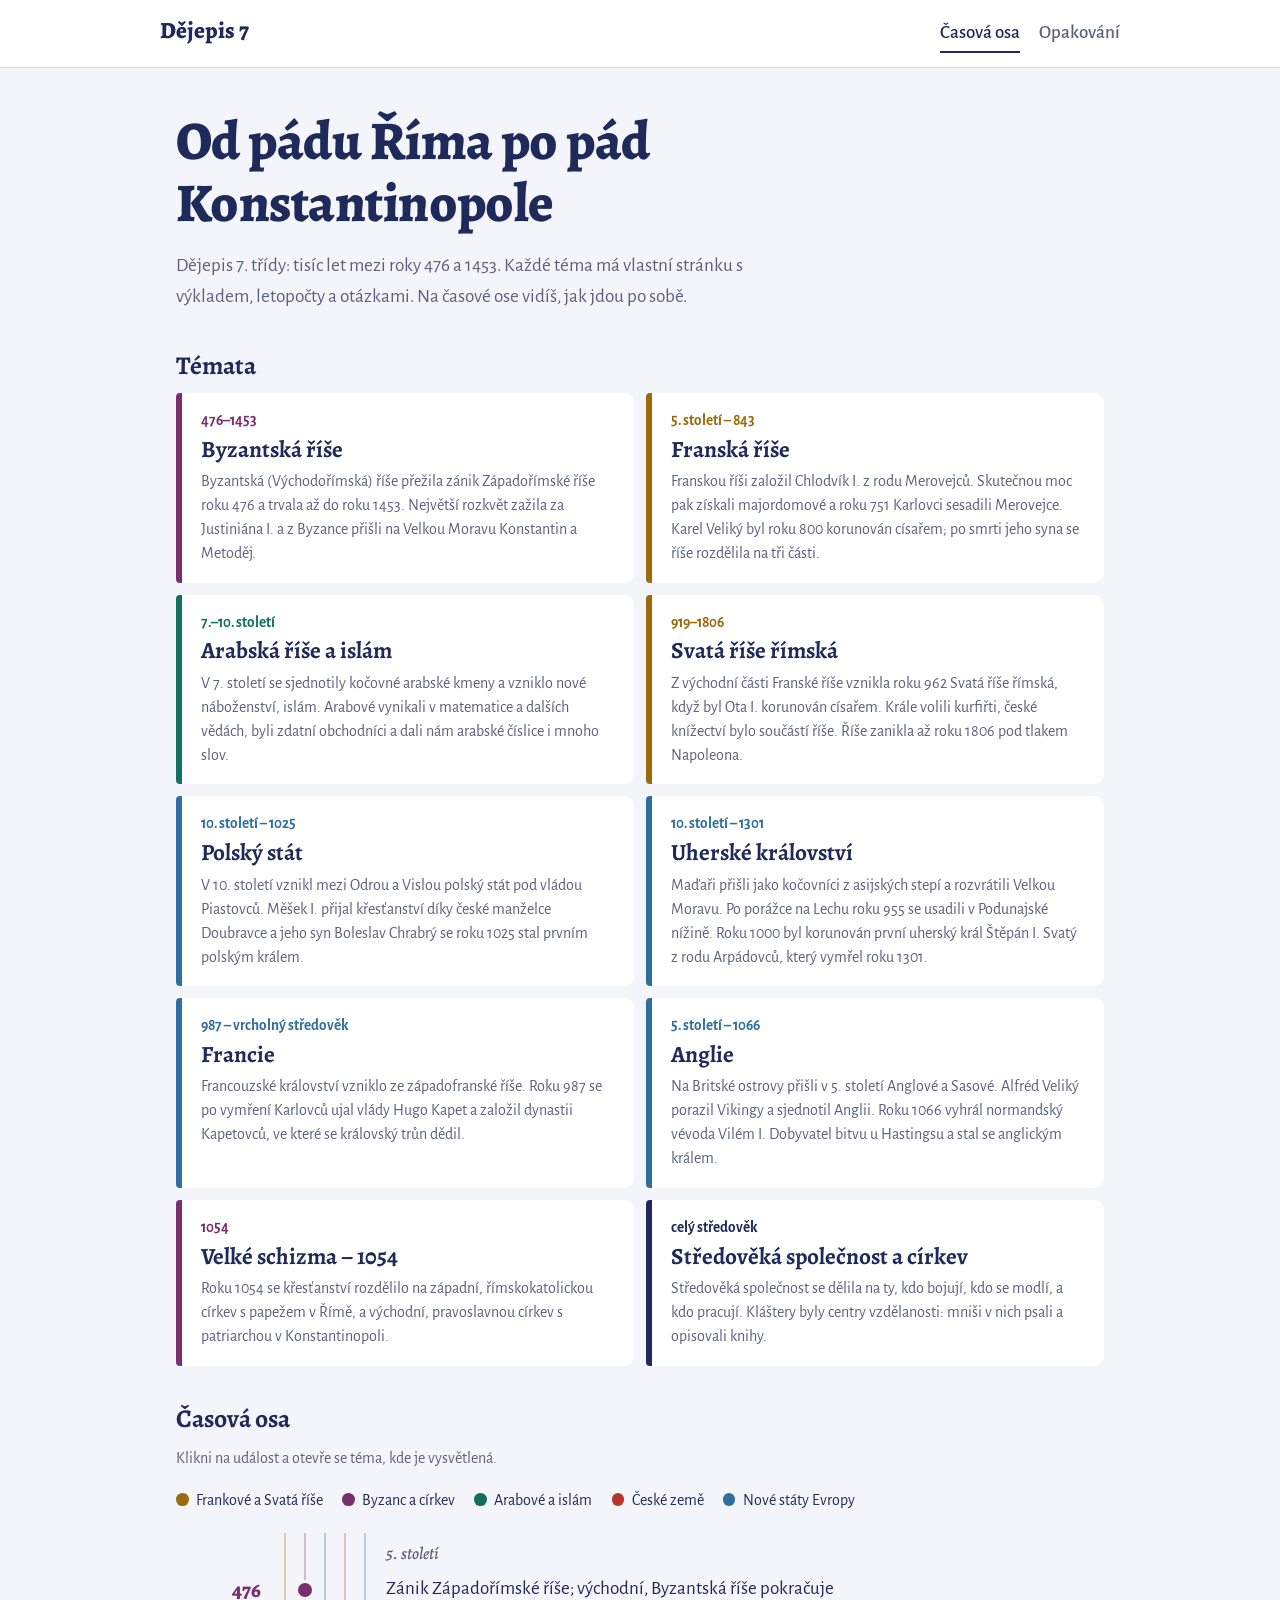
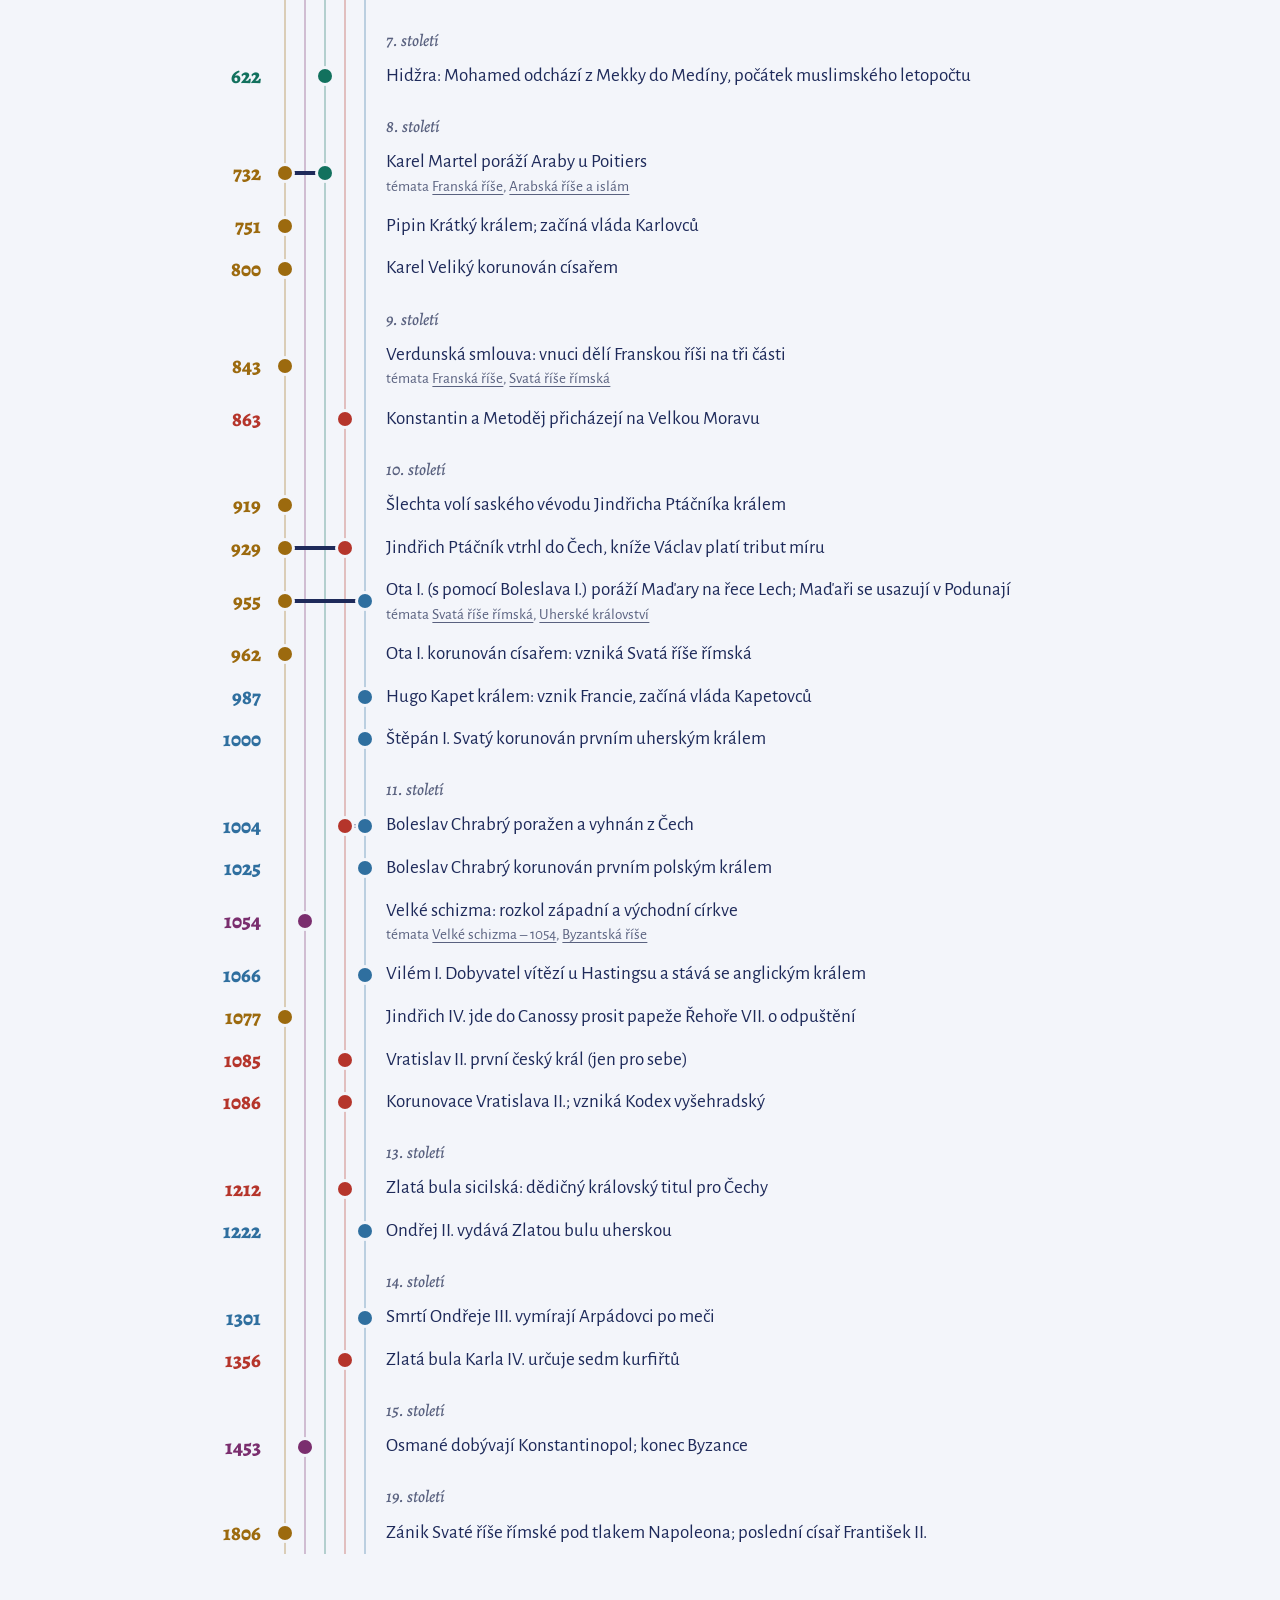
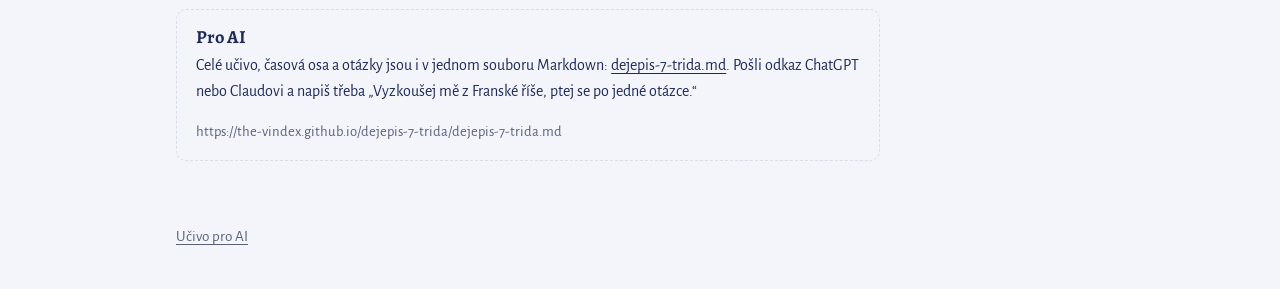
<file: docs/index.html>
<!doctype html><html lang="cs"><head><meta charset="utf-8">
<meta name="viewport" content="width=device-width,initial-scale=1">
<title>Dějepis 7. třída – od pádu Říma po pád Konstantinopole</title><link rel="preconnect" href="https://fonts.googleapis.com"><link rel="preconnect" href="https://fonts.gstatic.com" crossorigin><link rel="stylesheet" href="https://fonts.googleapis.com/css2?family=Alegreya:ital,wght@0,500;0,700;0,800;1,500&family=Alegreya+Sans:ital,wght@0,400;0,500;0,700;1,400&display=swap"><link rel="stylesheet" href="style.css"></head>
<body class="home"><header class="top"><a class="brand" href="index.html">Dějepis 7</a>
<nav><a href="index.html#osa" aria-current="page">Časová osa</a><a href="opakovani.html">Opakování</a></nav></header>
<main><section class="intro"><h1>Od pádu Říma po pád Konstantinopole</h1>
<p>Dějepis 7. třídy: tisíc let mezi roky 476 a 1453. Každé téma má vlastní stránku s výkladem, letopočty a otázkami. Na časové ose vidíš, jak jdou po sobě.</p></section>
<section class="topics"><h2>Témata</h2><ol class="topic-list"><li class="byz"><a href="byzantska-rise.html"><span class="span">476–1453</span><strong>Byzantská říše</strong><span class="sum">Byzantská (Východořímská) říše přežila zánik Západořímské říše roku 476 a trvala až do roku 1453. Největší rozkvět zažila za Justiniána I. a z Byzance přišli na Velkou Moravu Konstantin a Metoděj.</span></a></li><li class="rise"><a href="franska-rise.html"><span class="span">5. století – 843</span><strong>Franská říše</strong><span class="sum">Franskou říši založil Chlodvík I. z rodu Merovejců. Skutečnou moc pak získali majordomové a roku 751 Karlovci sesadili Merovejce. Karel Veliký byl roku 800 korunován císařem; po smrti jeho syna se říše rozdělila na tři části.</span></a></li><li class="isl"><a href="arabska-rise-a-islam.html"><span class="span">7.–10. století</span><strong>Arabská říše a islám</strong><span class="sum">V 7. století se sjednotily kočovné arabské kmeny a vzniklo nové náboženství, islám. Arabové vynikali v matematice a dalších vědách, byli zdatní obchodníci a dali nám arabské číslice i mnoho slov.</span></a></li><li class="rise"><a href="svata-rise-rimska.html"><span class="span">919–1806</span><strong>Svatá říše římská</strong><span class="sum">Z východní části Franské říše vznikla roku 962 Svatá říše římská, když byl Ota I. korunován císařem. Krále volili kurfiřti, české knížectví bylo součástí říše. Říše zanikla až roku 1806 pod tlakem Napoleona.</span></a></li><li class="st"><a href="polsky-stat.html"><span class="span">10. století – 1025</span><strong>Polský stát</strong><span class="sum">V 10. století vznikl mezi Odrou a Vislou polský stát pod vládou Piastovců. Měšek I. přijal křesťanství díky české manželce Doubravce a jeho syn Boleslav Chrabrý se roku 1025 stal prvním polským králem.</span></a></li><li class="st"><a href="uherske-kralovstvi.html"><span class="span">10. století – 1301</span><strong>Uherské království</strong><span class="sum">Maďaři přišli jako kočovníci z asijských stepí a rozvrátili Velkou Moravu. Po porážce na Lechu roku 955 se usadili v Podunajské nížině. Roku 1000 byl korunován první uherský král Štěpán I. Svatý z rodu Arpádovců, který vymřel roku 1301.</span></a></li><li class="st"><a href="francie.html"><span class="span">987 – vrcholný středověk</span><strong>Francie</strong><span class="sum">Francouzské království vzniklo ze západofranské říše. Roku 987 se po vymření Karlovců ujal vlády Hugo Kapet a založil dynastii Kapetovců, ve které se královský trůn dědil.</span></a></li><li class="st"><a href="anglie.html"><span class="span">5. století – 1066</span><strong>Anglie</strong><span class="sum">Na Britské ostrovy přišli v 5. století Anglové a Sasové. Alfréd Veliký porazil Vikingy a sjednotil Anglii. Roku 1066 vyhrál normandský vévoda Vilém I. Dobyvatel bitvu u Hastingsu a stal se anglickým králem.</span></a></li><li class="byz"><a href="velke-schizma.html"><span class="span">1054</span><strong>Velké schizma – 1054</strong><span class="sum">Roku 1054 se křesťanství rozdělilo na západní, římskokatolickou církev s papežem v Římě, a východní, pravoslavnou církev s patriarchou v Konstantinopoli.</span></a></li><li class="ink"><a href="stredoveka-spolecnost.html"><span class="span">celý středověk</span><strong>Středověká společnost a církev</strong><span class="sum">Středověká společnost se dělila na ty, kdo bojují, kdo se modlí, a kdo pracují. Kláštery byly centry vzdělanosti: mniši v nich psali a opisovali knihy.</span></a></li></ol></section>
<section id="osa" class="osa-wrap"><h2>Časová osa</h2><p class="hint">Klikni na událost a otevře se téma, kde je vysvětlená.</p>
<ul class="legend"><li class="rise">Frankové a Svatá říše</li><li class="byz">Byzanc a církev</li><li class="isl">Arabové a islám</li><li class="cz">České země</li><li class="st">Nové státy Evropy</li></ul><ol class="osa"><li class="century"><span>5. století</span></li><li class="ev byz"><span class="year">476</span><span class="lanes"><i class="dot byz" style="--lane:1"></i></span><a href="byzantska-rise.html">Zánik Západořímské říše; východní, Byzantská říše pokračuje</a></li><li class="century"><span>7. století</span></li><li class="ev isl"><span class="year">622</span><span class="lanes"><i class="dot isl" style="--lane:2"></i></span><a href="arabska-rise-a-islam.html">Hidžra: Mohamed odchází z Mekky do Medíny, počátek muslimského letopočtu</a></li><li class="century"><span>8. století</span></li><li class="ev rise"><span class="year">732</span><span class="lanes"><i class="bridge" style="--a:0;--b:2"></i><i class="dot rise" style="--lane:0"></i><i class="dot isl" style="--lane:2"></i></span><span class="what">Karel Martel poráží Araby u Poitiers<span class="also">témata <a href="franska-rise.html">Franská říše</a>, <a href="arabska-rise-a-islam.html">Arabská říše a islám</a></span></span></li><li class="ev rise"><span class="year">751</span><span class="lanes"><i class="dot rise" style="--lane:0"></i></span><a href="franska-rise.html">Pipin Krátký králem; začíná vláda Karlovců</a></li><li class="ev rise"><span class="year">800</span><span class="lanes"><i class="dot rise" style="--lane:0"></i></span><a href="franska-rise.html">Karel Veliký korunován císařem</a></li><li class="century"><span>9. století</span></li><li class="ev rise"><span class="year">843</span><span class="lanes"><i class="dot rise" style="--lane:0"></i></span><span class="what">Verdunská smlouva: vnuci dělí Franskou říši na tři části<span class="also">témata <a href="franska-rise.html">Franská říše</a>, <a href="svata-rise-rimska.html">Svatá říše římská</a></span></span></li><li class="ev cz"><span class="year">863</span><span class="lanes"><i class="dot cz" style="--lane:3"></i></span><a href="byzantska-rise.html">Konstantin a Metoděj přicházejí na Velkou Moravu</a></li><li class="century"><span>10. století</span></li><li class="ev rise"><span class="year">919</span><span class="lanes"><i class="dot rise" style="--lane:0"></i></span><a href="svata-rise-rimska.html">Šlechta volí saského vévodu Jindřicha Ptáčníka králem</a></li><li class="ev rise"><span class="year">929</span><span class="lanes"><i class="bridge" style="--a:0;--b:3"></i><i class="dot rise" style="--lane:0"></i><i class="dot cz" style="--lane:3"></i></span><a href="svata-rise-rimska.html">Jindřich Ptáčník vtrhl do Čech, kníže Václav platí tribut míru</a></li><li class="ev rise"><span class="year">955</span><span class="lanes"><i class="bridge" style="--a:0;--b:4"></i><i class="dot rise" style="--lane:0"></i><i class="dot st" style="--lane:4"></i></span><span class="what">Ota I. (s pomocí Boleslava I.) poráží Maďary na řece Lech; Maďaři se usazují v Podunají<span class="also">témata <a href="svata-rise-rimska.html">Svatá říše římská</a>, <a href="uherske-kralovstvi.html">Uherské království</a></span></span></li><li class="ev rise"><span class="year">962</span><span class="lanes"><i class="dot rise" style="--lane:0"></i></span><a href="svata-rise-rimska.html">Ota I. korunován císařem: vzniká Svatá říše římská</a></li><li class="ev st"><span class="year">987</span><span class="lanes"><i class="dot st" style="--lane:4"></i></span><a href="francie.html">Hugo Kapet králem: vznik Francie, začíná vláda Kapetovců</a></li><li class="ev st"><span class="year">1000</span><span class="lanes"><i class="dot st" style="--lane:4"></i></span><a href="uherske-kralovstvi.html">Štěpán I. Svatý korunován prvním uherským králem</a></li><li class="century"><span>11. století</span></li><li class="ev st"><span class="year">1004</span><span class="lanes"><i class="bridge" style="--a:3;--b:4"></i><i class="dot st" style="--lane:4"></i><i class="dot cz" style="--lane:3"></i></span><a href="polsky-stat.html">Boleslav Chrabrý poražen a vyhnán z Čech</a></li><li class="ev st"><span class="year">1025</span><span class="lanes"><i class="dot st" style="--lane:4"></i></span><a href="polsky-stat.html">Boleslav Chrabrý korunován prvním polským králem</a></li><li class="ev byz"><span class="year">1054</span><span class="lanes"><i class="dot byz" style="--lane:1"></i></span><span class="what">Velké schizma: rozkol západní a východní církve<span class="also">témata <a href="velke-schizma.html">Velké schizma – 1054</a>, <a href="byzantska-rise.html">Byzantská říše</a></span></span></li><li class="ev st"><span class="year">1066</span><span class="lanes"><i class="dot st" style="--lane:4"></i></span><a href="anglie.html">Vilém I. Dobyvatel vítězí u Hastingsu a stává se anglickým králem</a></li><li class="ev rise"><span class="year">1077</span><span class="lanes"><i class="dot rise" style="--lane:0"></i></span><a href="svata-rise-rimska.html">Jindřich IV. jde do Canossy prosit papeže Řehoře VII. o odpuštění</a></li><li class="ev cz"><span class="year">1085</span><span class="lanes"><i class="dot cz" style="--lane:3"></i></span><a href="svata-rise-rimska.html">Vratislav II. první český král (jen pro sebe)</a></li><li class="ev cz"><span class="year">1086</span><span class="lanes"><i class="dot cz" style="--lane:3"></i></span><a href="svata-rise-rimska.html">Korunovace Vratislava II.; vzniká Kodex vyšehradský</a></li><li class="century"><span>13. století</span></li><li class="ev cz"><span class="year">1212</span><span class="lanes"><i class="dot cz" style="--lane:3"></i></span><a href="svata-rise-rimska.html">Zlatá bula sicilská: dědičný královský titul pro Čechy</a></li><li class="ev st"><span class="year">1222</span><span class="lanes"><i class="dot st" style="--lane:4"></i></span><a href="uherske-kralovstvi.html">Ondřej II. vydává Zlatou bulu uherskou</a></li><li class="century"><span>14. století</span></li><li class="ev st"><span class="year">1301</span><span class="lanes"><i class="dot st" style="--lane:4"></i></span><a href="uherske-kralovstvi.html">Smrtí Ondřeje III. vymírají Arpádovci po meči</a></li><li class="ev cz"><span class="year">1356</span><span class="lanes"><i class="dot cz" style="--lane:3"></i></span><a href="svata-rise-rimska.html">Zlatá bula Karla IV. určuje sedm kurfiřtů</a></li><li class="century"><span>15. století</span></li><li class="ev byz"><span class="year">1453</span><span class="lanes"><i class="dot byz" style="--lane:1"></i></span><a href="byzantska-rise.html">Osmané dobývají Konstantinopol; konec Byzance</a></li><li class="century"><span>19. století</span></li><li class="ev rise"><span class="year">1806</span><span class="lanes"><i class="dot rise" style="--lane:0"></i></span><a href="svata-rise-rimska.html">Zánik Svaté říše římské pod tlakem Napoleona; poslední císař František II.</a></li></ol></section>
<section id="ai" class="ai"><h2>Pro AI</h2>
<p>Celé učivo, časová osa a otázky jsou i v jednom souboru Markdown:
<a href="dejepis-7-trida.md">dejepis-7-trida.md</a>. Pošli odkaz ChatGPT nebo Claudovi a napiš třeba
„Vyzkoušej mě z Franské říše, ptej se po jedné otázce.“</p>
<p class="url">https://the-vindex.github.io/dejepis-7-trida/dejepis-7-trida.md</p></section></main>
<footer class="foot"><a href="index.html#ai">Učivo pro AI</a></footer></body></html>
</file>
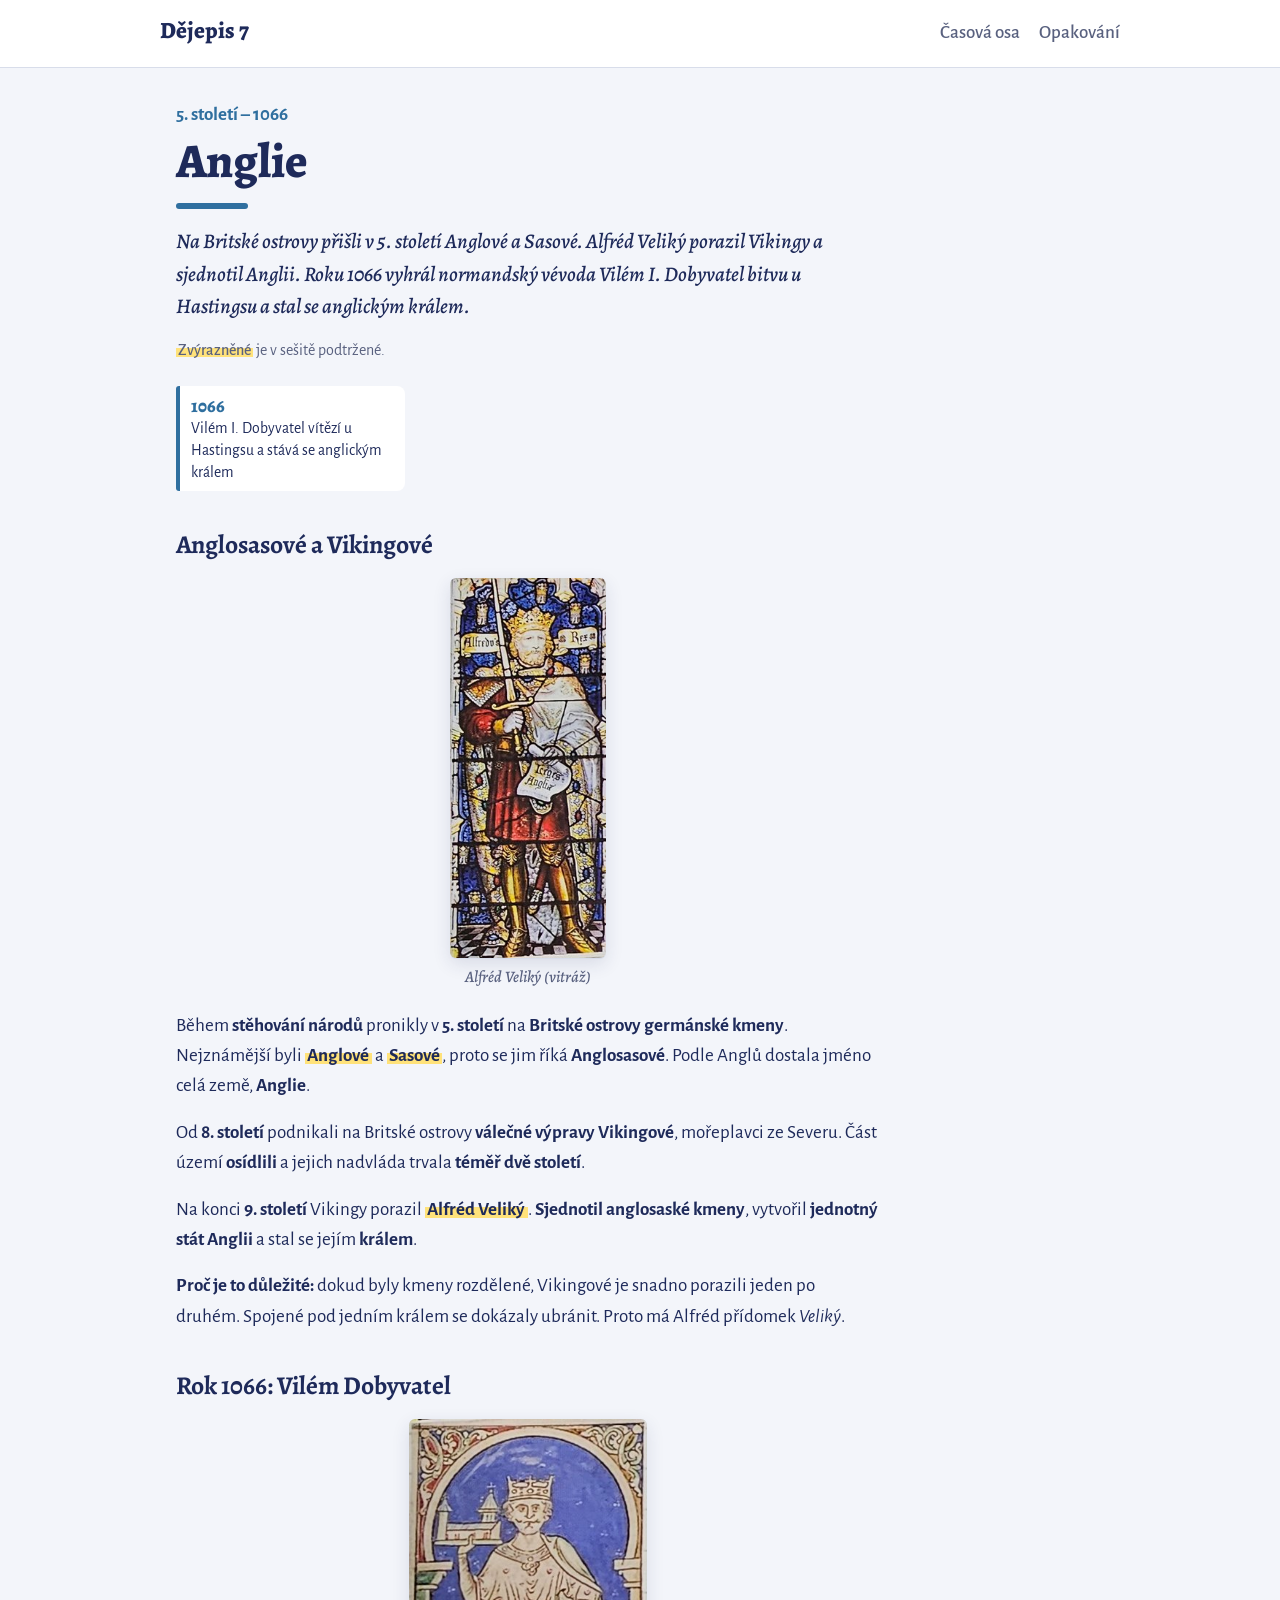
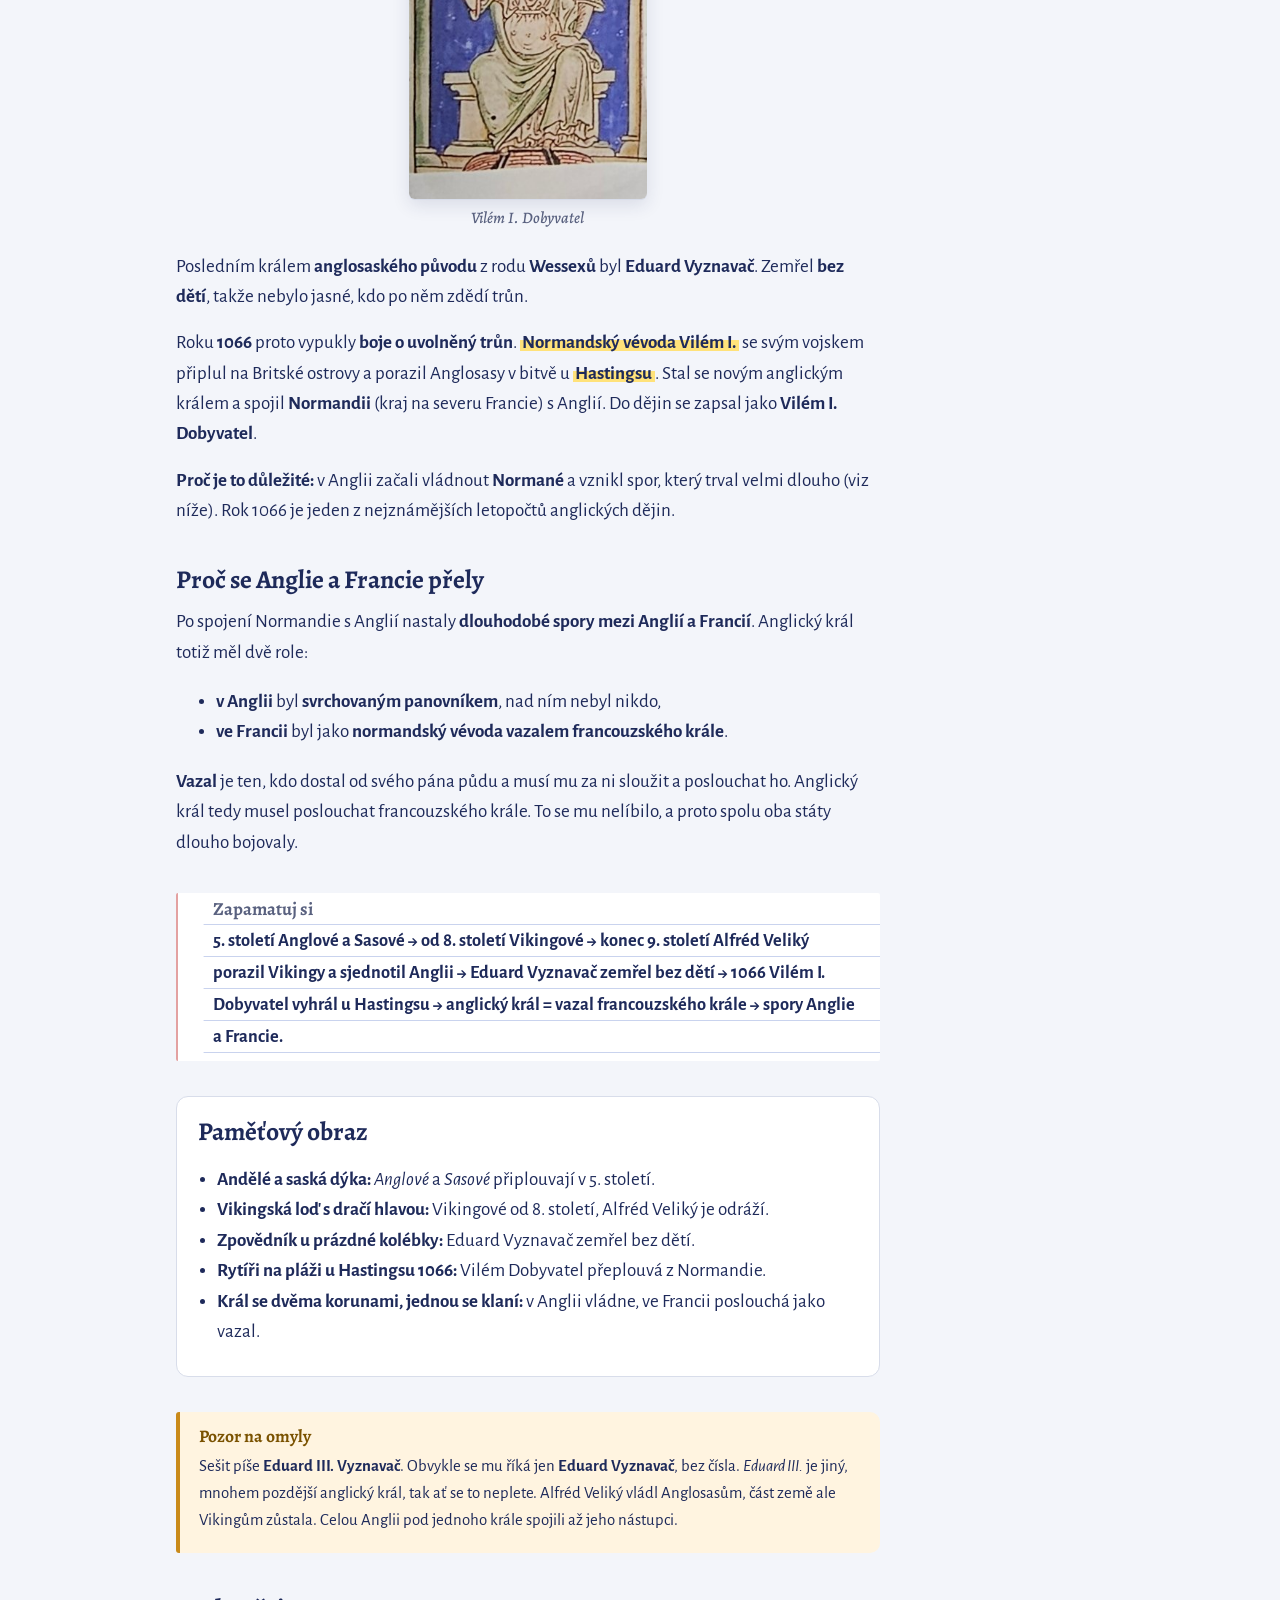
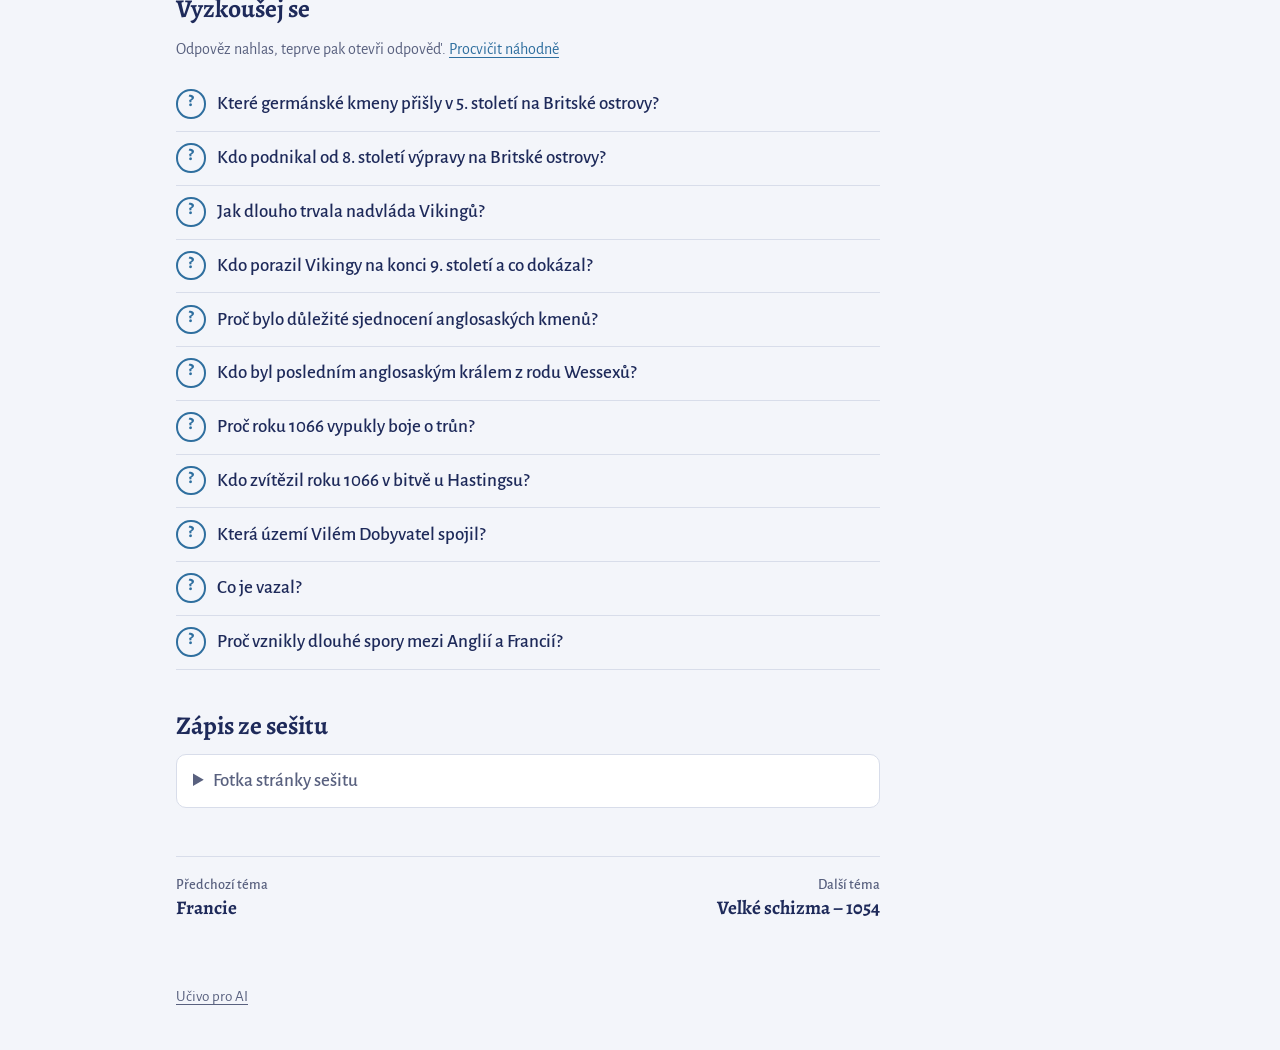
<file: docs/anglie.html>
<!doctype html><html lang="cs"><head><meta charset="utf-8">
<meta name="viewport" content="width=device-width,initial-scale=1">
<title>Anglie – Dějepis 7</title><link rel="preconnect" href="https://fonts.googleapis.com"><link rel="preconnect" href="https://fonts.gstatic.com" crossorigin><link rel="stylesheet" href="https://fonts.googleapis.com/css2?family=Alegreya:ital,wght@0,500;0,700;0,800;1,500&family=Alegreya+Sans:ital,wght@0,400;0,500;0,700;1,400&display=swap"><link rel="stylesheet" href="style.css"></head>
<body class="lane-st"><header class="top"><a class="brand" href="index.html">Dějepis 7</a>
<nav><a href="index.html#osa">Časová osa</a><a href="opakovani.html">Opakování</a></nav></header>
<main><article class="chapter"><header class="chapter-head"><p class="span">5. století – 1066</p><h1>Anglie</h1></header><p class="lead">Na Britské ostrovy přišli v 5. století Anglové a Sasové. Alfréd Veliký porazil Vikingy a sjednotil Anglii. Roku 1066 vyhrál normandský vévoda Vilém I. Dobyvatel bitvu u Hastingsu a stal se anglickým králem.</p><p class="hint"><mark>Zvýrazněné</mark> je v sešitě podtržené.</p><ol class="chips" aria-label="Letopočty tématu"><li class="st"><b>1066</b> Vilém I. Dobyvatel vítězí u Hastingsu a stává se anglickým králem</li></ol>
<h2>Anglosasové a Vikingové</h2>
<div class="figs"><figure><a href="assets/ilustrace/alfred-veliky.jpg" target="_blank"><img loading="lazy" src="assets/ilustrace/alfred-veliky.jpg" alt="Alfréd Veliký (vitráž)"></a><figcaption>Alfréd Veliký (vitráž)</figcaption></figure></div>
<p>Během <strong>stěhování národů</strong> pronikly v <strong>5. století</strong> na <strong>Britské ostrovy</strong> <strong>germánské kmeny</strong>. Nejznámější byli <mark>Anglové</mark> a <mark>Sasové</mark>, proto se jim říká <strong>Anglosasové</strong>. Podle Anglů dostala jméno celá země, <strong>Anglie</strong>.</p>
<p>Od <strong>8. století</strong> podnikali na Britské ostrovy <strong>válečné výpravy Vikingové</strong>, mořeplavci ze Severu. Část území <strong>osídlili</strong> a jejich nadvláda trvala <strong>téměř dvě století</strong>.</p>
<p>Na konci <strong>9. století</strong> Vikingy porazil <mark>Alfréd Veliký</mark>. <strong>Sjednotil anglosaské kmeny</strong>, vytvořil <strong>jednotný stát Anglii</strong> a stal se jejím <strong>králem</strong>.</p>
<p><strong>Proč je to důležité:</strong> dokud byly kmeny rozdělené, Vikingové je snadno porazili jeden po druhém. Spojené pod jedním králem se dokázaly ubránit. Proto má Alfréd přídomek <em>Veliký</em>.</p>
<h2>Rok 1066: Vilém Dobyvatel</h2>
<div class="figs"><figure><a href="assets/ilustrace/vilem-dobyvatel.jpg" target="_blank"><img loading="lazy" src="assets/ilustrace/vilem-dobyvatel.jpg" alt="Vilém I. Dobyvatel"></a><figcaption>Vilém I. Dobyvatel</figcaption></figure></div>
<p>Posledním králem <strong>anglosaského původu</strong> z rodu <strong>Wessexů</strong> byl <strong>Eduard Vyznavač</strong>. Zemřel <strong>bez dětí</strong>, takže nebylo jasné, kdo po něm zdědí trůn.</p>
<p>Roku <strong>1066</strong> proto vypukly <strong>boje o uvolněný trůn</strong>. <mark>Normandský vévoda Vilém I.</mark> se svým vojskem připlul na Britské ostrovy a porazil Anglosasy v bitvě u <mark>Hastingsu</mark>. Stal se novým anglickým králem a spojil <strong>Normandii</strong> (kraj na severu Francie) s Anglií. Do dějin se zapsal jako <strong>Vilém I. Dobyvatel</strong>.</p>
<p><strong>Proč je to důležité:</strong> v Anglii začali vládnout <strong>Normané</strong> a vznikl spor, který trval velmi dlouho (viz níže). Rok 1066 je jeden z nejznámějších letopočtů anglických dějin.</p>
<h2>Proč se Anglie a Francie přely</h2>
<p>Po spojení Normandie s Anglií nastaly <strong>dlouhodobé spory mezi Anglií a Francií</strong>. Anglický král totiž měl dvě role:</p>
<ul>
<li><strong>v Anglii</strong> byl <strong>svrchovaným panovníkem</strong>, nad ním nebyl nikdo,</li>
<li><strong>ve Francii</strong> byl jako <strong>normandský vévoda</strong> <strong>vazalem francouzského krále</strong>.</li>
</ul>
<p><strong>Vazal</strong> je ten, kdo dostal od svého pána půdu a musí mu za ni sloužit a poslouchat ho. Anglický král tedy musel poslouchat francouzského krále. To se mu nelíbilo, a proto spolu oba státy dlouho bojovaly.</p>
<aside class="remember"><h2>Zapamatuj si</h2><p><strong>5. století Anglové a Sasové → od 8. století Vikingové → konec 9. století Alfréd Veliký porazil Vikingy a sjednotil Anglii → Eduard Vyznavač zemřel bez dětí → 1066 Vilém I. Dobyvatel vyhrál u Hastingsu → anglický král = vazal francouzského krále → spory Anglie a Francie.</strong></p></aside>
<section class="mnemo"><h2>Paměťový obraz</h2>
<ul>
<li><strong>Andělé a saská dýka:</strong> <em>Anglové</em> a <em>Sasové</em> připlouvají v 5. století.</li>
<li><strong>Vikingská loď s dračí hlavou:</strong> Vikingové od 8. století, Alfréd Veliký je odráží.</li>
<li><strong>Zpovědník u prázdné kolébky:</strong> Eduard Vyznavač zemřel bez dětí.</li>
<li><strong>Rytíři na pláži u Hastingsu 1066:</strong> Vilém Dobyvatel přeplouvá z Normandie.</li>
<li><strong>Král se dvěma korunami, jednou se klaní:</strong> v Anglii vládne, ve Francii poslouchá jako vazal.</li>
</ul>
</section><aside class="fix"><h2>Pozor na omyly</h2><p>Sešit píše <strong>Eduard III. Vyznavač</strong>. Obvykle se mu říká jen <strong>Eduard Vyznavač</strong>, bez čísla. <em>Eduard III.</em> je jiný, mnohem pozdější anglický král, tak ať se to neplete. Alfréd Veliký vládl Anglosasům, část země ale Vikingům zůstala. Celou Anglii pod jednoho krále spojili až jeho nástupci.</p>
</aside><section class="quiz"><h2>Vyzkoušej se</h2><p class="hint">Odpověz nahlas, teprve pak otevři odpověď. <a href="opakovani.html#anglie">Procvičit náhodně</a></p><details class="q"><summary>Které germánské kmeny přišly v 5. století na Britské ostrovy?</summary><p>Anglové a Sasové.</p></details><details class="q"><summary>Kdo podnikal od 8. století výpravy na Britské ostrovy?</summary><p>Vikingové.</p></details><details class="q"><summary>Jak dlouho trvala nadvláda Vikingů?</summary><p>Téměř dvě století.</p></details><details class="q"><summary>Kdo porazil Vikingy na konci 9. století a co dokázal?</summary><p>Alfréd Veliký; sjednotil anglosaské kmeny a vytvořil jednotný stát Anglii.</p></details><details class="q"><summary>Proč bylo důležité sjednocení anglosaských kmenů?</summary><p>Rozdělené kmeny Vikingové snadno porazili, spojené se ubránily.</p></details><details class="q"><summary>Kdo byl posledním anglosaským králem z rodu Wessexů?</summary><p>Eduard Vyznavač.</p></details><details class="q"><summary>Proč roku 1066 vypukly boje o trůn?</summary><p>Eduard Vyznavač zemřel bez dětí.</p></details><details class="q"><summary>Kdo zvítězil roku 1066 v bitvě u Hastingsu?</summary><p>Normandský vévoda Vilém I. Dobyvatel.</p></details><details class="q"><summary>Která území Vilém Dobyvatel spojil?</summary><p>Normandii a Britské ostrovy (Anglii).</p></details><details class="q"><summary>Co je vazal?</summary><p>Ten, kdo dostal od pána půdu a musí mu za ni sloužit a poslouchat ho.</p></details><details class="q"><summary>Proč vznikly dlouhé spory mezi Anglií a Francií?</summary><p>Anglický král byl v Anglii svrchovaným panovníkem, ale ve Francii jako normandský vévoda vazalem francouzského krále.</p></details></section><section class="notebook"><h2>Zápis ze sešitu</h2>
<details class="sesit">
<summary>Fotka stránky sešitu</summary>
<div class="figs"><figure><a href="assets/sesit-17.jpg" target="_blank"><img loading="lazy" src="assets/sesit-17.jpg" alt="Anglie"></a><figcaption>Anglie</figcaption></figure></div>
</details></section></article><nav class="pager" aria-label="Další témata"><a class="prev" href="francie.html"><small>Předchozí téma</small>Francie</a><a class="next" href="velke-schizma.html"><small>Další téma</small>Velké schizma – 1054</a></nav></main>
<footer class="foot"><a href="index.html#ai">Učivo pro AI</a></footer></body></html>
</file>
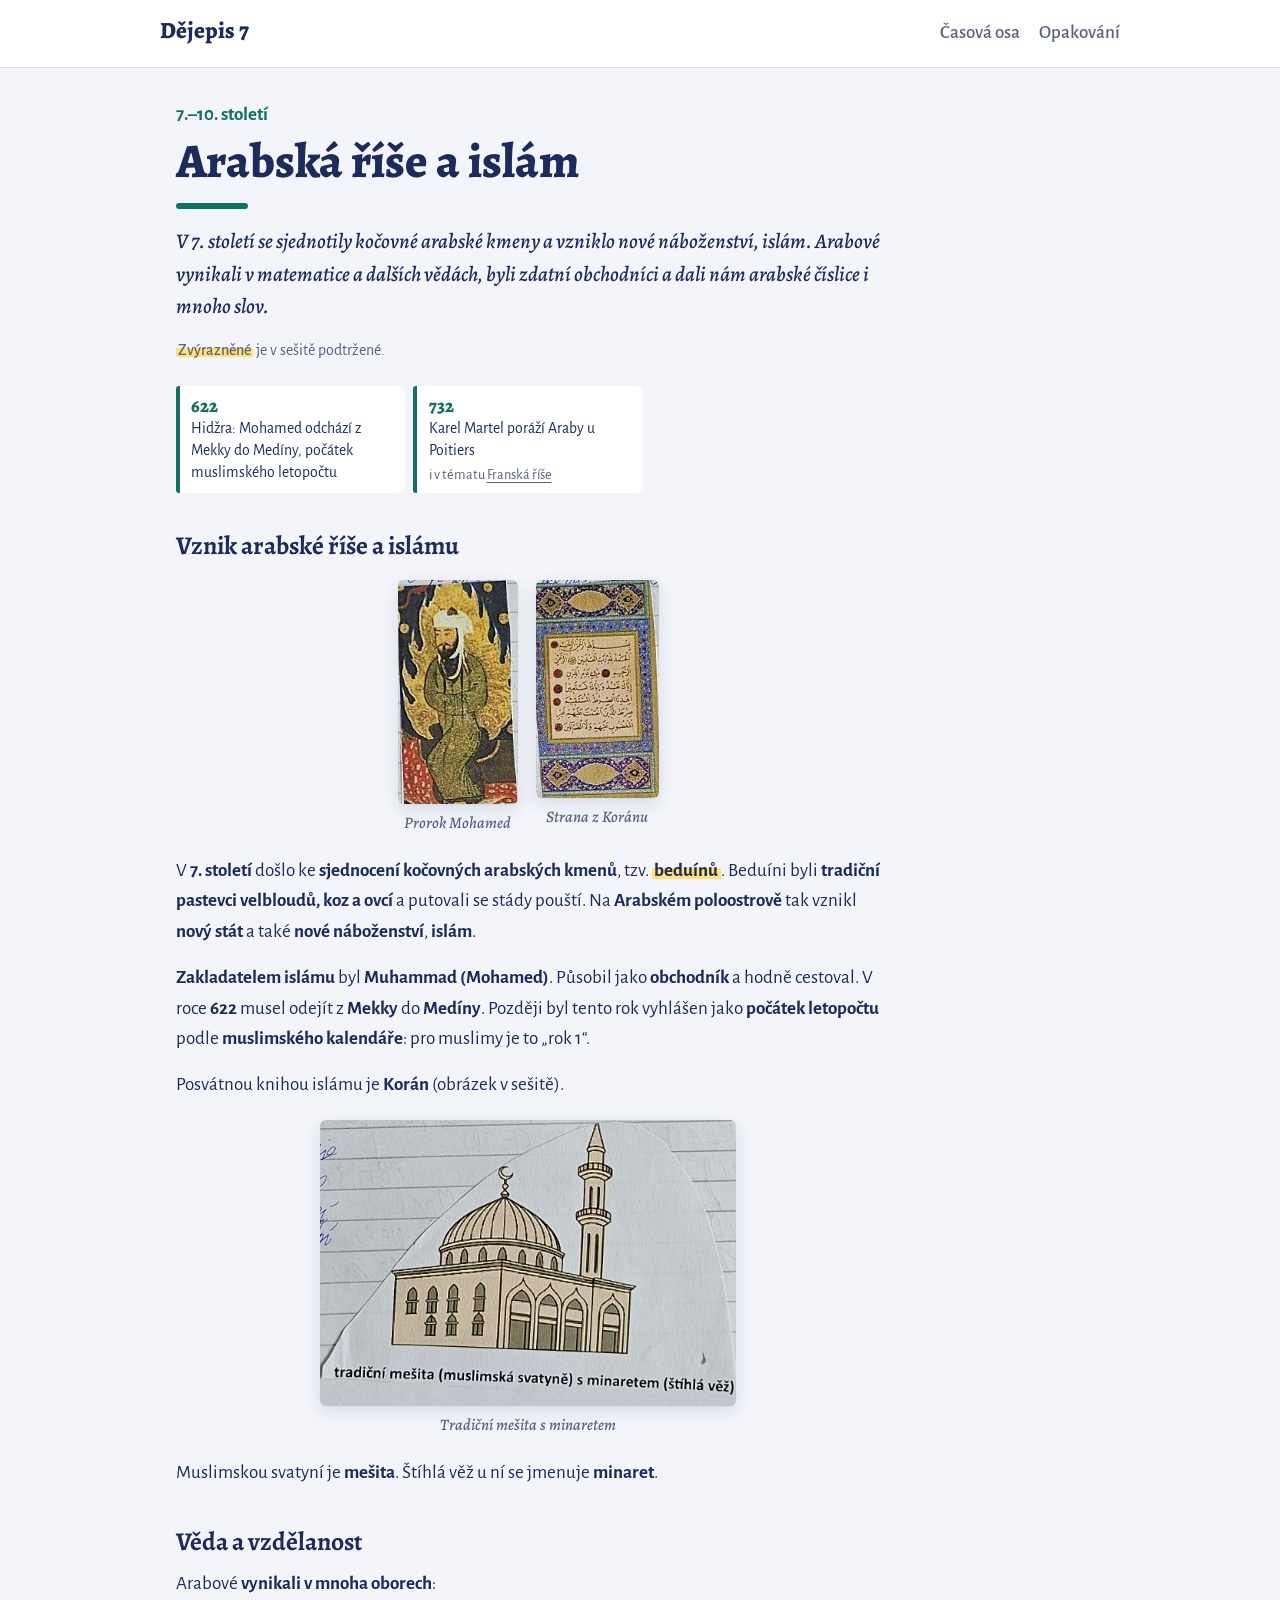
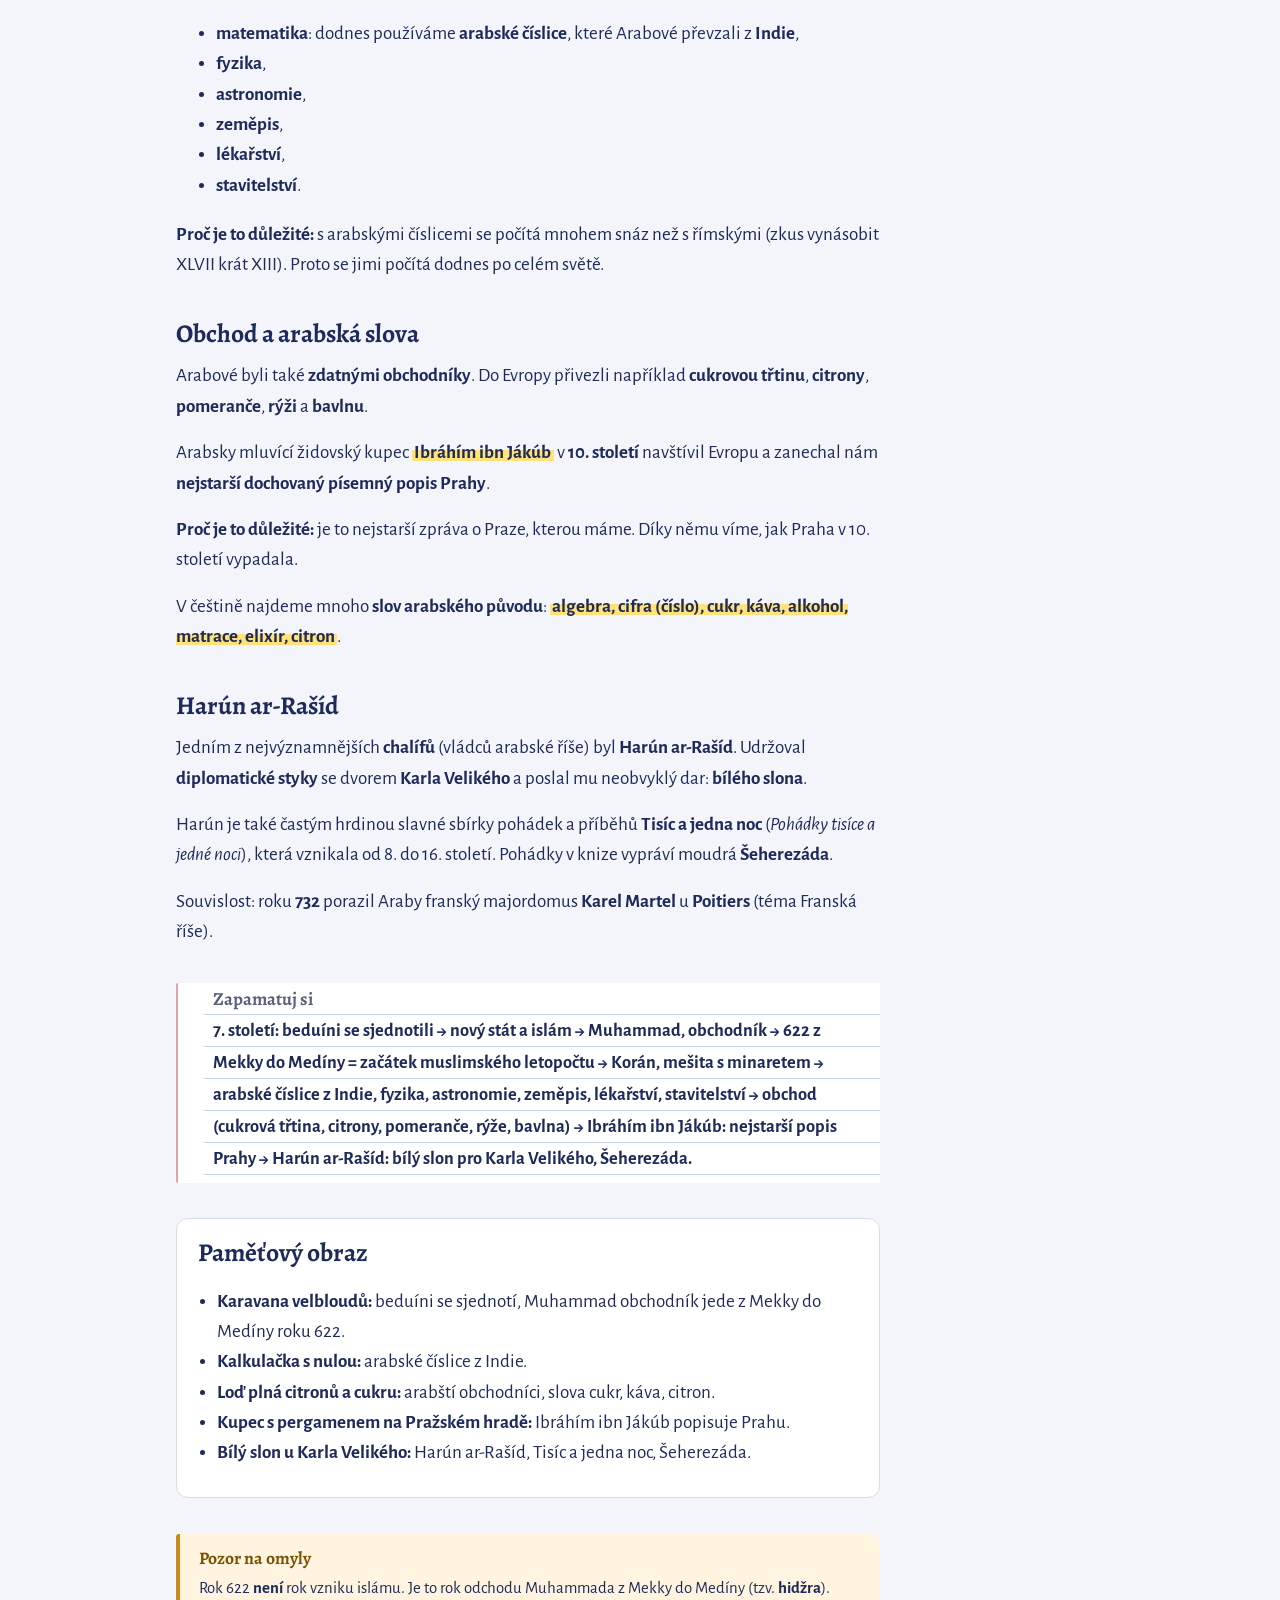
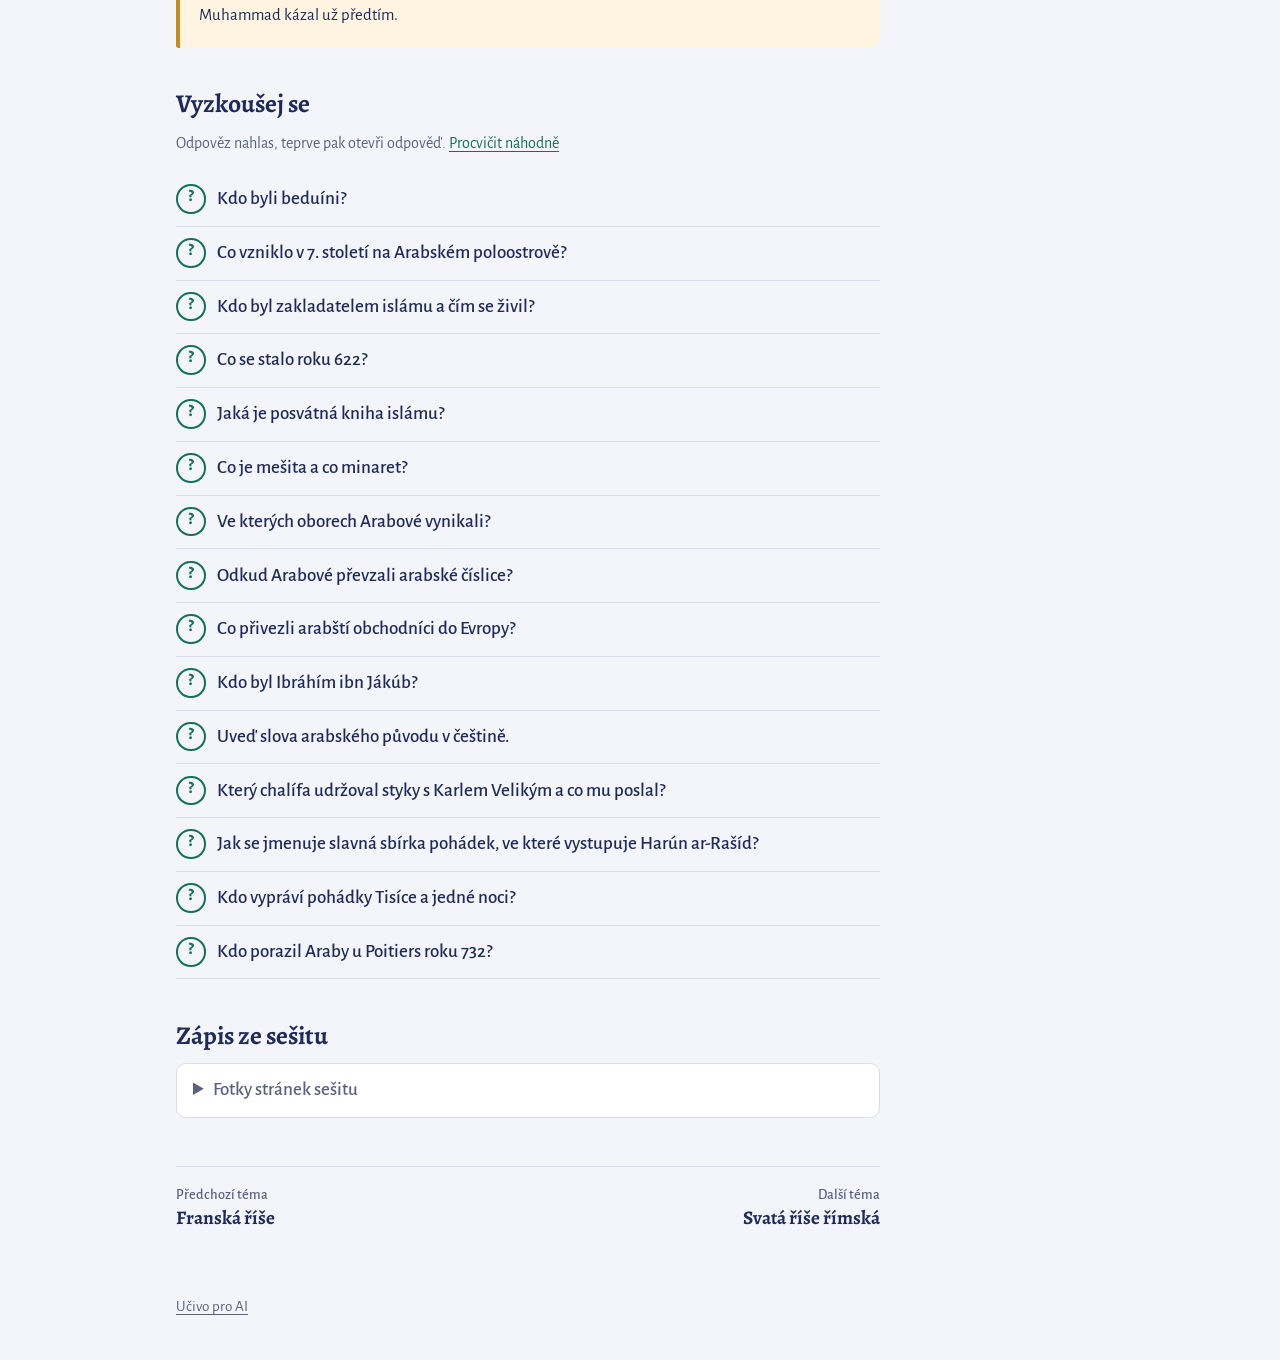
<file: docs/arabska-rise-a-islam.html>
<!doctype html><html lang="cs"><head><meta charset="utf-8">
<meta name="viewport" content="width=device-width,initial-scale=1">
<title>Arabská říše a islám – Dějepis 7</title><link rel="preconnect" href="https://fonts.googleapis.com"><link rel="preconnect" href="https://fonts.gstatic.com" crossorigin><link rel="stylesheet" href="https://fonts.googleapis.com/css2?family=Alegreya:ital,wght@0,500;0,700;0,800;1,500&family=Alegreya+Sans:ital,wght@0,400;0,500;0,700;1,400&display=swap"><link rel="stylesheet" href="style.css"></head>
<body class="lane-isl"><header class="top"><a class="brand" href="index.html">Dějepis 7</a>
<nav><a href="index.html#osa">Časová osa</a><a href="opakovani.html">Opakování</a></nav></header>
<main><article class="chapter"><header class="chapter-head"><p class="span">7.–10. století</p><h1>Arabská říše a islám</h1></header><p class="lead">V 7. století se sjednotily kočovné arabské kmeny a vzniklo nové náboženství, islám. Arabové vynikali v matematice a dalších vědách, byli zdatní obchodníci a dali nám arabské číslice i mnoho slov.</p><p class="hint"><mark>Zvýrazněné</mark> je v sešitě podtržené.</p><ol class="chips" aria-label="Letopočty tématu"><li class="isl"><b>622</b> Hidžra: Mohamed odchází z Mekky do Medíny, počátek muslimského letopočtu</li><li class="isl"><b>732</b> Karel Martel poráží Araby u Poitiers<span class="also">i v tématu <a href="franska-rise.html">Franská říše</a></span></li></ol>
<h2>Vznik arabské říše a islámu</h2>
<div class="figs"><figure><a href="assets/ilustrace/mohamed.jpg" target="_blank"><img loading="lazy" src="assets/ilustrace/mohamed.jpg" alt="Prorok Mohamed"></a><figcaption>Prorok Mohamed</figcaption></figure><figure><a href="assets/ilustrace/koran.jpg" target="_blank"><img loading="lazy" src="assets/ilustrace/koran.jpg" alt="Strana z Koránu"></a><figcaption>Strana z Koránu</figcaption></figure></div>
<p>V <strong>7. století</strong> došlo ke <strong>sjednocení kočovných arabských kmenů</strong>, tzv. <mark>beduínů</mark>. Beduíni byli <strong>tradiční pastevci velbloudů, koz a ovcí</strong> a putovali se stády pouští. Na <strong>Arabském poloostrově</strong> tak vznikl <strong>nový stát</strong> a také <strong>nové náboženství</strong>, <strong>islám</strong>.</p>
<p><strong>Zakladatelem islámu</strong> byl <strong>Muhammad (Mohamed)</strong>. Působil jako <strong>obchodník</strong> a hodně cestoval. V roce <strong>622</strong> musel odejít z <strong>Mekky</strong> do <strong>Medíny</strong>. Později byl tento rok vyhlášen jako <strong>počátek letopočtu</strong> podle <strong>muslimského kalendáře</strong>: pro muslimy je to „rok 1“.</p>
<p>Posvátnou knihou islámu je <strong>Korán</strong> (obrázek v sešitě).</p>
<div class="figs"><figure><a href="assets/ilustrace/mesita.jpg" target="_blank"><img loading="lazy" src="assets/ilustrace/mesita.jpg" alt="Tradiční mešita s minaretem"></a><figcaption>Tradiční mešita s minaretem</figcaption></figure></div>
<p>Muslimskou svatyní je <strong>mešita</strong>. Štíhlá věž u ní se jmenuje <strong>minaret</strong>.</p>
<h2>Věda a vzdělanost</h2>
<p>Arabové <strong>vynikali v mnoha oborech</strong>:</p>
<ul>
<li><strong>matematika</strong>: dodnes používáme <strong>arabské číslice</strong>, které Arabové převzali z <strong>Indie</strong>,</li>
<li><strong>fyzika</strong>,</li>
<li><strong>astronomie</strong>,</li>
<li><strong>zeměpis</strong>,</li>
<li><strong>lékařství</strong>,</li>
<li><strong>stavitelství</strong>.</li>
</ul>
<p><strong>Proč je to důležité:</strong> s arabskými číslicemi se počítá mnohem snáz než s římskými (zkus vynásobit XLVII krát XIII). Proto se jimi počítá dodnes po celém světě.</p>
<h2>Obchod a arabská slova</h2>
<p>Arabové byli také <strong>zdatnými obchodníky</strong>. Do Evropy přivezli například <strong>cukrovou třtinu</strong>, <strong>citrony</strong>, <strong>pomeranče</strong>, <strong>rýži</strong> a <strong>bavlnu</strong>.</p>
<p>Arabsky mluvící židovský kupec <mark>Ibráhím ibn Jákúb</mark> v <strong>10. století</strong> navštívil Evropu a zanechal nám <strong>nejstarší dochovaný písemný popis Prahy</strong>.</p>
<p><strong>Proč je to důležité:</strong> je to nejstarší zpráva o Praze, kterou máme. Díky němu víme, jak Praha v 10. století vypadala.</p>
<p>V češtině najdeme mnoho <strong>slov arabského původu</strong>: <mark>algebra, cifra (číslo), cukr, káva, alkohol, matrace, elixír, citron</mark>.</p>
<h2>Harún ar-Rašíd</h2>
<p>Jedním z nejvýznamnějších <strong>chalífů</strong> (vládců arabské říše) byl <strong>Harún ar-Rašíd</strong>. Udržoval <strong>diplomatické styky</strong> se dvorem <strong>Karla Velikého</strong> a poslal mu neobvyklý dar: <strong>bílého slona</strong>.</p>
<p>Harún je také častým hrdinou slavné sbírky pohádek a příběhů <strong>Tisíc a jedna noc</strong> (<em>Pohádky tisíce a jedné noci</em>), která vznikala od 8. do 16. století. Pohádky v knize vypráví moudrá <strong>Šeherezáda</strong>.</p>
<p>Souvislost: roku <strong>732</strong> porazil Araby franský majordomus <strong>Karel Martel</strong> u <strong>Poitiers</strong> (téma Franská říše).</p>
<aside class="remember"><h2>Zapamatuj si</h2><p><strong>7. století: beduíni se sjednotili → nový stát a islám → Muhammad, obchodník → 622 z Mekky do Medíny = začátek muslimského letopočtu → Korán, mešita s minaretem → arabské číslice z Indie, fyzika, astronomie, zeměpis, lékařství, stavitelství → obchod (cukrová třtina, citrony, pomeranče, rýže, bavlna) → Ibráhím ibn Jákúb: nejstarší popis Prahy → Harún ar-Rašíd: bílý slon pro Karla Velikého, Šeherezáda.</strong></p></aside>
<section class="mnemo"><h2>Paměťový obraz</h2>
<ul>
<li><strong>Karavana velbloudů:</strong> beduíni se sjednotí, Muhammad obchodník jede z Mekky do Medíny roku 622.</li>
<li><strong>Kalkulačka s nulou:</strong> arabské číslice z Indie.</li>
<li><strong>Loď plná citronů a cukru:</strong> arabští obchodníci, slova cukr, káva, citron.</li>
<li><strong>Kupec s pergamenem na Pražském hradě:</strong> Ibráhím ibn Jákúb popisuje Prahu.</li>
<li><strong>Bílý slon u Karla Velikého:</strong> Harún ar-Rašíd, Tisíc a jedna noc, Šeherezáda.</li>
</ul>
</section><aside class="fix"><h2>Pozor na omyly</h2><p>Rok 622 <strong>není</strong> rok vzniku islámu. Je to rok odchodu Muhammada z Mekky do Medíny (tzv. <strong>hidžra</strong>). Muhammad kázal už předtím.</p>
</aside><section class="quiz"><h2>Vyzkoušej se</h2><p class="hint">Odpověz nahlas, teprve pak otevři odpověď. <a href="opakovani.html#arabska-rise-a-islam">Procvičit náhodně</a></p><details class="q"><summary>Kdo byli beduíni?</summary><p>Kočovné arabské kmeny, tradiční pastevci velbloudů, koz a ovcí.</p></details><details class="q"><summary>Co vzniklo v 7. století na Arabském poloostrově?</summary><p>Nový stát (po sjednocení beduínů) a nové náboženství, islám.</p></details><details class="q"><summary>Kdo byl zakladatelem islámu a čím se živil?</summary><p>Muhammad (Mohamed), byl obchodník.</p></details><details class="q"><summary>Co se stalo roku 622?</summary><p>Muhammad musel odejít z Mekky do Medíny; tímto rokem začíná muslimský letopočet.</p></details><details class="q"><summary>Jaká je posvátná kniha islámu?</summary><p>Korán.</p></details><details class="q"><summary>Co je mešita a co minaret?</summary><p>Mešita je muslimská svatyně, minaret štíhlá věž u ní.</p></details><details class="q"><summary>Ve kterých oborech Arabové vynikali?</summary><p>Matematika, fyzika, astronomie, zeměpis, lékařství, stavitelství.</p></details><details class="q"><summary>Odkud Arabové převzali arabské číslice?</summary><p>Z Indie.</p></details><details class="q"><summary>Co přivezli arabští obchodníci do Evropy?</summary><p>Cukrovou třtinu, citrony, pomeranče, rýži, bavlnu.</p></details><details class="q"><summary>Kdo byl Ibráhím ibn Jákúb?</summary><p>Arabsky mluvící židovský kupec, který v 10. století napsal nejstarší dochovaný popis Prahy.</p></details><details class="q"><summary>Uveď slova arabského původu v češtině.</summary><p>Algebra, cifra, cukr, káva, alkohol, matrace, elixír, citron.</p></details><details class="q"><summary>Který chalífa udržoval styky s Karlem Velikým a co mu poslal?</summary><p>Harún ar-Rašíd; bílého slona.</p></details><details class="q"><summary>Jak se jmenuje slavná sbírka pohádek, ve které vystupuje Harún ar-Rašíd?</summary><p>Tisíc a jedna noc (Pohádky tisíce a jedné noci).</p></details><details class="q"><summary>Kdo vypráví pohádky Tisíce a jedné noci?</summary><p>Šeherezáda.</p></details><details class="q"><summary>Kdo porazil Araby u Poitiers roku 732?</summary><p>Franský majordomus Karel Martel.</p></details></section><section class="notebook"><h2>Zápis ze sešitu</h2>
<details class="sesit">
<summary>Fotky stránek sešitu</summary>
<div class="figs"><figure><a href="assets/sesit-03.jpg" target="_blank"><img loading="lazy" src="assets/sesit-03.jpg" alt="Arabská říše"></a><figcaption>Arabská říše</figcaption></figure></div>
<div class="figs"><figure><a href="assets/sesit-04.jpg" target="_blank"><img loading="lazy" src="assets/sesit-04.jpg" alt="Pracovní list: Harún ar-Rašíd"></a><figcaption>Pracovní list: Harún ar-Rašíd</figcaption></figure></div>
<div class="figs"><figure><a href="assets/sesit-02.jpg" target="_blank"><img loading="lazy" src="assets/sesit-02.jpg" alt="Dokončení: obchod a arabská slova"></a><figcaption>Dokončení: obchod a arabská slova</figcaption></figure></div>
</details></section></article><nav class="pager" aria-label="Další témata"><a class="prev" href="franska-rise.html"><small>Předchozí téma</small>Franská říše</a><a class="next" href="svata-rise-rimska.html"><small>Další téma</small>Svatá říše římská</a></nav></main>
<footer class="foot"><a href="index.html#ai">Učivo pro AI</a></footer></body></html>
</file>
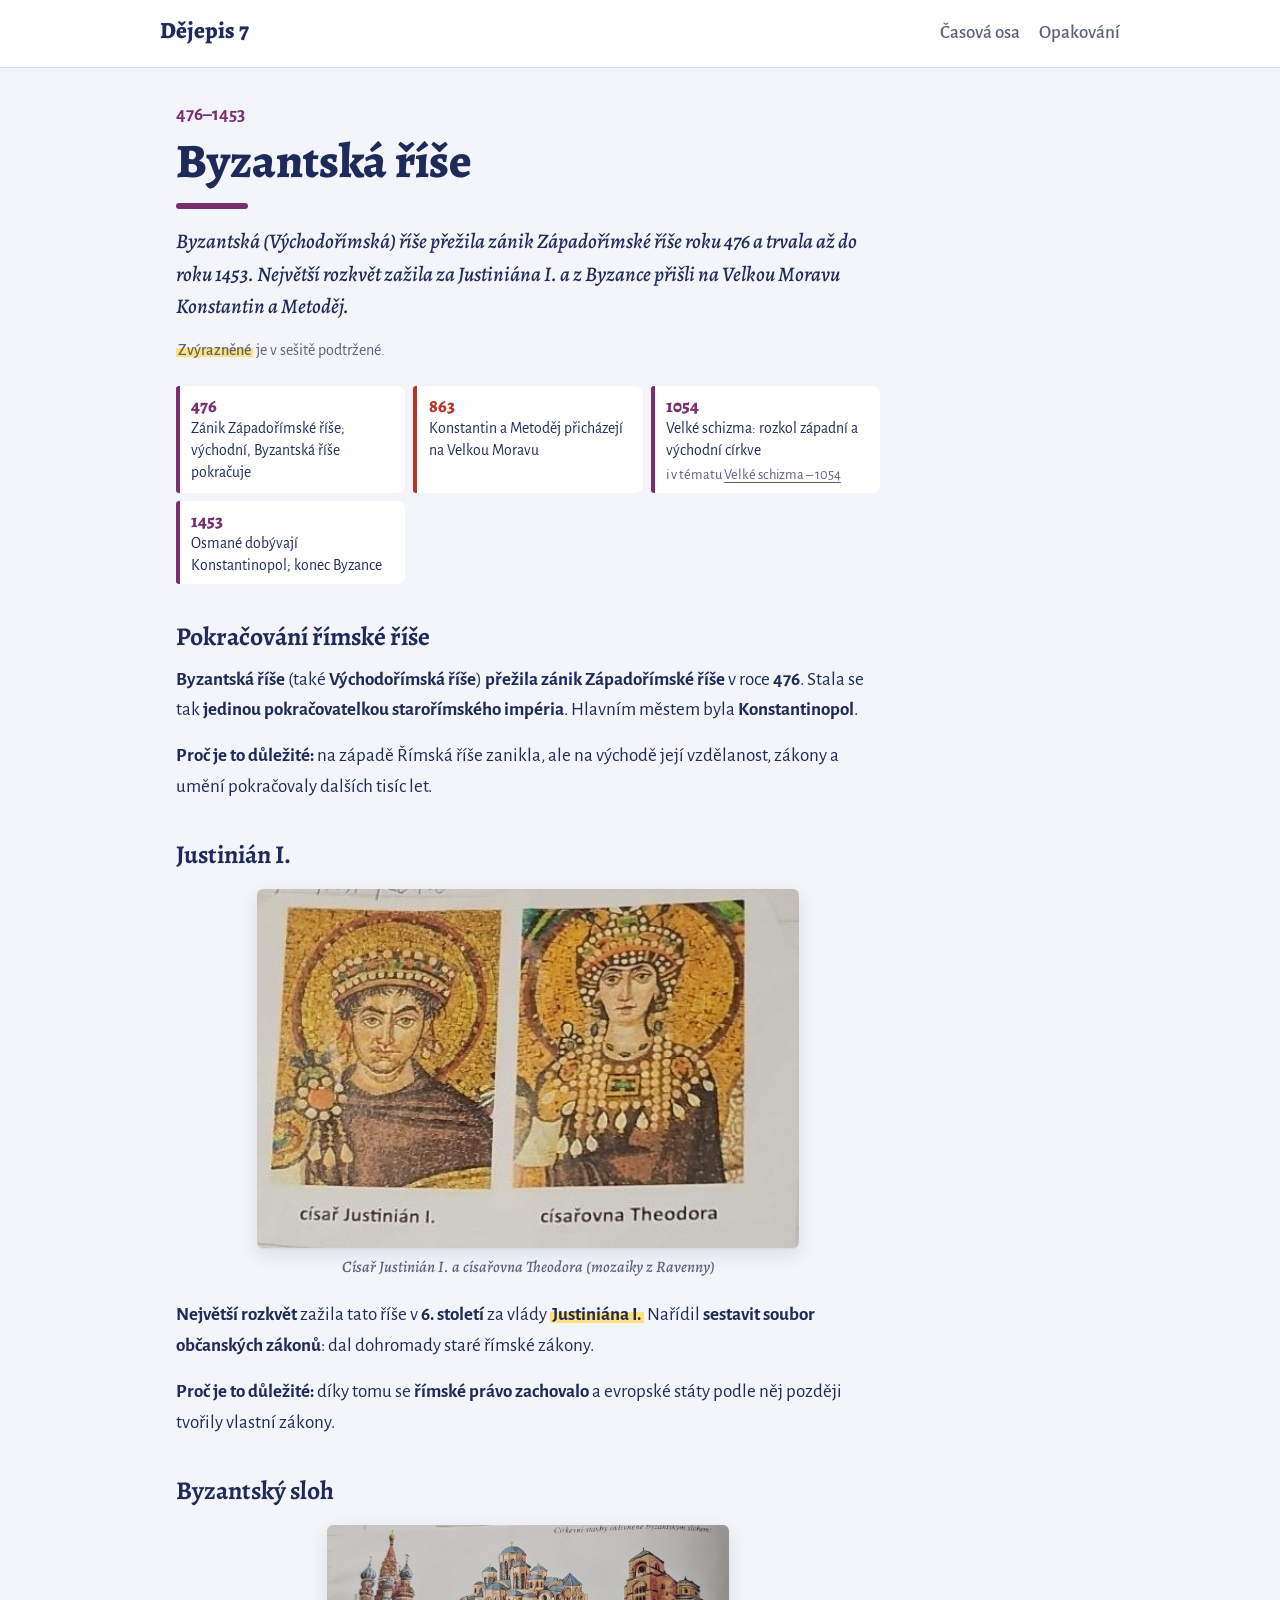
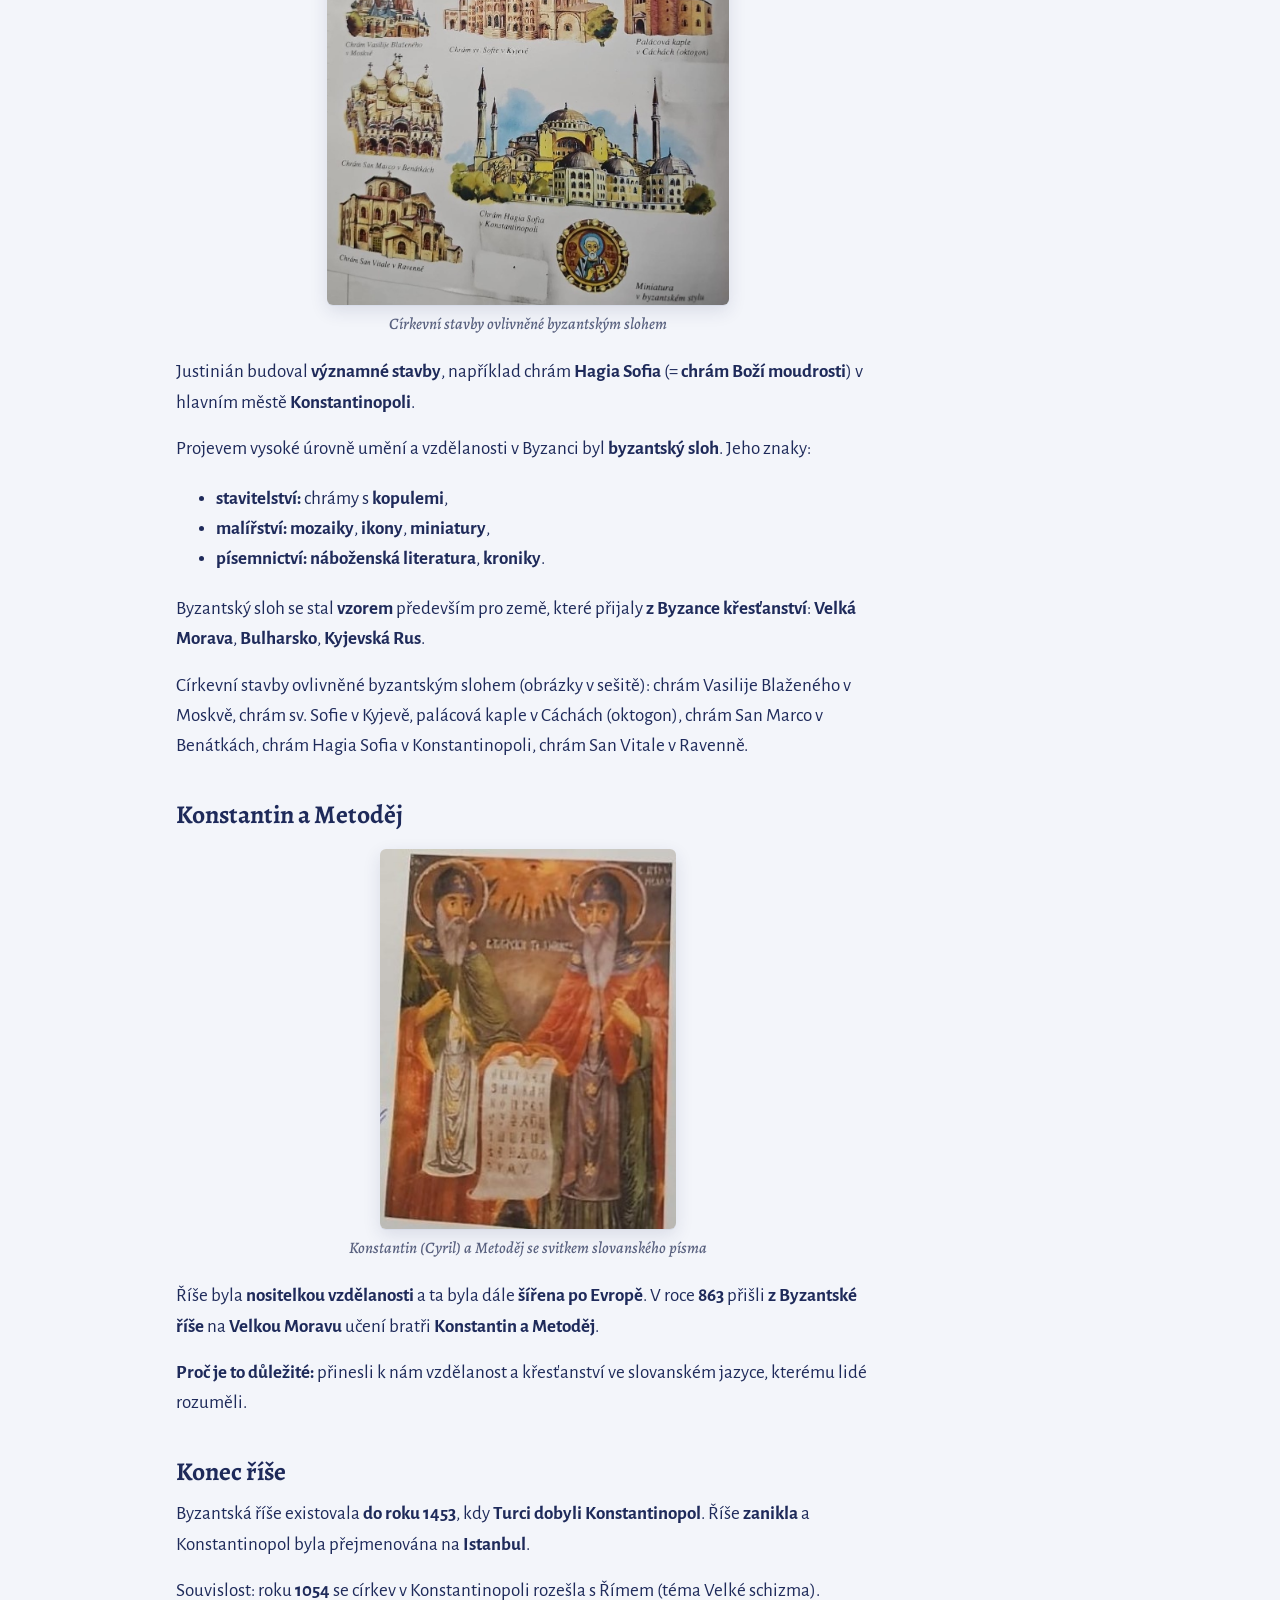
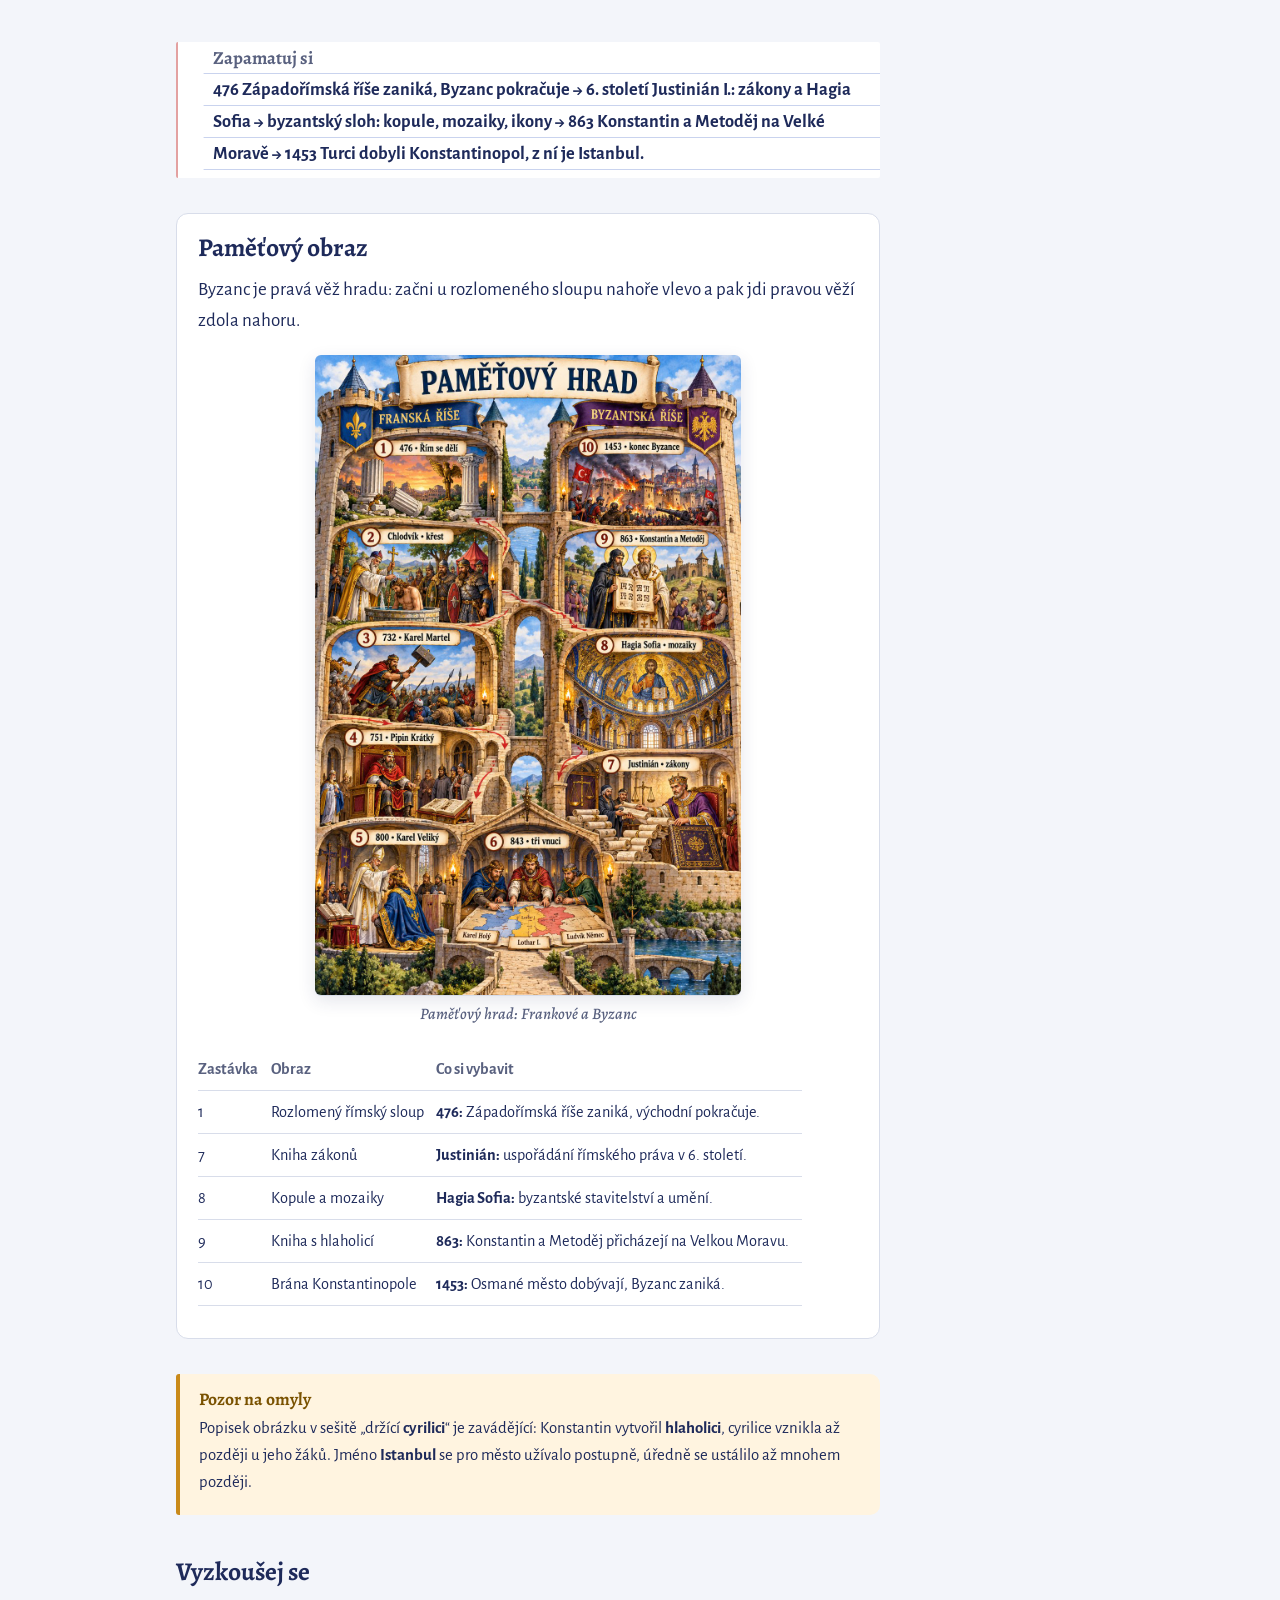
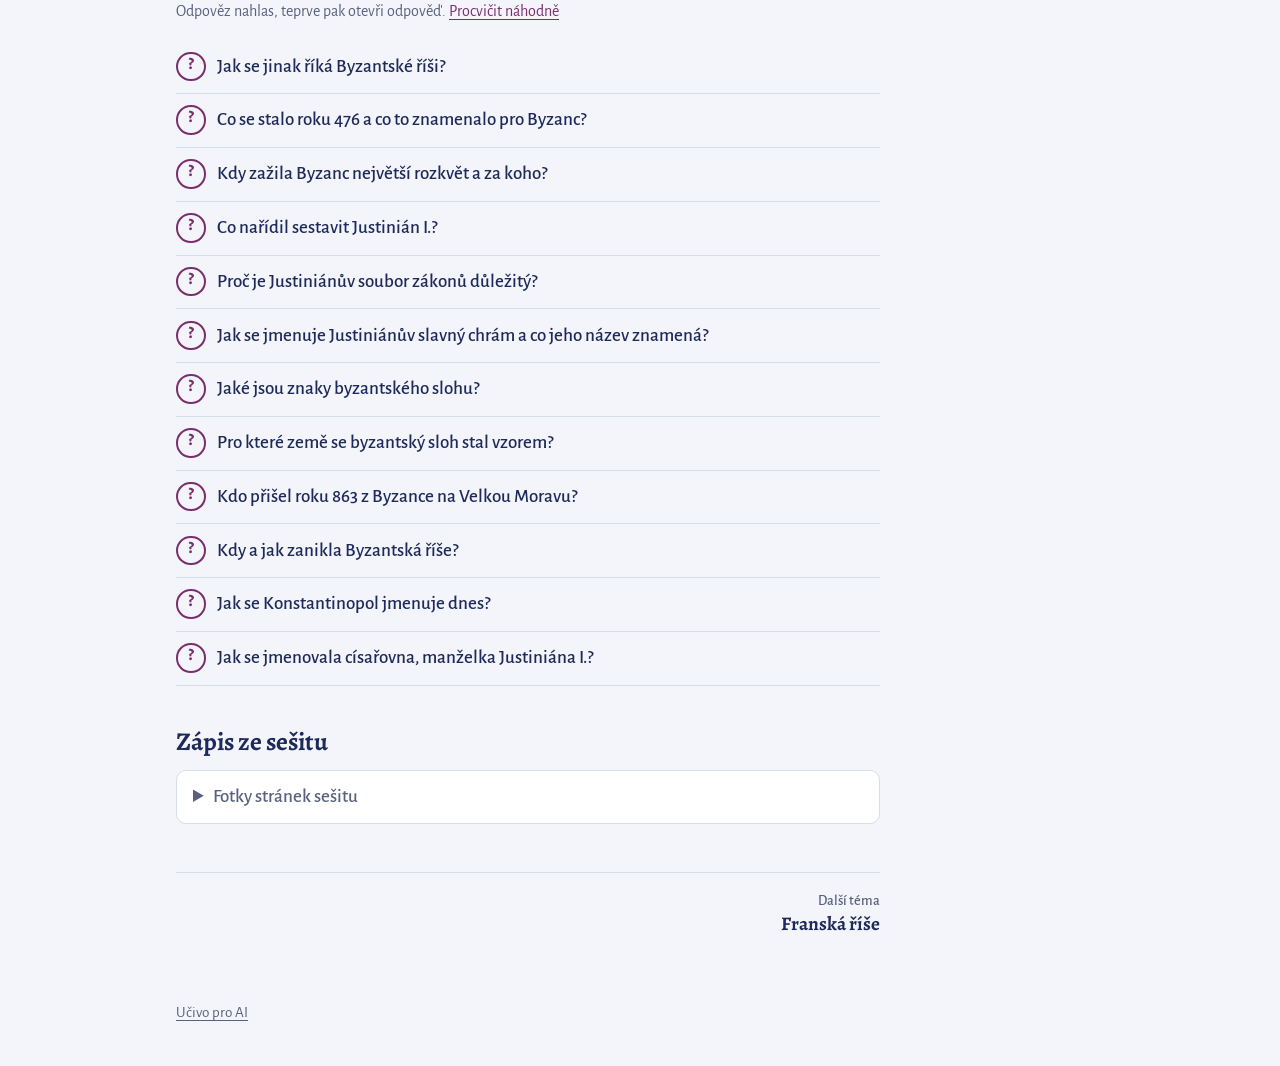
<file: docs/byzantska-rise.html>
<!doctype html><html lang="cs"><head><meta charset="utf-8">
<meta name="viewport" content="width=device-width,initial-scale=1">
<title>Byzantská říše – Dějepis 7</title><link rel="preconnect" href="https://fonts.googleapis.com"><link rel="preconnect" href="https://fonts.gstatic.com" crossorigin><link rel="stylesheet" href="https://fonts.googleapis.com/css2?family=Alegreya:ital,wght@0,500;0,700;0,800;1,500&family=Alegreya+Sans:ital,wght@0,400;0,500;0,700;1,400&display=swap"><link rel="stylesheet" href="style.css"></head>
<body class="lane-byz"><header class="top"><a class="brand" href="index.html">Dějepis 7</a>
<nav><a href="index.html#osa">Časová osa</a><a href="opakovani.html">Opakování</a></nav></header>
<main><article class="chapter"><header class="chapter-head"><p class="span">476–1453</p><h1>Byzantská říše</h1></header><p class="lead">Byzantská (Východořímská) říše přežila zánik Západořímské říše roku 476 a trvala až do roku 1453. Největší rozkvět zažila za Justiniána I. a z Byzance přišli na Velkou Moravu Konstantin a Metoděj.</p><p class="hint"><mark>Zvýrazněné</mark> je v sešitě podtržené.</p><ol class="chips" aria-label="Letopočty tématu"><li class="byz"><b>476</b> Zánik Západořímské říše; východní, Byzantská říše pokračuje</li><li class="cz"><b>863</b> Konstantin a Metoděj přicházejí na Velkou Moravu</li><li class="byz"><b>1054</b> Velké schizma: rozkol západní a východní církve<span class="also">i v tématu <a href="velke-schizma.html">Velké schizma – 1054</a></span></li><li class="byz"><b>1453</b> Osmané dobývají Konstantinopol; konec Byzance</li></ol>
<h2>Pokračování římské říše</h2>
<p><strong>Byzantská říše</strong> (také <strong>Východořímská říše</strong>) <strong>přežila zánik Západořímské říše</strong> v roce <strong>476</strong>. Stala se tak <strong>jedinou pokračovatelkou starořímského impéria</strong>. Hlavním městem byla <strong>Konstantinopol</strong>.</p>
<p><strong>Proč je to důležité:</strong> na západě Římská říše zanikla, ale na východě její vzdělanost, zákony a umění pokračovaly dalších tisíc let.</p>
<h2>Justinián I.</h2>
<div class="figs"><figure><a href="assets/ilustrace/justinian-theodora.jpg" target="_blank"><img loading="lazy" src="assets/ilustrace/justinian-theodora.jpg" alt="Císař Justinián I. a císařovna Theodora (mozaiky z Ravenny)"></a><figcaption>Císař Justinián I. a císařovna Theodora (mozaiky z Ravenny)</figcaption></figure></div>
<p><strong>Největší rozkvět</strong> zažila tato říše v <strong>6. století</strong> za vlády <mark>Justiniána I.</mark> Nařídil <strong>sestavit soubor občanských zákonů</strong>: dal dohromady staré římské zákony.</p>
<p><strong>Proč je to důležité:</strong> díky tomu se <strong>římské právo zachovalo</strong> a evropské státy podle něj později tvořily vlastní zákony.</p>
<h2>Byzantský sloh</h2>
<div class="figs"><figure><a href="assets/ilustrace/byzantske-stavby.jpg" target="_blank"><img loading="lazy" src="assets/ilustrace/byzantske-stavby.jpg" alt="Církevní stavby ovlivněné byzantským slohem"></a><figcaption>Církevní stavby ovlivněné byzantským slohem</figcaption></figure></div>
<p>Justinián budoval <strong>významné stavby</strong>, například chrám <strong>Hagia Sofia</strong> (= <strong>chrám Boží moudrosti</strong>) v hlavním městě <strong>Konstantinopoli</strong>.</p>
<p>Projevem vysoké úrovně umění a vzdělanosti v Byzanci byl <strong>byzantský sloh</strong>. Jeho znaky:</p>
<ul>
<li><strong>stavitelství:</strong> chrámy s <strong>kopulemi</strong>,</li>
<li><strong>malířství:</strong> <strong>mozaiky</strong>, <strong>ikony</strong>, <strong>miniatury</strong>,</li>
<li><strong>písemnictví:</strong> <strong>náboženská literatura</strong>, <strong>kroniky</strong>.</li>
</ul>
<p>Byzantský sloh se stal <strong>vzorem</strong> především pro země, které přijaly <strong>z Byzance křesťanství</strong>: <strong>Velká Morava</strong>, <strong>Bulharsko</strong>, <strong>Kyjevská Rus</strong>.</p>
<p>Církevní stavby ovlivněné byzantským slohem (obrázky v sešitě): chrám Vasilije Blaženého v Moskvě, chrám sv. Sofie v Kyjevě, palácová kaple v Cáchách (oktogon), chrám San Marco v Benátkách, chrám Hagia Sofia v Konstantinopoli, chrám San Vitale v Ravenně.</p>
<h2>Konstantin a Metoděj</h2>
<div class="figs"><figure><a href="assets/ilustrace/cyril-metodej.jpg" target="_blank"><img loading="lazy" src="assets/ilustrace/cyril-metodej.jpg" alt="Konstantin (Cyril) a Metoděj se svitkem slovanského písma"></a><figcaption>Konstantin (Cyril) a Metoděj se svitkem slovanského písma</figcaption></figure></div>
<p>Říše byla <strong>nositelkou vzdělanosti</strong> a ta byla dále <strong>šířena po Evropě</strong>. V roce <strong>863</strong> přišli <strong>z Byzantské říše</strong> na <strong>Velkou Moravu</strong> učení bratři <strong>Konstantin a Metoděj</strong>.</p>
<p><strong>Proč je to důležité:</strong> přinesli k nám vzdělanost a křesťanství ve slovanském jazyce, kterému lidé rozuměli.</p>
<h2>Konec říše</h2>
<p>Byzantská říše existovala <strong>do roku 1453</strong>, kdy <strong>Turci dobyli Konstantinopol</strong>. Říše <strong>zanikla</strong> a Konstantinopol byla přejmenována na <strong>Istanbul</strong>.</p>
<p>Souvislost: roku <strong>1054</strong> se církev v Konstantinopoli rozešla s Římem (téma Velké schizma).</p>
<aside class="remember"><h2>Zapamatuj si</h2><p><strong>476 Západořímská říše zaniká, Byzanc pokračuje → 6. století Justinián I.: zákony a Hagia Sofia → byzantský sloh: kopule, mozaiky, ikony → 863 Konstantin a Metoděj na Velké Moravě → 1453 Turci dobyli Konstantinopol, z ní je Istanbul.</strong></p></aside>
<section class="mnemo"><h2>Paměťový obraz</h2>
<p>Byzanc je pravá věž hradu: začni u rozlomeného sloupu nahoře vlevo a pak jdi pravou věží zdola nahoru.</p>
<div class="figs"><figure><a href="assets/pametovy-hrad.jpg" target="_blank"><img loading="lazy" src="assets/pametovy-hrad.jpg" alt="Paměťový hrad: Frankové a Byzanc"></a><figcaption>Paměťový hrad: Frankové a Byzanc</figcaption></figure></div>
<table>
<thead>
<tr>
<th>Zastávka</th>
<th>Obraz</th>
<th>Co si vybavit</th>
</tr>
</thead>
<tbody>
<tr>
<td>1</td>
<td>Rozlomený římský sloup</td>
<td><strong>476:</strong> Západořímská říše zaniká, východní pokračuje.</td>
</tr>
<tr>
<td>7</td>
<td>Kniha zákonů</td>
<td><strong>Justinián:</strong> uspořádání římského práva v 6. století.</td>
</tr>
<tr>
<td>8</td>
<td>Kopule a mozaiky</td>
<td><strong>Hagia Sofia:</strong> byzantské stavitelství a umění.</td>
</tr>
<tr>
<td>9</td>
<td>Kniha s hlaholicí</td>
<td><strong>863:</strong> Konstantin a Metoděj přicházejí na Velkou Moravu.</td>
</tr>
<tr>
<td>10</td>
<td>Brána Konstantinopole</td>
<td><strong>1453:</strong> Osmané město dobývají, Byzanc zaniká.</td>
</tr>
</tbody>
</table>
</section><aside class="fix"><h2>Pozor na omyly</h2><p>Popisek obrázku v sešitě „držící <strong>cyrilici</strong>“ je zavádějící: Konstantin vytvořil <strong>hlaholici</strong>, cyrilice vznikla až později u jeho žáků. Jméno <strong>Istanbul</strong> se pro město užívalo postupně, úředně se ustálilo až mnohem později.</p>
</aside><section class="quiz"><h2>Vyzkoušej se</h2><p class="hint">Odpověz nahlas, teprve pak otevři odpověď. <a href="opakovani.html#byzantska-rise">Procvičit náhodně</a></p><details class="q"><summary>Jak se jinak říká Byzantské říši?</summary><p>Východořímská říše.</p></details><details class="q"><summary>Co se stalo roku 476 a co to znamenalo pro Byzanc?</summary><p>Zanikla Západořímská říše; Byzanc přežila a stala se jedinou pokračovatelkou starořímského impéria.</p></details><details class="q"><summary>Kdy zažila Byzanc největší rozkvět a za koho?</summary><p>V 6. století za vlády Justiniána I.</p></details><details class="q"><summary>Co nařídil sestavit Justinián I.?</summary><p>Soubor občanských zákonů.</p></details><details class="q"><summary>Proč je Justiniánův soubor zákonů důležitý?</summary><p>Zachovalo se díky němu římské právo, podle kterého se později řídily evropské státy.</p></details><details class="q"><summary>Jak se jmenuje Justiniánův slavný chrám a co jeho název znamená?</summary><p>Hagia Sofia, chrám Boží moudrosti, v Konstantinopoli.</p></details><details class="q"><summary>Jaké jsou znaky byzantského slohu?</summary><p>Stavitelství: chrámy s kopulemi; malířství: mozaiky, ikony, miniatury; písemnictví: náboženská literatura, kroniky.</p></details><details class="q"><summary>Pro které země se byzantský sloh stal vzorem?</summary><p>Pro země, které přijaly z Byzance křesťanství: Velká Morava, Bulharsko, Kyjevská Rus.</p></details><details class="q"><summary>Kdo přišel roku 863 z Byzance na Velkou Moravu?</summary><p>Učení bratři Konstantin a Metoděj.</p></details><details class="q"><summary>Kdy a jak zanikla Byzantská říše?</summary><p>Roku 1453, kdy Turci dobyli Konstantinopol.</p></details><details class="q"><summary>Jak se Konstantinopol jmenuje dnes?</summary><p>Istanbul.</p></details><details class="q"><summary>Jak se jmenovala císařovna, manželka Justiniána I.?</summary><p>Theodora.</p></details></section><section class="notebook"><h2>Zápis ze sešitu</h2>
<details class="sesit">
<summary>Fotky stránek sešitu</summary>
<div class="figs"><figure><a href="assets/sesit-07.jpg" target="_blank"><img loading="lazy" src="assets/sesit-07.jpg" alt="Zápis o Byzanci, Justiniánovi a věrozvěstech"></a><figcaption>Zápis o Byzanci, Justiniánovi a věrozvěstech</figcaption></figure></div>
<div class="figs"><figure><a href="assets/sesit-11.jpg" target="_blank"><img loading="lazy" src="assets/sesit-11.jpg" alt="Byzantský sloh"></a><figcaption>Byzantský sloh</figcaption></figure></div>
</details></section></article><nav class="pager" aria-label="Další témata"><span></span><a class="next" href="franska-rise.html"><small>Další téma</small>Franská říše</a></nav></main>
<footer class="foot"><a href="index.html#ai">Učivo pro AI</a></footer></body></html>
</file>
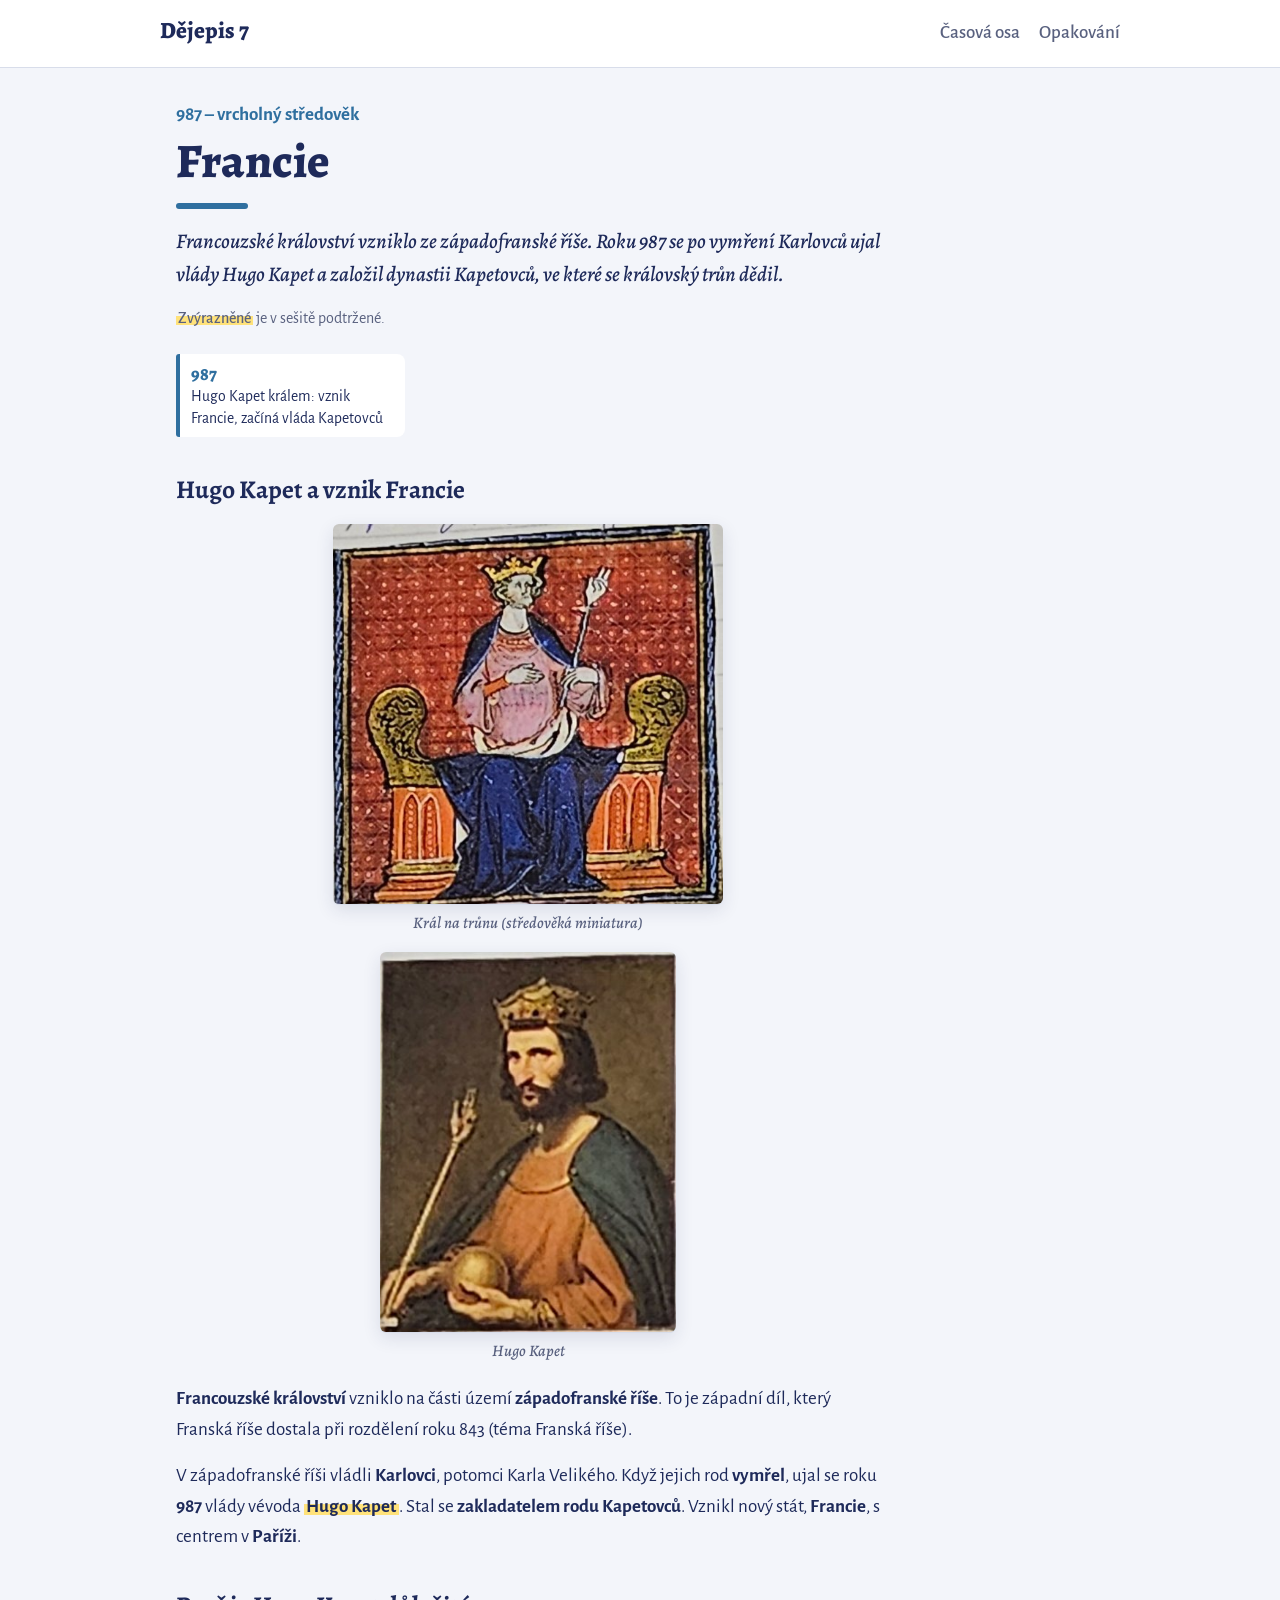
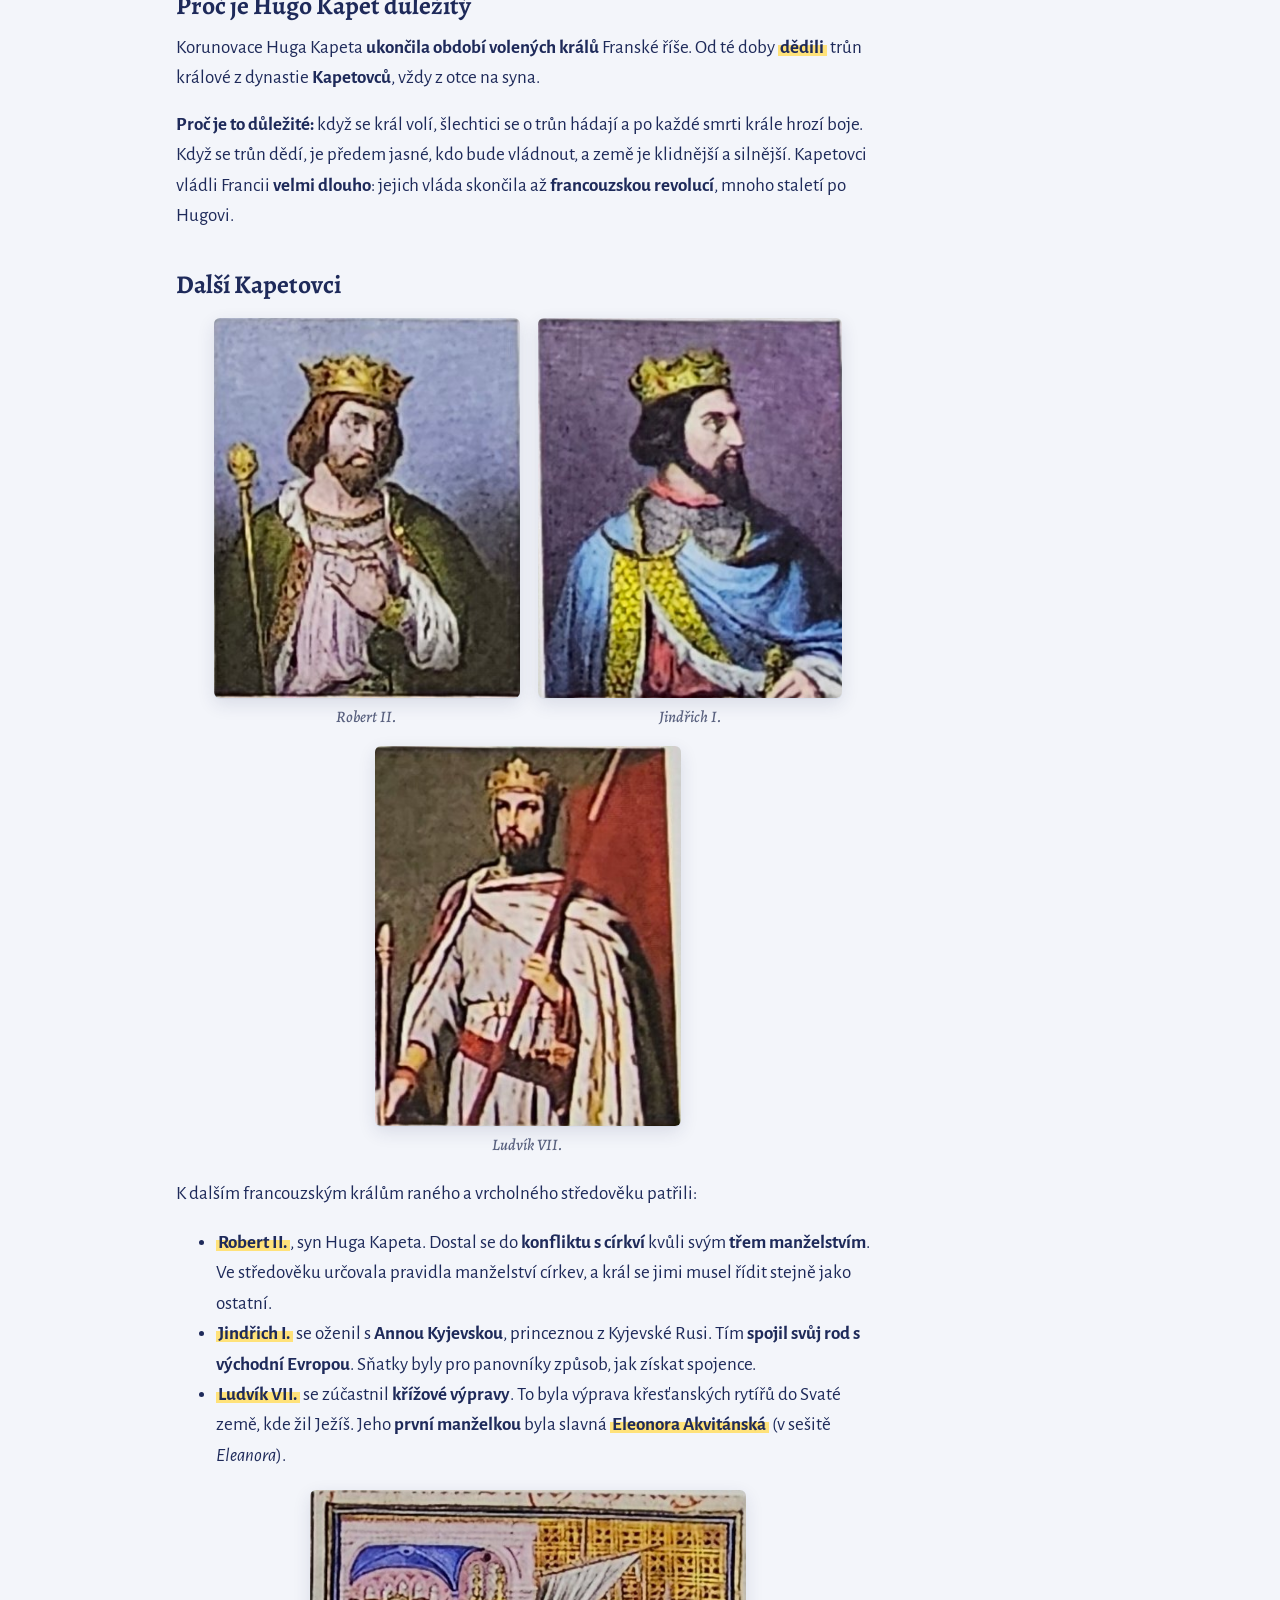
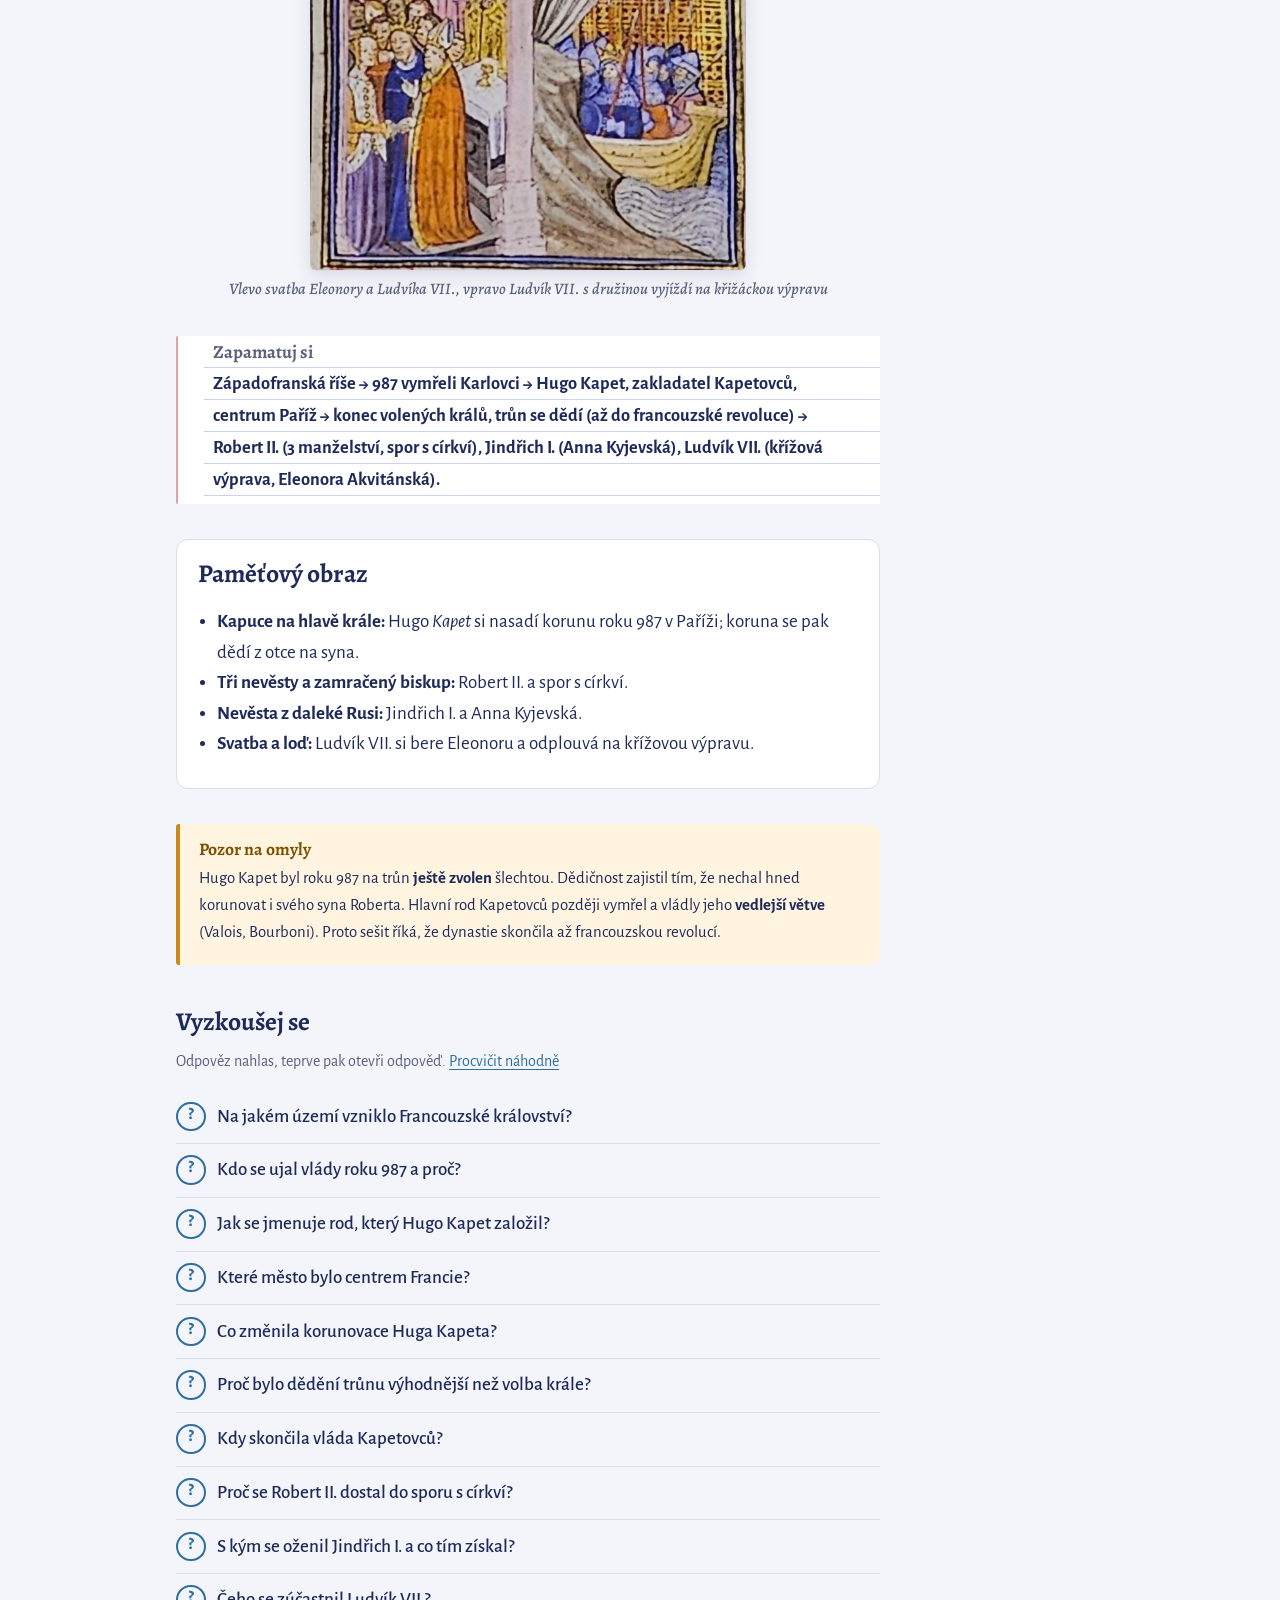
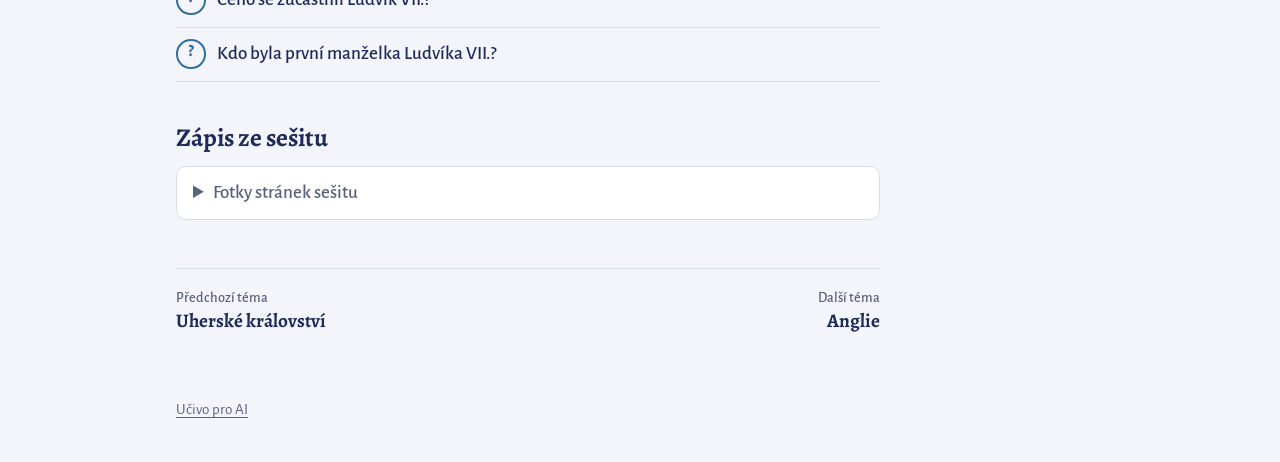
<file: docs/francie.html>
<!doctype html><html lang="cs"><head><meta charset="utf-8">
<meta name="viewport" content="width=device-width,initial-scale=1">
<title>Francie – Dějepis 7</title><link rel="preconnect" href="https://fonts.googleapis.com"><link rel="preconnect" href="https://fonts.gstatic.com" crossorigin><link rel="stylesheet" href="https://fonts.googleapis.com/css2?family=Alegreya:ital,wght@0,500;0,700;0,800;1,500&family=Alegreya+Sans:ital,wght@0,400;0,500;0,700;1,400&display=swap"><link rel="stylesheet" href="style.css"></head>
<body class="lane-st"><header class="top"><a class="brand" href="index.html">Dějepis 7</a>
<nav><a href="index.html#osa">Časová osa</a><a href="opakovani.html">Opakování</a></nav></header>
<main><article class="chapter"><header class="chapter-head"><p class="span">987 – vrcholný středověk</p><h1>Francie</h1></header><p class="lead">Francouzské království vzniklo ze západofranské říše. Roku 987 se po vymření Karlovců ujal vlády Hugo Kapet a založil dynastii Kapetovců, ve které se královský trůn dědil.</p><p class="hint"><mark>Zvýrazněné</mark> je v sešitě podtržené.</p><ol class="chips" aria-label="Letopočty tématu"><li class="st"><b>987</b> Hugo Kapet králem: vznik Francie, začíná vláda Kapetovců</li></ol>
<h2>Hugo Kapet a vznik Francie</h2>
<div class="figs"><figure><a href="assets/ilustrace/kral-na-trunu.jpg" target="_blank"><img loading="lazy" src="assets/ilustrace/kral-na-trunu.jpg" alt="Král na trůnu (středověká miniatura)"></a><figcaption>Král na trůnu (středověká miniatura)</figcaption></figure><figure><a href="assets/ilustrace/hugo-kapet.jpg" target="_blank"><img loading="lazy" src="assets/ilustrace/hugo-kapet.jpg" alt="Hugo Kapet"></a><figcaption>Hugo Kapet</figcaption></figure></div>
<p><strong>Francouzské království</strong> vzniklo na části území <strong>západofranské říše</strong>. To je západní díl, který Franská říše dostala při rozdělení roku 843 (téma Franská říše).</p>
<p>V západofranské říši vládli <strong>Karlovci</strong>, potomci Karla Velikého. Když jejich rod <strong>vymřel</strong>, ujal se roku <strong>987</strong> vlády vévoda <mark>Hugo Kapet</mark>. Stal se <strong>zakladatelem rodu Kapetovců</strong>. Vznikl nový stát, <strong>Francie</strong>, s centrem v <strong>Paříži</strong>.</p>
<h2>Proč je Hugo Kapet důležitý</h2>
<p>Korunovace Huga Kapeta <strong>ukončila období volených králů</strong> Franské říše. Od té doby <mark>dědili</mark> trůn králové z dynastie <strong>Kapetovců</strong>, vždy z otce na syna.</p>
<p><strong>Proč je to důležité:</strong> když se král volí, šlechtici se o trůn hádají a po každé smrti krále hrozí boje. Když se trůn dědí, je předem jasné, kdo bude vládnout, a země je klidnější a silnější. Kapetovci vládli Francii <strong>velmi dlouho</strong>: jejich vláda skončila až <strong>francouzskou revolucí</strong>, mnoho staletí po Hugovi.</p>
<h2>Další Kapetovci</h2>
<div class="figs"><figure><a href="assets/ilustrace/robert-ii.jpg" target="_blank"><img loading="lazy" src="assets/ilustrace/robert-ii.jpg" alt="Robert II."></a><figcaption>Robert II.</figcaption></figure><figure><a href="assets/ilustrace/jindrich-i.jpg" target="_blank"><img loading="lazy" src="assets/ilustrace/jindrich-i.jpg" alt="Jindřich I."></a><figcaption>Jindřich I.</figcaption></figure><figure><a href="assets/ilustrace/ludvik-vii.jpg" target="_blank"><img loading="lazy" src="assets/ilustrace/ludvik-vii.jpg" alt="Ludvík VII."></a><figcaption>Ludvík VII.</figcaption></figure></div>
<p>K dalším francouzským králům raného a vrcholného středověku patřili:</p>
<ul>
<li><mark>Robert II.</mark>, syn Huga Kapeta. Dostal se do <strong>konfliktu s církví</strong> kvůli svým <strong>třem manželstvím</strong>. Ve středověku určovala pravidla manželství církev, a král se jimi musel řídit stejně jako ostatní.</li>
<li><mark>Jindřich I.</mark> se oženil s <strong>Annou Kyjevskou</strong>, princeznou z Kyjevské Rusi. Tím <strong>spojil svůj rod s východní Evropou</strong>. Sňatky byly pro panovníky způsob, jak získat spojence.</li>
<li><mark>Ludvík VII.</mark> se zúčastnil <strong>křížové výpravy</strong>. To byla výprava křesťanských rytířů do Svaté země, kde žil Ježíš. Jeho <strong>první manželkou</strong> byla slavná <mark>Eleonora Akvitánská</mark> (v sešitě <em>Eleanora</em>).</li>
</ul>
<div class="figs"><figure><a href="assets/ilustrace/svatba-eleonory.jpg" target="_blank"><img loading="lazy" src="assets/ilustrace/svatba-eleonory.jpg" alt="Vlevo svatba Eleonory a Ludvíka VII., vpravo Ludvík VII. s družinou vyjíždí na křižáckou výpravu"></a><figcaption>Vlevo svatba Eleonory a Ludvíka VII., vpravo Ludvík VII. s družinou vyjíždí na křižáckou výpravu</figcaption></figure></div>
<aside class="remember"><h2>Zapamatuj si</h2><p><strong>Západofranská říše → 987 vymřeli Karlovci → Hugo Kapet, zakladatel Kapetovců, centrum Paříž → konec volených králů, trůn se dědí (až do francouzské revoluce) → Robert II. (3 manželství, spor s církví), Jindřich I. (Anna Kyjevská), Ludvík VII. (křížová výprava, Eleonora Akvitánská).</strong></p></aside>
<section class="mnemo"><h2>Paměťový obraz</h2>
<ul>
<li><strong>Kapuce na hlavě krále:</strong> Hugo <em>Kapet</em> si nasadí korunu roku 987 v Paříži; koruna se pak dědí z otce na syna.</li>
<li><strong>Tři nevěsty a zamračený biskup:</strong> Robert II. a spor s církví.</li>
<li><strong>Nevěsta z daleké Rusi:</strong> Jindřich I. a Anna Kyjevská.</li>
<li><strong>Svatba a loď:</strong> Ludvík VII. si bere Eleonoru a odplouvá na křížovou výpravu.</li>
</ul>
</section><aside class="fix"><h2>Pozor na omyly</h2><p>Hugo Kapet byl roku 987 na trůn <strong>ještě zvolen</strong> šlechtou. Dědičnost zajistil tím, že nechal hned korunovat i svého syna Roberta. Hlavní rod Kapetovců později vymřel a vládly jeho <strong>vedlejší větve</strong> (Valois, Bourboni). Proto sešit říká, že dynastie skončila až francouzskou revolucí.</p>
</aside><section class="quiz"><h2>Vyzkoušej se</h2><p class="hint">Odpověz nahlas, teprve pak otevři odpověď. <a href="opakovani.html#francie">Procvičit náhodně</a></p><details class="q"><summary>Na jakém území vzniklo Francouzské království?</summary><p>Na části území západofranské říše.</p></details><details class="q"><summary>Kdo se ujal vlády roku 987 a proč?</summary><p>Vévoda Hugo Kapet, protože vymřeli Karlovci.</p></details><details class="q"><summary>Jak se jmenuje rod, který Hugo Kapet založil?</summary><p>Kapetovci.</p></details><details class="q"><summary>Které město bylo centrem Francie?</summary><p>Paříž.</p></details><details class="q"><summary>Co změnila korunovace Huga Kapeta?</summary><p>Skončilo období volených králů a trůn se začal dědit.</p></details><details class="q"><summary>Proč bylo dědění trůnu výhodnější než volba krále?</summary><p>Bylo jasné, kdo bude vládnout, nehrozily boje o trůn a země byla silnější.</p></details><details class="q"><summary>Kdy skončila vláda Kapetovců?</summary><p>Až francouzskou revolucí.</p></details><details class="q"><summary>Proč se Robert II. dostal do sporu s církví?</summary><p>Kvůli svým třem manželstvím.</p></details><details class="q"><summary>S kým se oženil Jindřich I. a co tím získal?</summary><p>S Annou Kyjevskou; spojil rod s východní Evropou.</p></details><details class="q"><summary>Čeho se zúčastnil Ludvík VII.?</summary><p>Křížové výpravy.</p></details><details class="q"><summary>Kdo byla první manželka Ludvíka VII.?</summary><p>Eleonora Akvitánská.</p></details></section><section class="notebook"><h2>Zápis ze sešitu</h2>
<details class="sesit">
<summary>Fotky stránek sešitu</summary>
<div class="figs"><figure><a href="assets/sesit-15.jpg" target="_blank"><img loading="lazy" src="assets/sesit-15.jpg" alt="Francie"></a><figcaption>Francie</figcaption></figure></div>
<div class="figs"><figure><a href="assets/sesit-16.jpg" target="_blank"><img loading="lazy" src="assets/sesit-16.jpg" alt="Francie – obrázky"></a><figcaption>Francie – obrázky</figcaption></figure></div>
</details></section></article><nav class="pager" aria-label="Další témata"><a class="prev" href="uherske-kralovstvi.html"><small>Předchozí téma</small>Uherské království</a><a class="next" href="anglie.html"><small>Další téma</small>Anglie</a></nav></main>
<footer class="foot"><a href="index.html#ai">Učivo pro AI</a></footer></body></html>
</file>
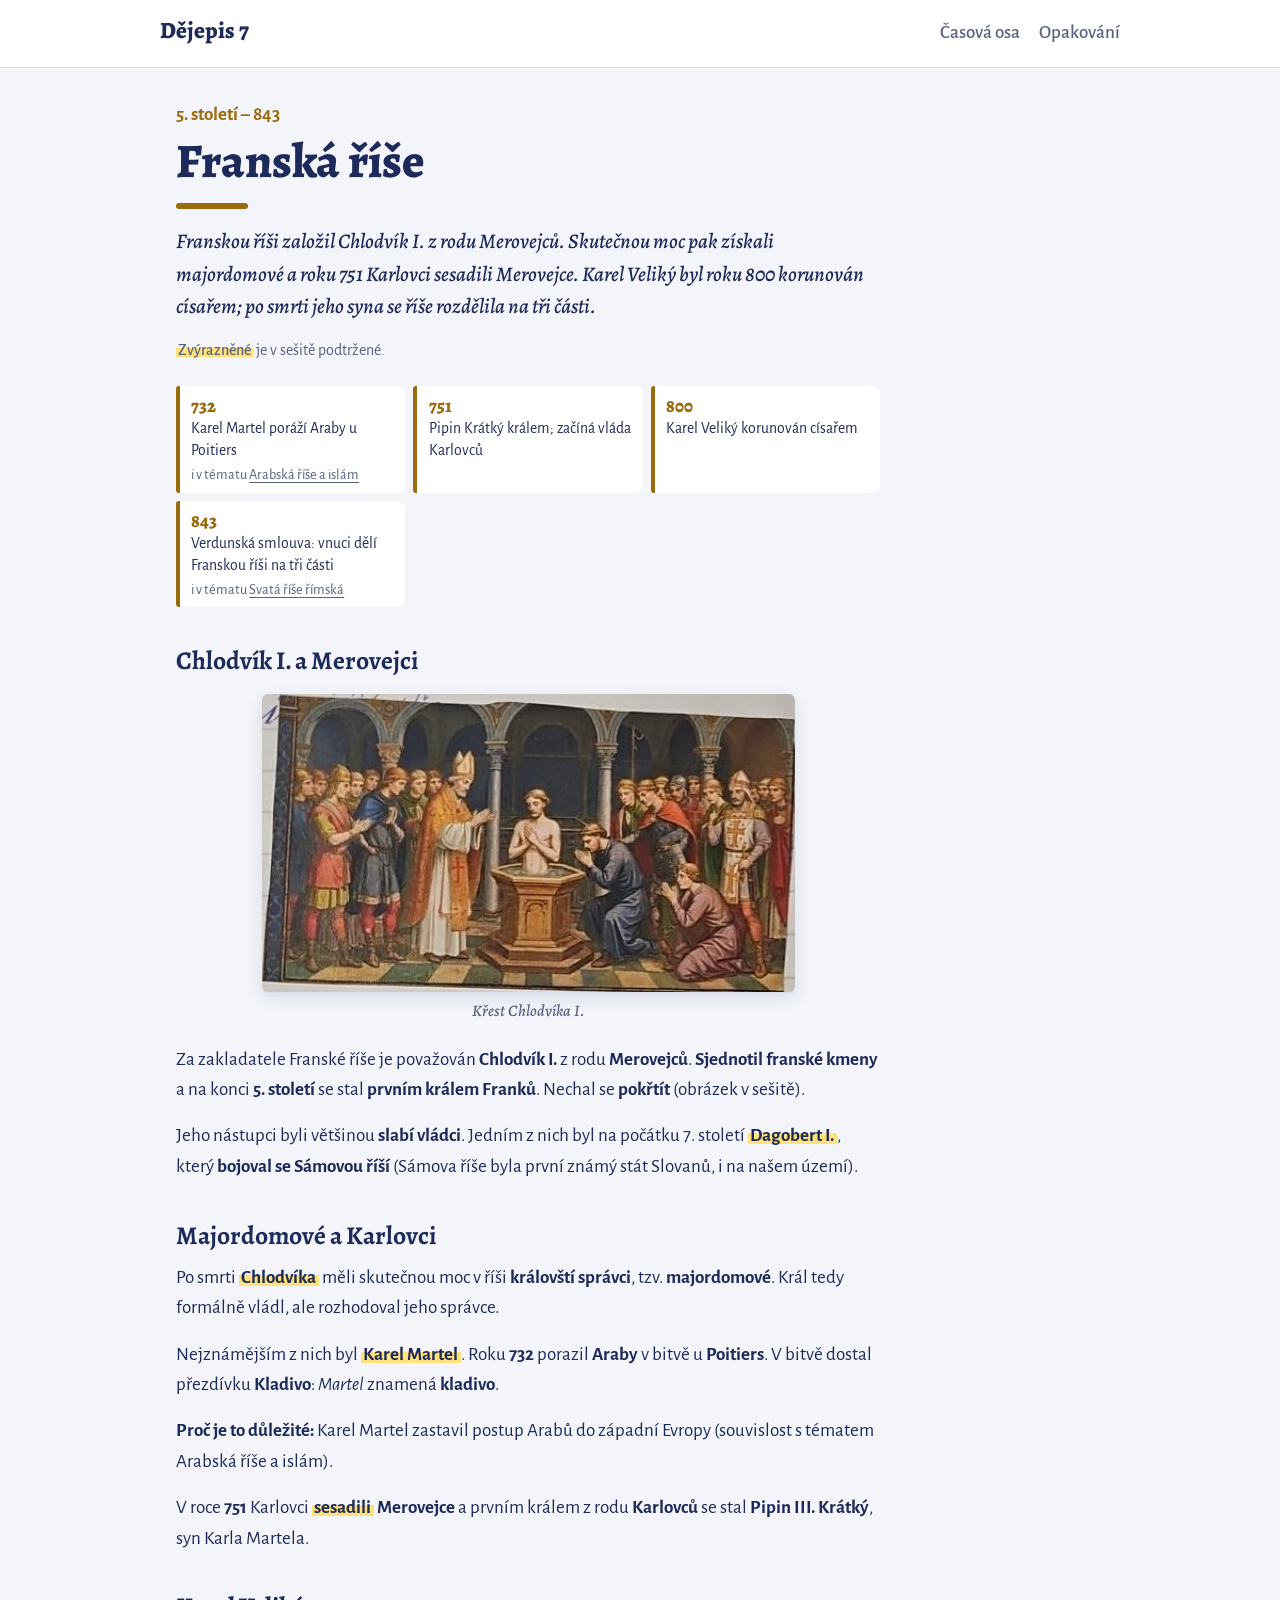
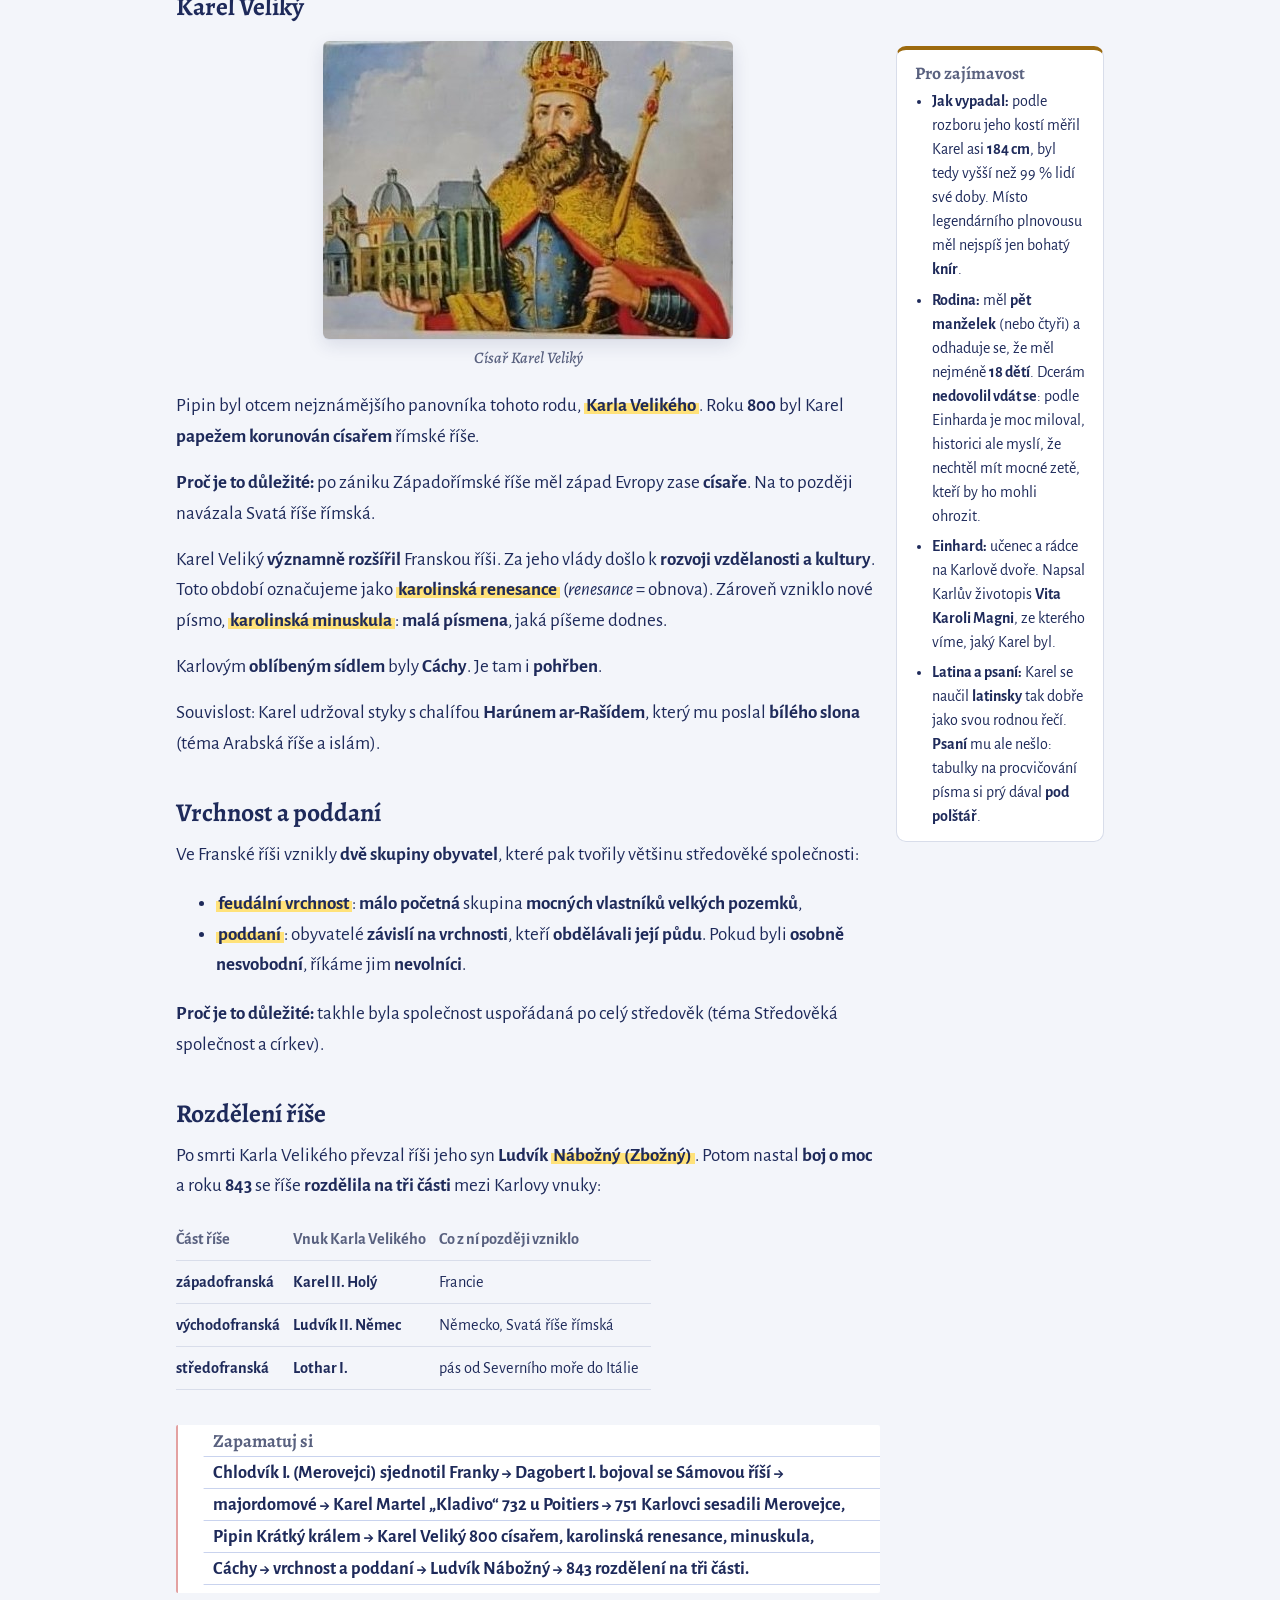
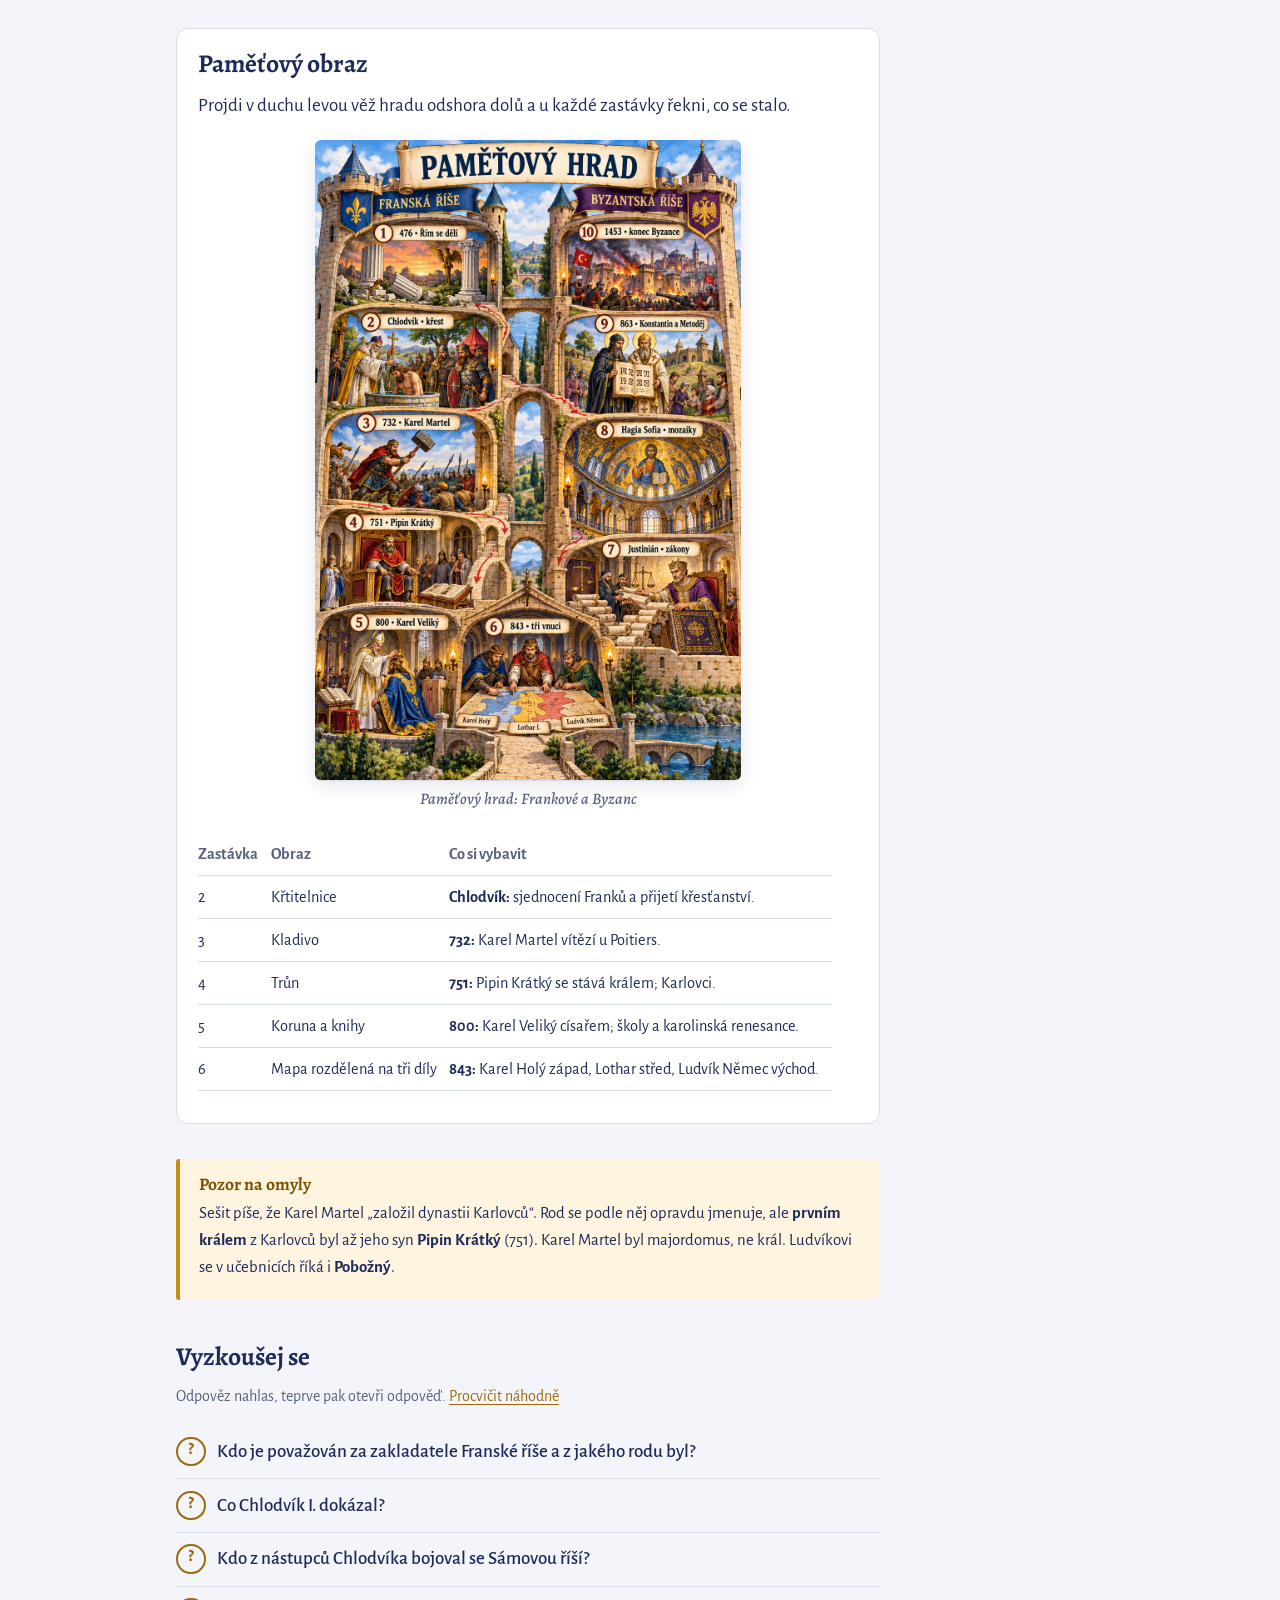
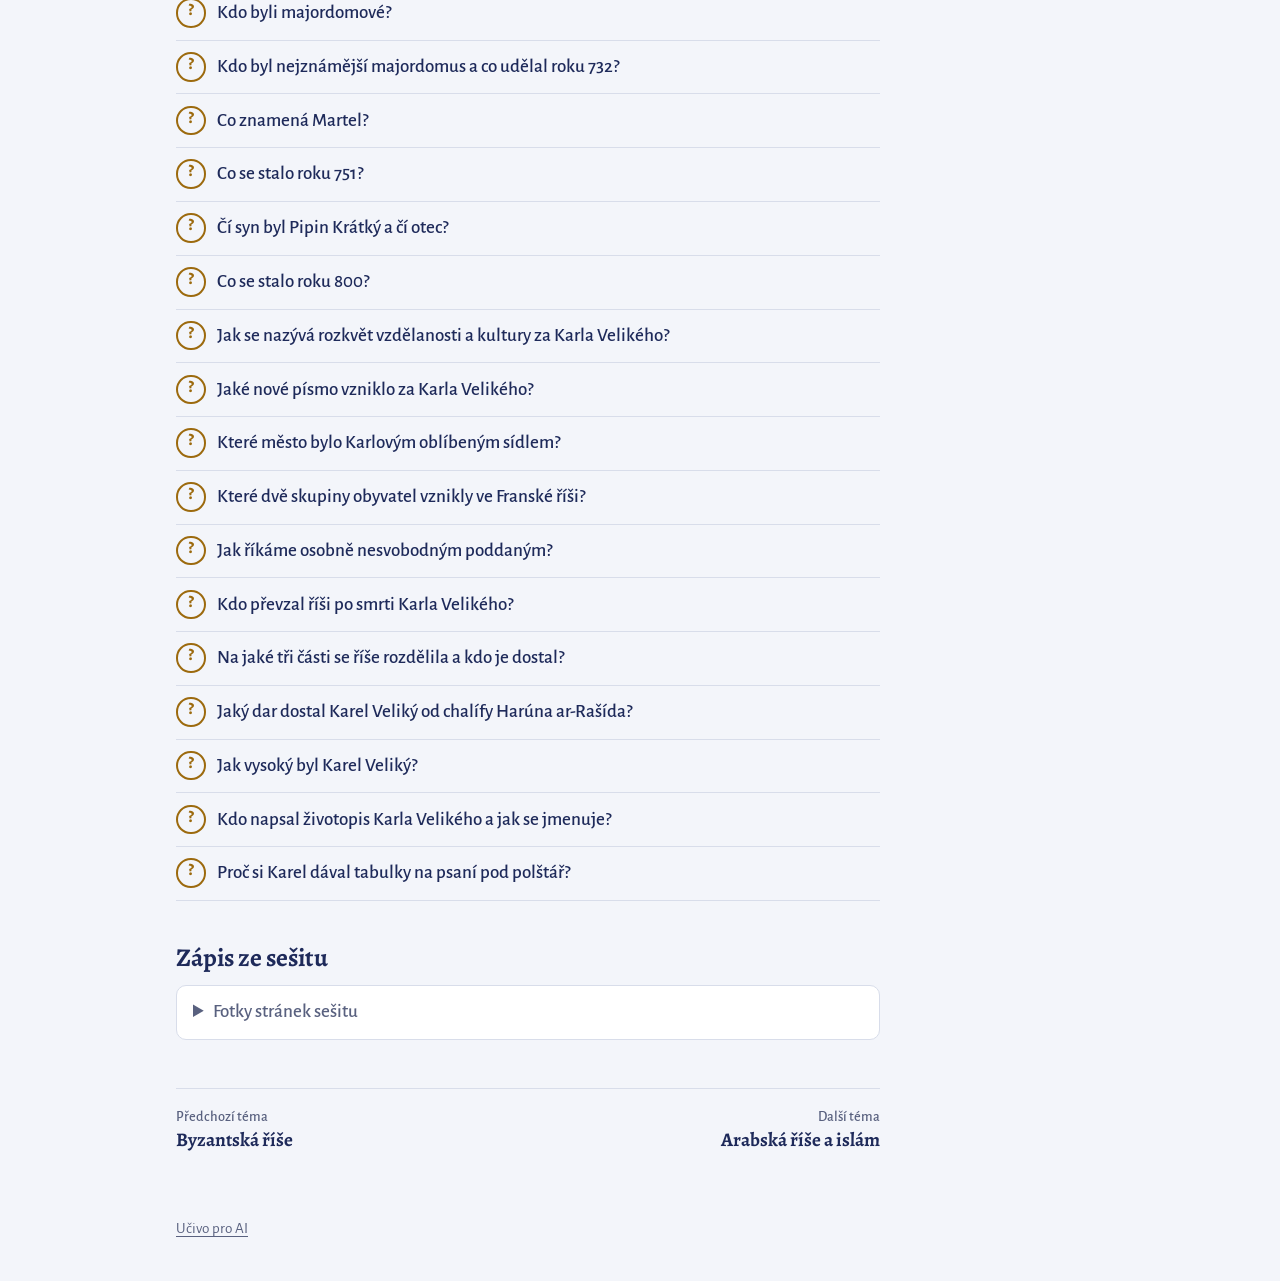
<file: docs/franska-rise.html>
<!doctype html><html lang="cs"><head><meta charset="utf-8">
<meta name="viewport" content="width=device-width,initial-scale=1">
<title>Franská říše – Dějepis 7</title><link rel="preconnect" href="https://fonts.googleapis.com"><link rel="preconnect" href="https://fonts.gstatic.com" crossorigin><link rel="stylesheet" href="https://fonts.googleapis.com/css2?family=Alegreya:ital,wght@0,500;0,700;0,800;1,500&family=Alegreya+Sans:ital,wght@0,400;0,500;0,700;1,400&display=swap"><link rel="stylesheet" href="style.css"></head>
<body class="lane-rise"><header class="top"><a class="brand" href="index.html">Dějepis 7</a>
<nav><a href="index.html#osa">Časová osa</a><a href="opakovani.html">Opakování</a></nav></header>
<main><article class="chapter"><header class="chapter-head"><p class="span">5. století – 843</p><h1>Franská říše</h1></header><p class="lead">Franskou říši založil Chlodvík I. z rodu Merovejců. Skutečnou moc pak získali majordomové a roku 751 Karlovci sesadili Merovejce. Karel Veliký byl roku 800 korunován císařem; po smrti jeho syna se říše rozdělila na tři části.</p><p class="hint"><mark>Zvýrazněné</mark> je v sešitě podtržené.</p><ol class="chips" aria-label="Letopočty tématu"><li class="rise"><b>732</b> Karel Martel poráží Araby u Poitiers<span class="also">i v tématu <a href="arabska-rise-a-islam.html">Arabská říše a islám</a></span></li><li class="rise"><b>751</b> Pipin Krátký králem; začíná vláda Karlovců</li><li class="rise"><b>800</b> Karel Veliký korunován císařem</li><li class="rise"><b>843</b> Verdunská smlouva: vnuci dělí Franskou říši na tři části<span class="also">i v tématu <a href="svata-rise-rimska.html">Svatá říše římská</a></span></li></ol>
<h2>Chlodvík I. a Merovejci</h2>
<div class="figs"><figure><a href="assets/ilustrace/krest-chlodvika.jpg" target="_blank"><img loading="lazy" src="assets/ilustrace/krest-chlodvika.jpg" alt="Křest Chlodvíka I."></a><figcaption>Křest Chlodvíka I.</figcaption></figure></div>
<p>Za zakladatele Franské říše je považován <strong>Chlodvík I.</strong> z rodu <strong>Merovejců</strong>. <strong>Sjednotil franské kmeny</strong> a na konci <strong>5. století</strong> se stal <strong>prvním králem Franků</strong>. Nechal se <strong>pokřtít</strong> (obrázek v sešitě).</p>
<p>Jeho nástupci byli většinou <strong>slabí vládci</strong>. Jedním z nich byl na počátku 7. století <mark>Dagobert I.</mark>, který <strong>bojoval se Sámovou říší</strong> (Sámova říše byla první známý stát Slovanů, i na našem území).</p>
<h2>Majordomové a Karlovci</h2>
<p>Po smrti <mark>Chlodvíka</mark> měli skutečnou moc v říši <strong>královští správci</strong>, tzv. <strong>majordomové</strong>. Král tedy formálně vládl, ale rozhodoval jeho správce.</p>
<p>Nejznámějším z nich byl <mark>Karel Martel</mark>. Roku <strong>732</strong> porazil <strong>Araby</strong> v bitvě u <strong>Poitiers</strong>. V bitvě dostal přezdívku <strong>Kladivo</strong>: <em>Martel</em> znamená <strong>kladivo</strong>.</p>
<p><strong>Proč je to důležité:</strong> Karel Martel zastavil postup Arabů do západní Evropy (souvislost s tématem Arabská říše a islám).</p>
<p>V roce <strong>751</strong> Karlovci <mark>sesadili</mark> <strong>Merovejce</strong> a prvním králem z rodu <strong>Karlovců</strong> se stal <strong>Pipin III. Krátký</strong>, syn Karla Martela.</p>
<h2>Karel Veliký</h2><div class="has-fact">
<div class="figs"><figure><a href="assets/ilustrace/karel-veliky.jpg" target="_blank"><img loading="lazy" src="assets/ilustrace/karel-veliky.jpg" alt="Císař Karel Veliký"></a><figcaption>Císař Karel Veliký</figcaption></figure></div>
<p>Pipin byl otcem nejznámějšího panovníka tohoto rodu, <mark>Karla Velikého</mark>. Roku <strong>800</strong> byl Karel <strong>papežem korunován císařem</strong> římské říše.</p>
<p><strong>Proč je to důležité:</strong> po zániku Západořímské říše měl západ Evropy zase <strong>císaře</strong>. Na to později navázala Svatá říše římská.</p>
<p>Karel Veliký <strong>významně rozšířil</strong> Franskou říši. Za jeho vlády došlo k <strong>rozvoji vzdělanosti a kultury</strong>. Toto období označujeme jako <mark>karolinská renesance</mark> (<em>renesance</em> = obnova). Zároveň vzniklo nové písmo, <mark>karolinská minuskula</mark>: <strong>malá písmena</strong>, jaká píšeme dodnes.</p>
<p>Karlovým <strong>oblíbeným sídlem</strong> byly <strong>Cáchy</strong>. Je tam i <strong>pohřben</strong>.</p>
<p>Souvislost: Karel udržoval styky s chalífou <strong>Harúnem ar-Rašídem</strong>, který mu poslal <strong>bílého slona</strong> (téma Arabská říše a islám).</p>
<aside class="fact"><h2>Pro zajímavost</h2><ul>
<li><strong>Jak vypadal:</strong> podle rozboru jeho kostí měřil Karel asi <strong>184 cm</strong>, byl tedy vyšší než 99 % lidí své doby. Místo legendárního plnovousu měl nejspíš jen bohatý <strong>knír</strong>.</li>
<li><strong>Rodina:</strong> měl <strong>pět manželek</strong> (nebo čtyři) a odhaduje se, že měl nejméně <strong>18 dětí</strong>. Dcerám <strong>nedovolil vdát se</strong>: podle Einharda je moc miloval, historici ale myslí, že nechtěl mít mocné zetě, kteří by ho mohli ohrozit.</li>
<li><strong>Einhard:</strong> učenec a rádce na Karlově dvoře. Napsal Karlův životopis <strong>Vita Karoli Magni</strong>, ze kterého víme, jaký Karel byl.</li>
<li><strong>Latina a psaní:</strong> Karel se naučil <strong>latinsky</strong> tak dobře jako svou rodnou řečí. <strong>Psaní</strong> mu ale nešlo: tabulky na procvičování písma si prý dával <strong>pod polštář</strong>.</li>
</ul></aside></div>
<h2>Vrchnost a poddaní</h2>
<p>Ve Franské říši vznikly <strong>dvě skupiny obyvatel</strong>, které pak tvořily většinu středověké společnosti:</p>
<ul>
<li><mark>feudální vrchnost</mark>: <strong>málo početná</strong> skupina <strong>mocných vlastníků velkých pozemků</strong>,</li>
<li><mark>poddaní</mark>: obyvatelé <strong>závislí na vrchnosti</strong>, kteří <strong>obdělávali její půdu</strong>. Pokud byli <strong>osobně nesvobodní</strong>, říkáme jim <strong>nevolníci</strong>.</li>
</ul>
<p><strong>Proč je to důležité:</strong> takhle byla společnost uspořádaná po celý středověk (téma Středověká společnost a církev).</p>
<h2>Rozdělení říše</h2>
<p>Po smrti Karla Velikého převzal říši jeho syn <strong>Ludvík</strong> <mark>Nábožný (Zbožný)</mark>. Potom nastal <strong>boj o moc</strong> a roku <strong>843</strong> se říše <strong>rozdělila na tři části</strong> mezi Karlovy vnuky:</p>
<table>
<thead>
<tr>
<th>Část říše</th>
<th>Vnuk Karla Velikého</th>
<th>Co z ní později vzniklo</th>
</tr>
</thead>
<tbody>
<tr>
<td><strong>západofranská</strong></td>
<td><strong>Karel II. Holý</strong></td>
<td>Francie</td>
</tr>
<tr>
<td><strong>východofranská</strong></td>
<td><strong>Ludvík II. Němec</strong></td>
<td>Německo, Svatá říše římská</td>
</tr>
<tr>
<td><strong>středofranská</strong></td>
<td><strong>Lothar I.</strong></td>
<td>pás od Severního moře do Itálie</td>
</tr>
</tbody>
</table>
<aside class="remember"><h2>Zapamatuj si</h2><p><strong>Chlodvík I. (Merovejci) sjednotil Franky → Dagobert I. bojoval se Sámovou říší → majordomové → Karel Martel „Kladivo“ 732 u Poitiers → 751 Karlovci sesadili Merovejce, Pipin Krátký králem → Karel Veliký 800 císařem, karolinská renesance, minuskula, Cáchy → vrchnost a poddaní → Ludvík Nábožný → 843 rozdělení na tři části.</strong></p></aside>
<section class="mnemo"><h2>Paměťový obraz</h2>
<p>Projdi v duchu levou věž hradu odshora dolů a u každé zastávky řekni, co se stalo.</p>
<div class="figs"><figure><a href="assets/pametovy-hrad.jpg" target="_blank"><img loading="lazy" src="assets/pametovy-hrad.jpg" alt="Paměťový hrad: Frankové a Byzanc"></a><figcaption>Paměťový hrad: Frankové a Byzanc</figcaption></figure></div>
<table>
<thead>
<tr>
<th>Zastávka</th>
<th>Obraz</th>
<th>Co si vybavit</th>
</tr>
</thead>
<tbody>
<tr>
<td>2</td>
<td>Křtitelnice</td>
<td><strong>Chlodvík:</strong> sjednocení Franků a přijetí křesťanství.</td>
</tr>
<tr>
<td>3</td>
<td>Kladivo</td>
<td><strong>732:</strong> Karel Martel vítězí u Poitiers.</td>
</tr>
<tr>
<td>4</td>
<td>Trůn</td>
<td><strong>751:</strong> Pipin Krátký se stává králem; Karlovci.</td>
</tr>
<tr>
<td>5</td>
<td>Koruna a knihy</td>
<td><strong>800:</strong> Karel Veliký císařem; školy a karolinská renesance.</td>
</tr>
<tr>
<td>6</td>
<td>Mapa rozdělená na tři díly</td>
<td><strong>843:</strong> Karel Holý západ, Lothar střed, Ludvík Němec východ.</td>
</tr>
</tbody>
</table>
</section><aside class="fix"><h2>Pozor na omyly</h2><p>Sešit píše, že Karel Martel „založil dynastii Karlovců“. Rod se podle něj opravdu jmenuje, ale <strong>prvním králem</strong> z Karlovců byl až jeho syn <strong>Pipin Krátký</strong> (751). Karel Martel byl majordomus, ne král. Ludvíkovi se v učebnicích říká i <strong>Pobožný</strong>.</p>
</aside><section class="quiz"><h2>Vyzkoušej se</h2><p class="hint">Odpověz nahlas, teprve pak otevři odpověď. <a href="opakovani.html#franska-rise">Procvičit náhodně</a></p><details class="q"><summary>Kdo je považován za zakladatele Franské říše a z jakého rodu byl?</summary><p>Chlodvík I. z rodu Merovejců.</p></details><details class="q"><summary>Co Chlodvík I. dokázal?</summary><p>Sjednotil franské kmeny a na konci 5. století se stal prvním králem Franků.</p></details><details class="q"><summary>Kdo z nástupců Chlodvíka bojoval se Sámovou říší?</summary><p>Dagobert I. (na počátku 7. století).</p></details><details class="q"><summary>Kdo byli majordomové?</summary><p>Královští správci, kteří měli po smrti Chlodvíka skutečnou moc v říši.</p></details><details class="q"><summary>Kdo byl nejznámější majordomus a co udělal roku 732?</summary><p>Karel Martel; porazil Araby v bitvě u Poitiers.</p></details><details class="q"><summary>Co znamená Martel?</summary><p>Kladivo.</p></details><details class="q"><summary>Co se stalo roku 751?</summary><p>Karlovci sesadili Merovejce; prvním králem z rodu Karlovců se stal Pipin III. Krátký.</p></details><details class="q"><summary>Čí syn byl Pipin Krátký a čí otec?</summary><p>Syn Karla Martela, otec Karla Velikého.</p></details><details class="q"><summary>Co se stalo roku 800?</summary><p>Karel Veliký byl papežem korunován císařem.</p></details><details class="q"><summary>Jak se nazývá rozkvět vzdělanosti a kultury za Karla Velikého?</summary><p>Karolinská renesance.</p></details><details class="q"><summary>Jaké nové písmo vzniklo za Karla Velikého?</summary><p>Karolinská minuskula, malá písmena.</p></details><details class="q"><summary>Které město bylo Karlovým oblíbeným sídlem?</summary><p>Cáchy, je tam i pohřben.</p></details><details class="q"><summary>Které dvě skupiny obyvatel vznikly ve Franské říši?</summary><p>Feudální vrchnost (mocní vlastníci velkých pozemků) a poddaní (závislí na vrchnosti, obdělávali její půdu).</p></details><details class="q"><summary>Jak říkáme osobně nesvobodným poddaným?</summary><p>Nevolníci.</p></details><details class="q"><summary>Kdo převzal říši po smrti Karla Velikého?</summary><p>Jeho syn Ludvík Nábožný (Zbožný).</p></details><details class="q"><summary>Na jaké tři části se říše rozdělila a kdo je dostal?</summary><p>Západofranská: Karel II. Holý; východofranská: Ludvík II. Němec; středofranská: Lothar I.</p></details><details class="q"><summary>Jaký dar dostal Karel Veliký od chalífy Harúna ar-Rašída?</summary><p>Bílého slona.</p></details><details class="q"><summary>Jak vysoký byl Karel Veliký?</summary><p>Asi 184 cm, vyšší než 99 % lidí své doby.</p></details><details class="q"><summary>Kdo napsal životopis Karla Velikého a jak se jmenuje?</summary><p>Einhard, Vita Karoli Magni.</p></details><details class="q"><summary>Proč si Karel dával tabulky na psaní pod polštář?</summary><p>Psaní mu nešlo a chtěl ho procvičovat.</p></details></section><section class="notebook"><h2>Zápis ze sešitu</h2>
<details class="sesit">
<summary>Fotky stránek sešitu</summary>
<div class="figs"><figure><a href="assets/sesit-08.jpg" target="_blank"><img loading="lazy" src="assets/sesit-08.jpg" alt="Křest Chlodvíka a Karel Veliký – školní sešit"></a><figcaption>Křest Chlodvíka a Karel Veliký – školní sešit</figcaption></figure></div>
<div class="figs"><figure><a href="assets/sesit-09.jpg" target="_blank"><img loading="lazy" src="assets/sesit-09.jpg" alt="Pokračování zápisků"></a><figcaption>Pokračování zápisků</figcaption></figure></div>
</details></section></article><nav class="pager" aria-label="Další témata"><a class="prev" href="byzantska-rise.html"><small>Předchozí téma</small>Byzantská říše</a><a class="next" href="arabska-rise-a-islam.html"><small>Další téma</small>Arabská říše a islám</a></nav></main>
<footer class="foot"><a href="index.html#ai">Učivo pro AI</a></footer></body></html>
</file>
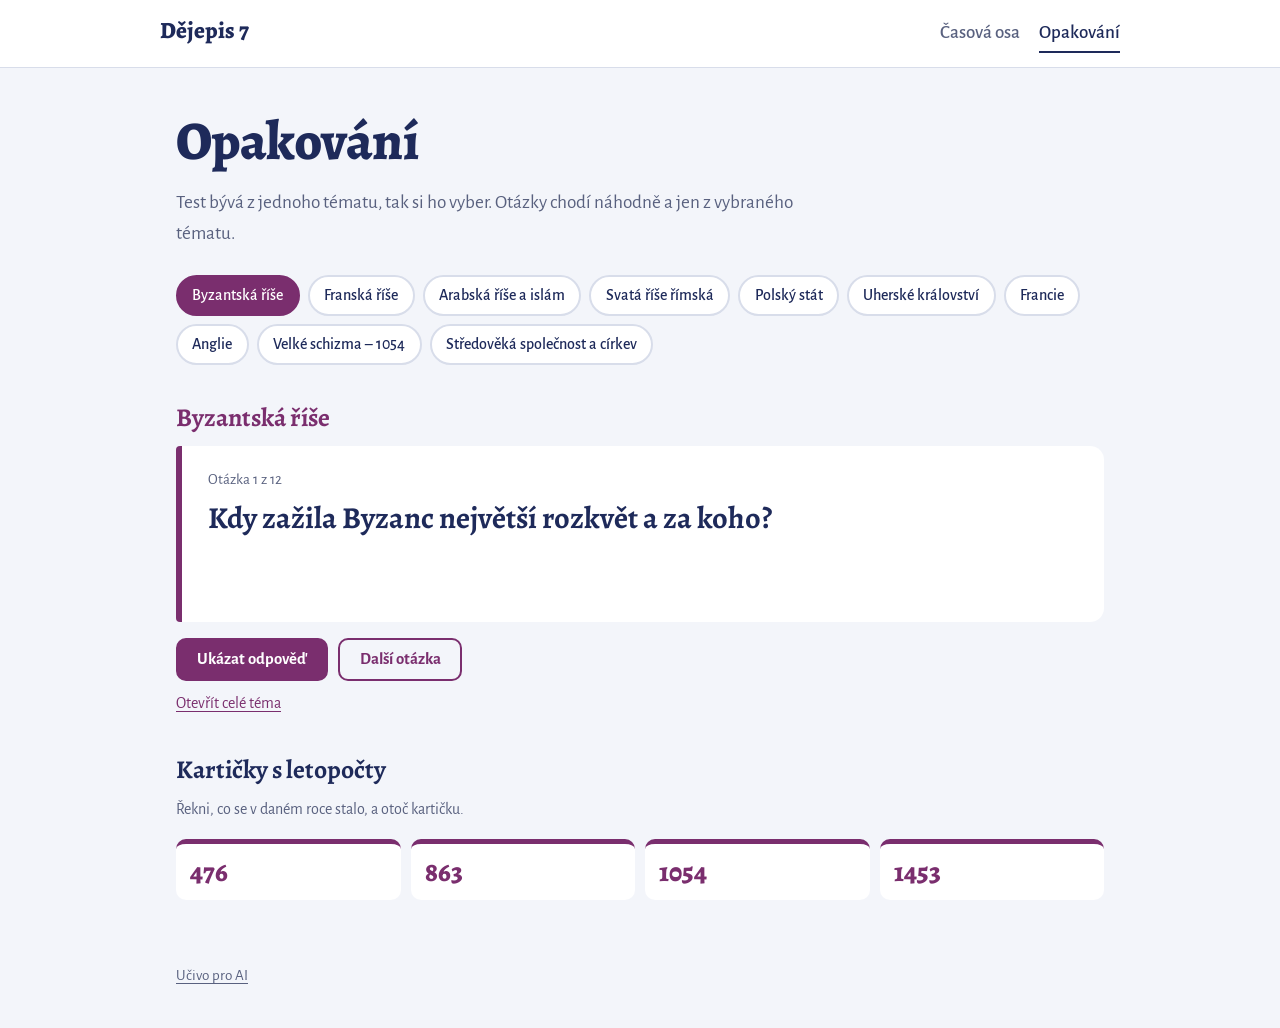
<file: docs/opakovani.html>
<!doctype html><html lang="cs"><head><meta charset="utf-8">
<meta name="viewport" content="width=device-width,initial-scale=1">
<title>Opakování – Dějepis 7</title><link rel="preconnect" href="https://fonts.googleapis.com"><link rel="preconnect" href="https://fonts.gstatic.com" crossorigin><link rel="stylesheet" href="https://fonts.googleapis.com/css2?family=Alegreya:ital,wght@0,500;0,700;0,800;1,500&family=Alegreya+Sans:ital,wght@0,400;0,500;0,700;1,400&display=swap"><link rel="stylesheet" href="style.css"></head>
<body class="review"><header class="top"><a class="brand" href="index.html">Dějepis 7</a>
<nav><a href="index.html#osa">Časová osa</a><a href="opakovani.html" aria-current="page">Opakování</a></nav></header>
<main><section class="intro"><h1>Opakování</h1>
<p>Test bývá z jednoho tématu, tak si ho vyber. Otázky chodí náhodně a jen z vybraného tématu.</p></section>
<nav class="tabs" aria-label="Téma"><a class="tab byz" href="#byzantska-rise" data-id="byzantska-rise">Byzantská říše</a><a class="tab rise" href="#franska-rise" data-id="franska-rise">Franská říše</a><a class="tab isl" href="#arabska-rise-a-islam" data-id="arabska-rise-a-islam">Arabská říše a islám</a><a class="tab rise" href="#svata-rise-rimska" data-id="svata-rise-rimska">Svatá říše římská</a><a class="tab st" href="#polsky-stat" data-id="polsky-stat">Polský stát</a><a class="tab st" href="#uherske-kralovstvi" data-id="uherske-kralovstvi">Uherské království</a><a class="tab st" href="#francie" data-id="francie">Francie</a><a class="tab st" href="#anglie" data-id="anglie">Anglie</a><a class="tab byz" href="#velke-schizma" data-id="velke-schizma">Velké schizma – 1054</a><a class="tab ink" href="#stredoveka-spolecnost" data-id="stredoveka-spolecnost">Středověká společnost a církev</a></nav>
<section class="drill" aria-live="polite"><h2 id="dt"></h2>
<div class="drill-card"><p class="drill-n" id="dn"></p><p class="drill-q" id="dq"></p><p class="drill-a" id="da" hidden></p></div>
<div class="drill-btns"><button id="show" type="button">Ukázat odpověď</button><button id="next" type="button" class="ghost">Další otázka</button></div>
<p class="hint"><a id="dlink" href="#">Otevřít celé téma</a></p></section>
<section class="dates" id="dates-wrap"><h2>Kartičky s letopočty</h2><p class="hint">Řekni, co se v daném roce stalo, a otoč kartičku.</p><div class="date-grid" id="dates"></div></section>
<script>
const T=[{"id": "byzantska-rise", "title": "Byzantská říše", "lane": "byz", "q": [{"q": "Jak se jinak říká Byzantské říši?", "a": "Východořímská říše."}, {"q": "Co se stalo roku 476 a co to znamenalo pro Byzanc?", "a": "Zanikla Západořímská říše; Byzanc přežila a stala se jedinou pokračovatelkou starořímského impéria."}, {"q": "Kdy zažila Byzanc největší rozkvět a za koho?", "a": "V 6. století za vlády Justiniána I."}, {"q": "Co nařídil sestavit Justinián I.?", "a": "Soubor občanských zákonů."}, {"q": "Proč je Justiniánův soubor zákonů důležitý?", "a": "Zachovalo se díky němu římské právo, podle kterého se později řídily evropské státy."}, {"q": "Jak se jmenuje Justiniánův slavný chrám a co jeho název znamená?", "a": "Hagia Sofia, chrám Boží moudrosti, v Konstantinopoli."}, {"q": "Jaké jsou znaky byzantského slohu?", "a": "Stavitelství: chrámy s kopulemi; malířství: mozaiky, ikony, miniatury; písemnictví: náboženská literatura, kroniky."}, {"q": "Pro které země se byzantský sloh stal vzorem?", "a": "Pro země, které přijaly z Byzance křesťanství: Velká Morava, Bulharsko, Kyjevská Rus."}, {"q": "Kdo přišel roku 863 z Byzance na Velkou Moravu?", "a": "Učení bratři Konstantin a Metoděj."}, {"q": "Kdy a jak zanikla Byzantská říše?", "a": "Roku 1453, kdy Turci dobyli Konstantinopol."}, {"q": "Jak se Konstantinopol jmenuje dnes?", "a": "Istanbul."}, {"q": "Jak se jmenovala císařovna, manželka Justiniána I.?", "a": "Theodora."}], "dates": [{"y": "476", "t": "Zánik Západořímské říše; východní, Byzantská říše pokračuje"}, {"y": "863", "t": "Konstantin a Metoděj přicházejí na Velkou Moravu"}, {"y": "1054", "t": "Velké schizma: rozkol západní a východní církve"}, {"y": "1453", "t": "Osmané dobývají Konstantinopol; konec Byzance"}]}, {"id": "franska-rise", "title": "Franská říše", "lane": "rise", "q": [{"q": "Kdo je považován za zakladatele Franské říše a z jakého rodu byl?", "a": "Chlodvík I. z rodu Merovejců."}, {"q": "Co Chlodvík I. dokázal?", "a": "Sjednotil franské kmeny a na konci 5. století se stal prvním králem Franků."}, {"q": "Kdo z nástupců Chlodvíka bojoval se Sámovou říší?", "a": "Dagobert I. (na počátku 7. století)."}, {"q": "Kdo byli majordomové?", "a": "Královští správci, kteří měli po smrti Chlodvíka skutečnou moc v říši."}, {"q": "Kdo byl nejznámější majordomus a co udělal roku 732?", "a": "Karel Martel; porazil Araby v bitvě u Poitiers."}, {"q": "Co znamená Martel?", "a": "Kladivo."}, {"q": "Co se stalo roku 751?", "a": "Karlovci sesadili Merovejce; prvním králem z rodu Karlovců se stal Pipin III. Krátký."}, {"q": "Čí syn byl Pipin Krátký a čí otec?", "a": "Syn Karla Martela, otec Karla Velikého."}, {"q": "Co se stalo roku 800?", "a": "Karel Veliký byl papežem korunován císařem."}, {"q": "Jak se nazývá rozkvět vzdělanosti a kultury za Karla Velikého?", "a": "Karolinská renesance."}, {"q": "Jaké nové písmo vzniklo za Karla Velikého?", "a": "Karolinská minuskula, malá písmena."}, {"q": "Které město bylo Karlovým oblíbeným sídlem?", "a": "Cáchy, je tam i pohřben."}, {"q": "Které dvě skupiny obyvatel vznikly ve Franské říši?", "a": "Feudální vrchnost (mocní vlastníci velkých pozemků) a poddaní (závislí na vrchnosti, obdělávali její půdu)."}, {"q": "Jak říkáme osobně nesvobodným poddaným?", "a": "Nevolníci."}, {"q": "Kdo převzal říši po smrti Karla Velikého?", "a": "Jeho syn Ludvík Nábožný (Zbožný)."}, {"q": "Na jaké tři části se říše rozdělila a kdo je dostal?", "a": "Západofranská: Karel II. Holý; východofranská: Ludvík II. Němec; středofranská: Lothar I."}, {"q": "Jaký dar dostal Karel Veliký od chalífy Harúna ar-Rašída?", "a": "Bílého slona."}, {"q": "Jak vysoký byl Karel Veliký?", "a": "Asi 184 cm, vyšší než 99 % lidí své doby."}, {"q": "Kdo napsal životopis Karla Velikého a jak se jmenuje?", "a": "Einhard, Vita Karoli Magni."}, {"q": "Proč si Karel dával tabulky na psaní pod polštář?", "a": "Psaní mu nešlo a chtěl ho procvičovat."}], "dates": [{"y": "732", "t": "Karel Martel poráží Araby u Poitiers"}, {"y": "751", "t": "Pipin Krátký králem; začíná vláda Karlovců"}, {"y": "800", "t": "Karel Veliký korunován císařem"}, {"y": "843", "t": "Verdunská smlouva: vnuci dělí Franskou říši na tři části"}]}, {"id": "arabska-rise-a-islam", "title": "Arabská říše a islám", "lane": "isl", "q": [{"q": "Kdo byli beduíni?", "a": "Kočovné arabské kmeny, tradiční pastevci velbloudů, koz a ovcí."}, {"q": "Co vzniklo v 7. století na Arabském poloostrově?", "a": "Nový stát (po sjednocení beduínů) a nové náboženství, islám."}, {"q": "Kdo byl zakladatelem islámu a čím se živil?", "a": "Muhammad (Mohamed), byl obchodník."}, {"q": "Co se stalo roku 622?", "a": "Muhammad musel odejít z Mekky do Medíny; tímto rokem začíná muslimský letopočet."}, {"q": "Jaká je posvátná kniha islámu?", "a": "Korán."}, {"q": "Co je mešita a co minaret?", "a": "Mešita je muslimská svatyně, minaret štíhlá věž u ní."}, {"q": "Ve kterých oborech Arabové vynikali?", "a": "Matematika, fyzika, astronomie, zeměpis, lékařství, stavitelství."}, {"q": "Odkud Arabové převzali arabské číslice?", "a": "Z Indie."}, {"q": "Co přivezli arabští obchodníci do Evropy?", "a": "Cukrovou třtinu, citrony, pomeranče, rýži, bavlnu."}, {"q": "Kdo byl Ibráhím ibn Jákúb?", "a": "Arabsky mluvící židovský kupec, který v 10. století napsal nejstarší dochovaný popis Prahy."}, {"q": "Uveď slova arabského původu v češtině.", "a": "Algebra, cifra, cukr, káva, alkohol, matrace, elixír, citron."}, {"q": "Který chalífa udržoval styky s Karlem Velikým a co mu poslal?", "a": "Harún ar-Rašíd; bílého slona."}, {"q": "Jak se jmenuje slavná sbírka pohádek, ve které vystupuje Harún ar-Rašíd?", "a": "Tisíc a jedna noc (Pohádky tisíce a jedné noci)."}, {"q": "Kdo vypráví pohádky Tisíce a jedné noci?", "a": "Šeherezáda."}, {"q": "Kdo porazil Araby u Poitiers roku 732?", "a": "Franský majordomus Karel Martel."}], "dates": [{"y": "622", "t": "Hidžra: Mohamed odchází z Mekky do Medíny, počátek muslimského letopočtu"}, {"y": "732", "t": "Karel Martel poráží Araby u Poitiers"}]}, {"id": "svata-rise-rimska", "title": "Svatá říše římská", "lane": "rise", "q": [{"q": "Co se stalo roku 843 a jak to souvisí se Svatou říší římskou?", "a": "Franská říše se rozdělila; z východofranské části později vznikla Svatá říše římská."}, {"q": "Co se stalo ve Východofranské říši na počátku 10. století?", "a": "Vymřel rod Karlovců a říše se rozpadla na několik samostatných knížectví a vévodství."}, {"q": "Koho si šlechta roku 919 zvolila za krále?", "a": "Saského vévodu Jindřicha Ptáčníka."}, {"q": "Co je tribut míru a kdo ho platil?", "a": "Poplatek za mír; od roku 929 ho Jindřichu Ptáčníkovi platil český kníže Václav."}, {"q": "Kdo nastoupil na trůn po Jindřichu Ptáčníkovi?", "a": "Jeho syn Ota I. Veliký."}, {"q": "Kdo vyhrál bitvu na Lechu roku 955 a kdo mu pomohl?", "a": "Ota I. Veliký; vojenskou pomoc mu poskytl český kníže Boleslav I."}, {"q": "Co se stalo v roce 962?", "a": "Ota I. byl korunován císařem; vznikla Svatá říše římská."}, {"q": "Kdo volil krále Svaté říše římské?", "a": "Říšští kurfiřti."}, {"q": "Kolik bylo kurfiřtů a kdo to byl?", "a": "Sedm: tři duchovní (arcibiskup mohučský, kolínský, trevírský) a čtyři světští (český král, falckrabě rýnský, vévoda saský, markrabě braniborský)."}, {"q": "Kde se korunovali římští králové a kde císaři?", "a": "Králové v německých katedrálách, většinou v Cáchách nebo ve Frankfurtu nad Mohanem; císařem je korunovali v Římě."}, {"q": "Kdy se České knížectví stalo součástí Svaté říše římské?", "a": "Na počátku 11. století."}, {"q": "Kdo byl prvním českým panovníkem, který se stal římským císařem?", "a": "Karel IV."}, {"q": "Kdy a pod čím tlakem zanikla Svatá říše římská?", "a": "Roku 1806 pod tlakem francouzského císaře Napoleona Bonaparta."}, {"q": "Kdo byl posledním panovníkem Svaté říše římské?", "a": "František II., od roku 1804 zároveň rakouský císař František I."}, {"q": "Která dynastie vládla po Otonech a jak se dostala na trůn?", "a": "Sálská dynastie; volbou, ale díky příbuzenství s Otony v ženské linii."}, {"q": "S kým se utkal císař Jindřich III. Černý?", "a": "S českým knížetem Břetislavem I."}, {"q": "Čím se proslavil Jindřich IV.?", "a": "Bojem o investituru s papežem Řehořem VII. a pokornou cestou do Canossy."}, {"q": "O co šlo v boji o investituru?", "a": "Kdo bude vybírat biskupy: císař, nebo papež."}, {"q": "Kdy šel Jindřich IV. do Canossy a proč?", "a": "Roku 1077, aby ho papež Řehoř VII. zbavil klatby."}, {"q": "Co znamená „jít do Canossy“?", "a": "Ponížit se a omluvit; Jindřich IV. stál tři dny bos ve sněhu před hradem."}, {"q": "Kdo byl prvním českým králem a kdy titul získal?", "a": "Vratislav II., roku 1085 od císaře Jindřicha IV."}, {"q": "Byl titul Vratislava II. dědičný?", "a": "Ne, byl jen pro jeho osobu."}, {"q": "Co vzniklo u příležitosti korunovace Vratislava II. roku 1086?", "a": "Kodex vyšehradský."}, {"q": "Co potvrzuje Zlatá bula sicilská z roku 1212?", "a": "Dědičný královský titul českých panovníků."}, {"q": "Jak se jmenuje listina Karla IV. z roku 1356?", "a": "Zlatá bula Karla IV."}], "dates": [{"y": "843", "t": "Verdunská smlouva: vnuci dělí Franskou říši na tři části"}, {"y": "919", "t": "Šlechta volí saského vévodu Jindřicha Ptáčníka králem"}, {"y": "929", "t": "Jindřich Ptáčník vtrhl do Čech, kníže Václav platí tribut míru"}, {"y": "955", "t": "Ota I. (s pomocí Boleslava I.) poráží Maďary na řece Lech; Maďaři se usazují v Podunají"}, {"y": "962", "t": "Ota I. korunován císařem: vzniká Svatá říše římská"}, {"y": "1077", "t": "Jindřich IV. jde do Canossy prosit papeže Řehoře VII. o odpuštění"}, {"y": "1085", "t": "Vratislav II. první český král (jen pro sebe)"}, {"y": "1086", "t": "Korunovace Vratislava II.; vzniká Kodex vyšehradský"}, {"y": "1212", "t": "Zlatá bula sicilská: dědičný královský titul pro Čechy"}, {"y": "1356", "t": "Zlatá bula Karla IV. určuje sedm kurfiřtů"}, {"y": "1806", "t": "Zánik Svaté říše římské pod tlakem Napoleona; poslední císař František II."}]}, {"id": "polsky-stat", "title": "Polský stát", "lane": "st", "q": [{"q": "Kdy a kde vznikl polský stát?", "a": "V 10. století mezi řekami Odrou a Vislou, kde žily kmeny západních Slovanů."}, {"q": "Která byla nejvýznamnější sídla Polska?", "a": "Hnězdno a Krakov."}, {"q": "Kdo byl prvním historicky doloženým polským knížetem a z jakého rodu?", "a": "Měšek I. z rodu Piastovců."}, {"q": "Kdo byla Doubravka (Dobrava)?", "a": "Česká princezna, dcera knížete Boleslava I. a manželka Měška I."}, {"q": "Jak se do Polska dostalo křesťanství?", "a": "Díky Doubravce; Měšek se kvůli ní nechal pokřtít."}, {"q": "Kdo byl synem Měška a Doubravky?", "a": "Boleslav Chrabrý."}, {"q": "Co znamená přídomek Chrabrý?", "a": "Statečný."}, {"q": "Co udělal Boleslav Chrabrý v Čechách a jak to skončilo?", "a": "Zaútočil na Čechy a obsadil Prahu, roku 1004 byl poražen a vyhnán."}, {"q": "Co se stalo roku 1025?", "a": "Boleslav Chrabrý byl korunován prvním polským králem."}, {"q": "Co se stalo s Polskem po smrti Boleslava Chrabrého?", "a": "Rozpadlo se a jeho nástupci si trvale neudrželi královský titul."}, {"q": "Proč bylo důležité, že Boleslav Chrabrý roku 1004 prohrál?", "a": "Čechy se nestaly součástí Polska a zůstaly samostatné."}, {"q": "Proč bylo pro Polsko důležité přijetí křesťanství?", "a": "Zařadilo se mezi křesťanské státy Evropy; křesťanství přišlo z Čech díky Doubravce."}], "dates": [{"y": "1004", "t": "Boleslav Chrabrý poražen a vyhnán z Čech"}, {"y": "1025", "t": "Boleslav Chrabrý korunován prvním polským králem"}]}, {"id": "uherske-kralovstvi", "title": "Uherské království", "lane": "st", "q": [{"q": "Odkud Maďaři (Uhři) původně přišli a jak žili?", "a": "Z asijských stepí; byli to kočovníci a podnikali nájezdy po celé Evropě."}, {"q": "Kdo sjednotil maďarské kmeny a založil dynastii?", "a": "Kníže Arpád, zakladatel dynastie Arpádovců."}, {"q": "Kterou říši Maďaři na počátku 10. století rozvrátili?", "a": "Velkou Moravu."}, {"q": "Co se stalo roku 955 a co potom Maďaři udělali?", "a": "Ota I. je porazil na řece Lechu; usadili se v Podunajské nížině a založili Uherské království."}, {"q": "Kdo byl prvním uherským králem a kdy byl korunován?", "a": "Štěpán I. Svatý z rodu Arpádovců, roku 1000."}, {"q": "Jak se jmenuje uherská královská koruna?", "a": "Svatoštěpánská koruna."}, {"q": "Kdo vydal roku 1222 Zlatou bulu?", "a": "Uherský král Ondřej II."}, {"q": "Co dokázal Béla IV.?", "a": "Obnovil říši po ničivém vpádu Mongolů."}, {"q": "Kdo byl posledním Arpádovcem a kdy zemřel?", "a": "Ondřej III., roku 1301."}, {"q": "Co znamená, že rod „vymřel po meči“?", "a": "Nezůstal žádný mužský potomek, který by mohl vládnout."}, {"q": "Které tři zlaté buly znáš a z kterých let?", "a": "1212 sicilská, 1222 Ondřeje II. (uherská), 1356 Karla IV."}, {"q": "Proč byla důležitá bitva na řece Lechu roku 955 pro Maďary?", "a": "Skončily jejich nájezdy, usadili se v Podunajské nížině a založili vlastní stát."}], "dates": [{"y": "955", "t": "Ota I. (s pomocí Boleslava I.) poráží Maďary na řece Lech; Maďaři se usazují v Podunají"}, {"y": "1000", "t": "Štěpán I. Svatý korunován prvním uherským králem"}, {"y": "1222", "t": "Ondřej II. vydává Zlatou bulu uherskou"}, {"y": "1301", "t": "Smrtí Ondřeje III. vymírají Arpádovci po meči"}]}, {"id": "francie", "title": "Francie", "lane": "st", "q": [{"q": "Na jakém území vzniklo Francouzské království?", "a": "Na části území západofranské říše."}, {"q": "Kdo se ujal vlády roku 987 a proč?", "a": "Vévoda Hugo Kapet, protože vymřeli Karlovci."}, {"q": "Jak se jmenuje rod, který Hugo Kapet založil?", "a": "Kapetovci."}, {"q": "Které město bylo centrem Francie?", "a": "Paříž."}, {"q": "Co změnila korunovace Huga Kapeta?", "a": "Skončilo období volených králů a trůn se začal dědit."}, {"q": "Proč bylo dědění trůnu výhodnější než volba krále?", "a": "Bylo jasné, kdo bude vládnout, nehrozily boje o trůn a země byla silnější."}, {"q": "Kdy skončila vláda Kapetovců?", "a": "Až francouzskou revolucí."}, {"q": "Proč se Robert II. dostal do sporu s církví?", "a": "Kvůli svým třem manželstvím."}, {"q": "S kým se oženil Jindřich I. a co tím získal?", "a": "S Annou Kyjevskou; spojil rod s východní Evropou."}, {"q": "Čeho se zúčastnil Ludvík VII.?", "a": "Křížové výpravy."}, {"q": "Kdo byla první manželka Ludvíka VII.?", "a": "Eleonora Akvitánská."}], "dates": [{"y": "987", "t": "Hugo Kapet králem: vznik Francie, začíná vláda Kapetovců"}]}, {"id": "anglie", "title": "Anglie", "lane": "st", "q": [{"q": "Které germánské kmeny přišly v 5. století na Britské ostrovy?", "a": "Anglové a Sasové."}, {"q": "Kdo podnikal od 8. století výpravy na Britské ostrovy?", "a": "Vikingové."}, {"q": "Jak dlouho trvala nadvláda Vikingů?", "a": "Téměř dvě století."}, {"q": "Kdo porazil Vikingy na konci 9. století a co dokázal?", "a": "Alfréd Veliký; sjednotil anglosaské kmeny a vytvořil jednotný stát Anglii."}, {"q": "Proč bylo důležité sjednocení anglosaských kmenů?", "a": "Rozdělené kmeny Vikingové snadno porazili, spojené se ubránily."}, {"q": "Kdo byl posledním anglosaským králem z rodu Wessexů?", "a": "Eduard Vyznavač."}, {"q": "Proč roku 1066 vypukly boje o trůn?", "a": "Eduard Vyznavač zemřel bez dětí."}, {"q": "Kdo zvítězil roku 1066 v bitvě u Hastingsu?", "a": "Normandský vévoda Vilém I. Dobyvatel."}, {"q": "Která území Vilém Dobyvatel spojil?", "a": "Normandii a Britské ostrovy (Anglii)."}, {"q": "Co je vazal?", "a": "Ten, kdo dostal od pána půdu a musí mu za ni sloužit a poslouchat ho."}, {"q": "Proč vznikly dlouhé spory mezi Anglií a Francií?", "a": "Anglický král byl v Anglii svrchovaným panovníkem, ale ve Francii jako normandský vévoda vazalem francouzského krále."}], "dates": [{"y": "1066", "t": "Vilém I. Dobyvatel vítězí u Hastingsu a stává se anglickým králem"}]}, {"id": "velke-schizma", "title": "Velké schizma – 1054", "lane": "byz", "q": [{"q": "Co znamená slovo schizma?", "a": "Rozkol, rozdělení."}, {"q": "Co se stalo roku 1054?", "a": "Křesťanství se rozdělilo na západní (římskokatolickou) a východní (pravoslavnou) církev."}, {"q": "Kdo stál v čele západní církve a kde sídlil?", "a": "Papež v Římě."}, {"q": "Kdo stál v čele východní církve a kde sídlil?", "a": "Patriarcha v Konstantinopoli."}, {"q": "V jakém jazyce byly bohoslužby na západě a na východě?", "a": "Na západě v latině, na východě v řečtině."}], "dates": [{"y": "1054", "t": "Velké schizma: rozkol západní a východní církve"}]}, {"id": "stredoveka-spolecnost", "title": "Středověká společnost a církev", "lane": "ink", "q": [{"q": "Na jaké tři skupiny se dělila středověká společnost?", "a": "Ti, kteří bojují; ti, kteří se modlí (duchovenstvo); pracující."}, {"q": "Kdo patřil k těm, kteří bojují?", "a": "Panovník, šlechta, rytíři."}, {"q": "Kdo patřil k pracujícím?", "a": "Řemeslníci a rolníci."}, {"q": "Seřaď duchovenstvo od nejvyššího.", "a": "Papež, kardinálové, arcibiskupové, biskupové, faráři (kněží); dále mniši a jeptišky."}, {"q": "Kdo stál v čele mužského a kdo ženského kláštera?", "a": "Opat a abatyše."}, {"q": "Co dělali mniši v písařských dílnách?", "a": "Psali kroniky nebo opisovali knihy."}, {"q": "Proč bylo opisování knih tak důležité?", "a": "Knihy se nedaly tisknout; bez opisů by se staré texty nedochovaly."}, {"q": "O koho se staraly jeptišky?", "a": "O nemocné, sirotky a lidi bez domova."}, {"q": "Které řády žily uzavřeny v klášterech?", "a": "Benediktini, cisterciáci, premonstráti."}, {"q": "Které řády byly žebravé a kde žily?", "a": "Františkáni a dominikáni; ve městech přímo mezi lidmi."}, {"q": "Kdo žil ve středověkých městech?", "a": "Měšťané (obchodníci a řemeslníci), městská chudina, nádeníci, služba."}], "dates": []}];
const $=id=>document.getElementById(id);let cur,order=[],pos=0;
function shuffle(n){const a=[...Array(n).keys()];for(let i=n-1;i>0;i--){const j=Math.floor(Math.random()*(i+1));[a[i],a[j]]=[a[j],a[i]]}return a}
function ask(){if(pos>=order.length){order=shuffle(cur.q.length);pos=0}const x=cur.q[order[pos]];
$('dn').textContent=`Otázka ${pos+1} z ${cur.q.length}`;$('dq').textContent=x.q;$('da').textContent=x.a;$('da').hidden=true;$('show').disabled=false;pos++}
function pick(id){cur=T.find(t=>t.id===id)||T[0];order=shuffle(cur.q.length);pos=0;
document.body.dataset.lane=cur.lane;$('dt').textContent=cur.title;$('dlink').href=cur.id+'.html';
document.querySelectorAll('.tab').forEach(a=>a.toggleAttribute('aria-current',a.dataset.id===cur.id));
$('dates').innerHTML=cur.dates.map(d=>`<details class="card-date"><summary>${d.y}</summary><p>${d.t}</p></details>`).join('');
$('dates-wrap').hidden=!cur.dates.length;ask()}
$('show').onclick=()=>{$('da').hidden=false;$('show').disabled=true};$('next').onclick=ask;
addEventListener('hashchange',()=>pick(location.hash.slice(1)));pick(location.hash.slice(1));
</script></main>
<footer class="foot"><a href="index.html#ai">Učivo pro AI</a></footer></body></html>
</file>
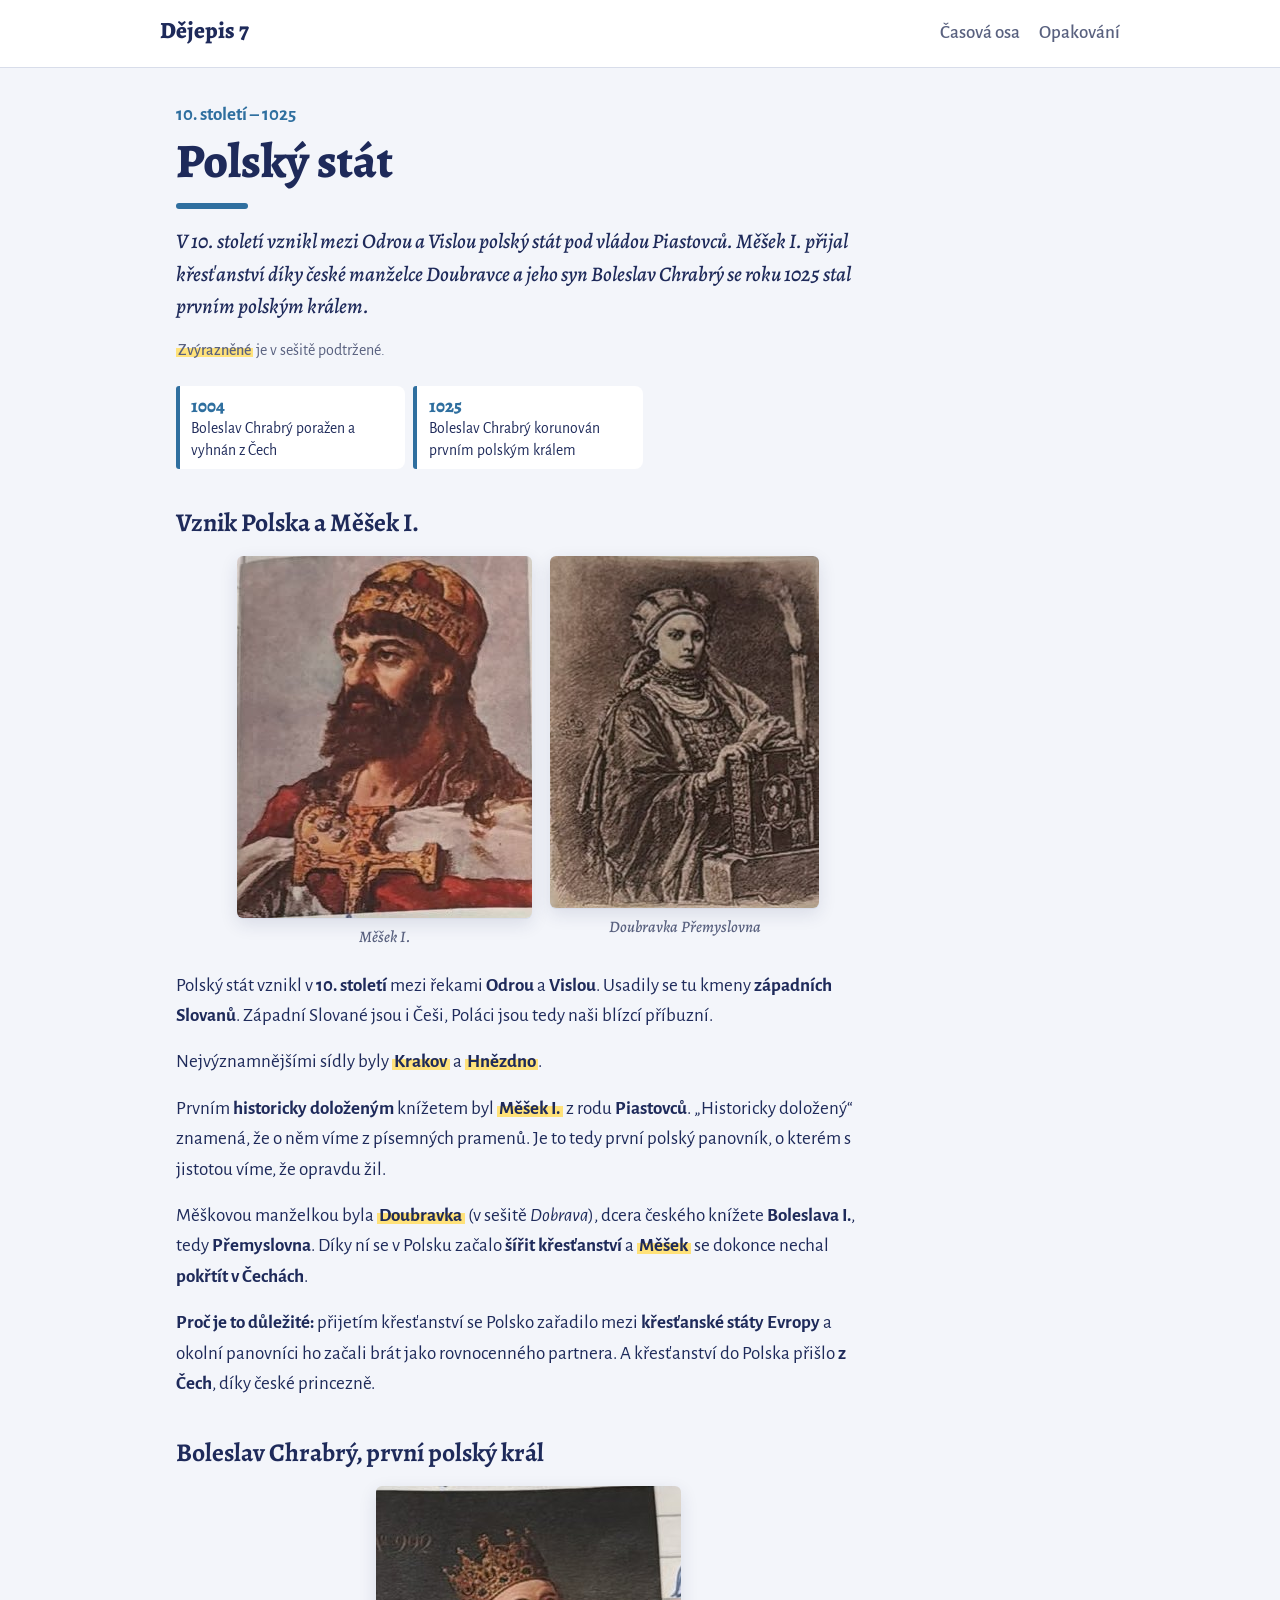
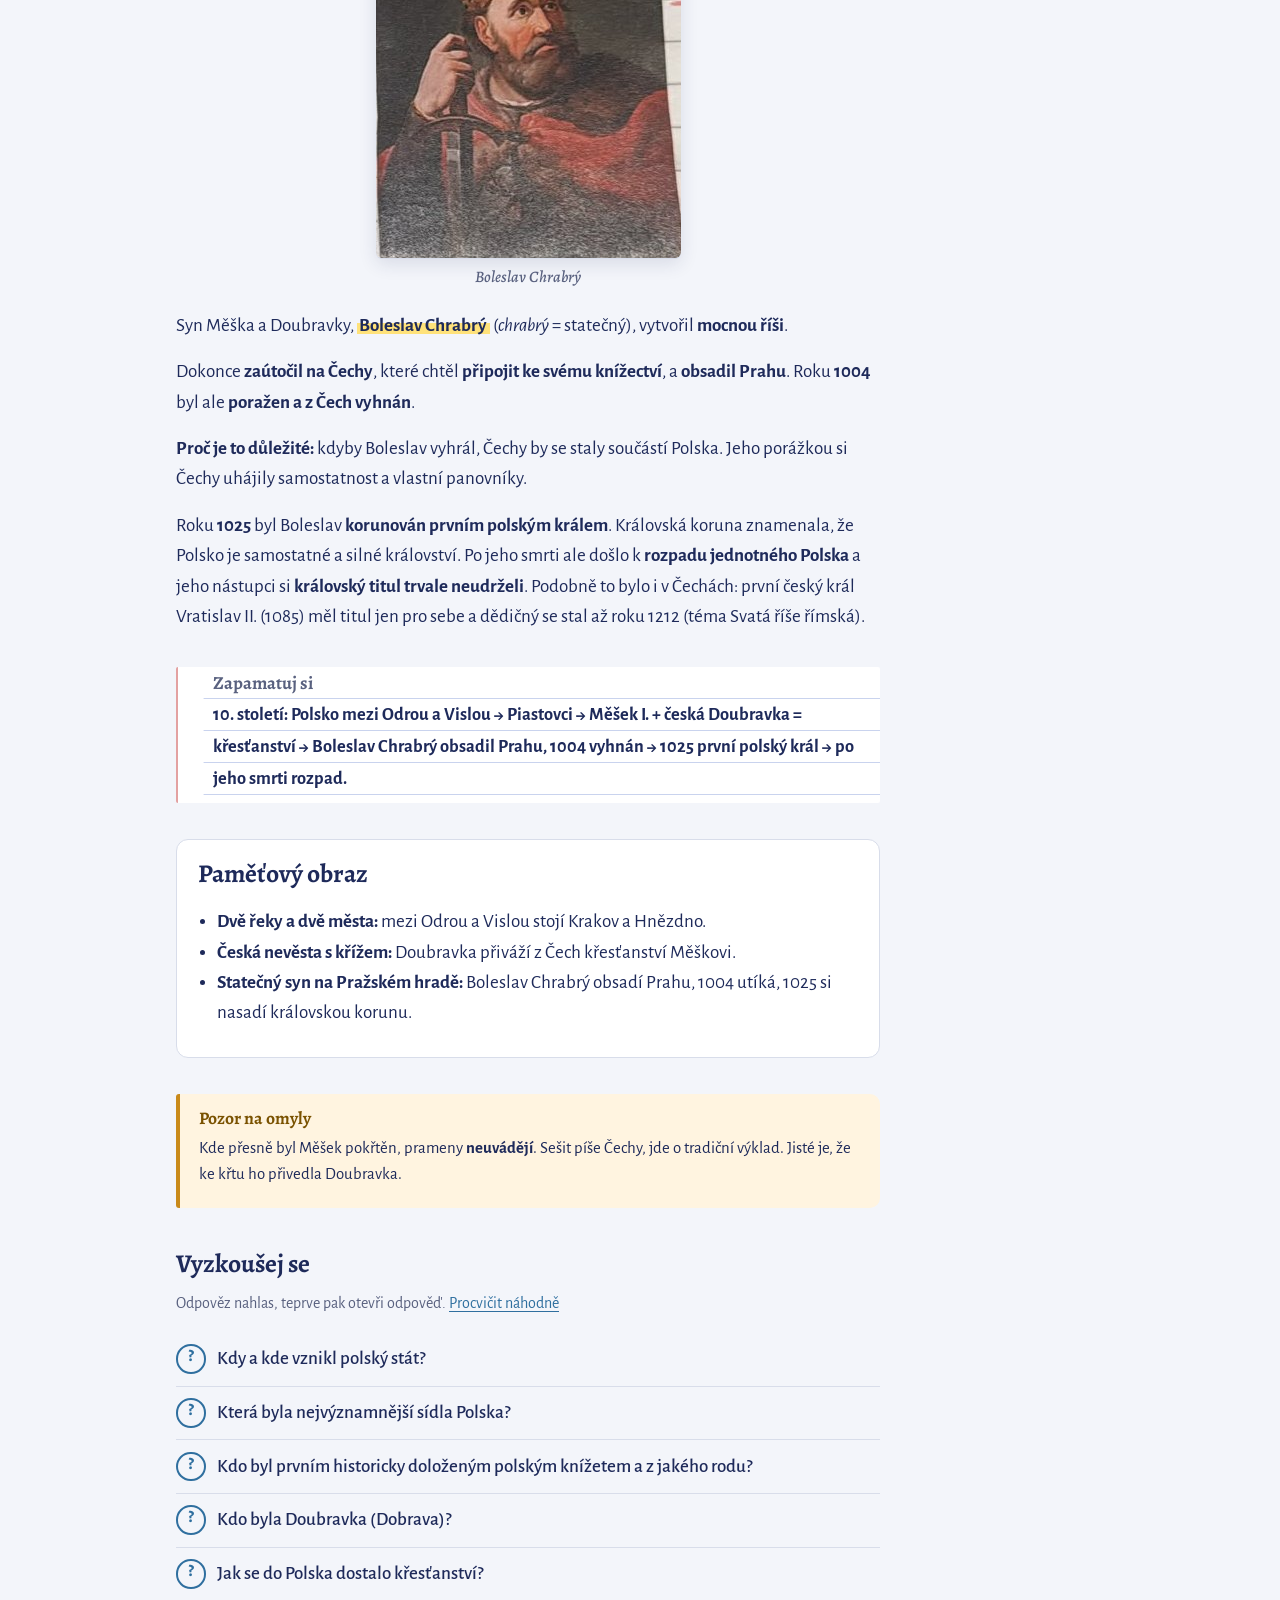
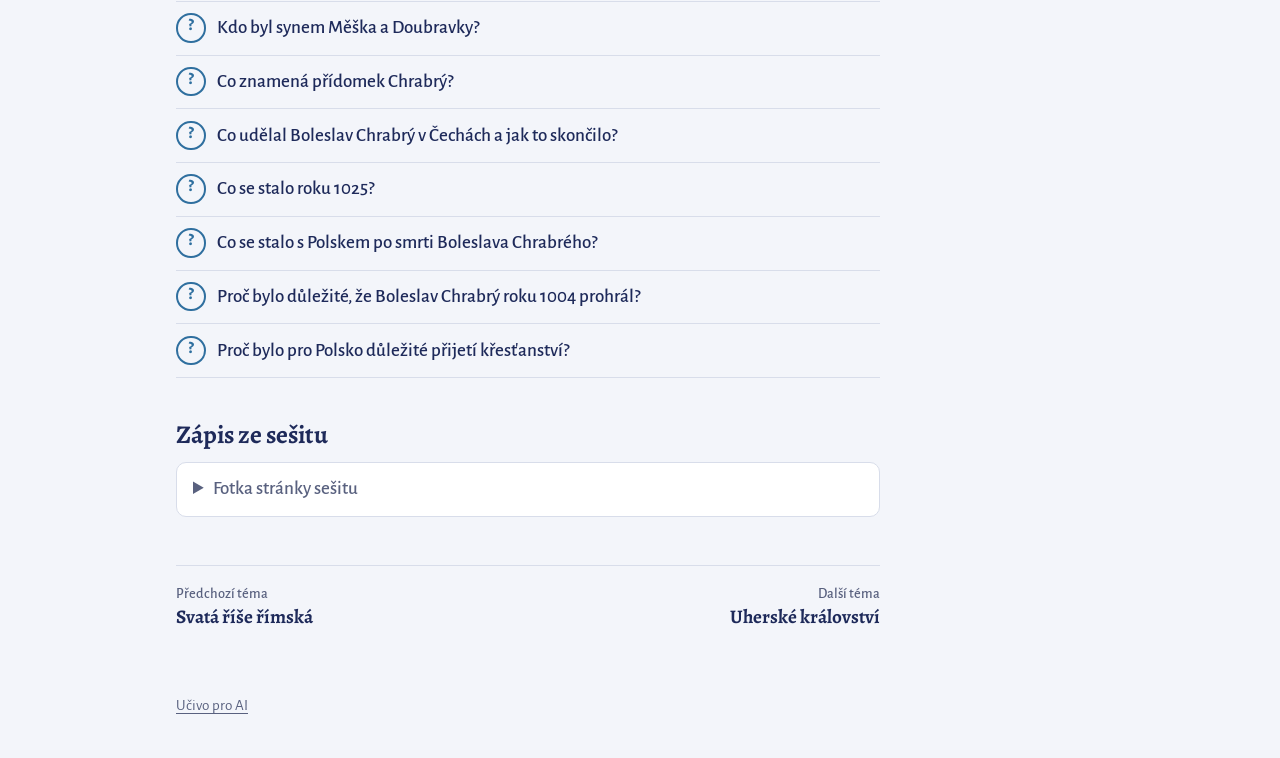
<file: docs/polsky-stat.html>
<!doctype html><html lang="cs"><head><meta charset="utf-8">
<meta name="viewport" content="width=device-width,initial-scale=1">
<title>Polský stát – Dějepis 7</title><link rel="preconnect" href="https://fonts.googleapis.com"><link rel="preconnect" href="https://fonts.gstatic.com" crossorigin><link rel="stylesheet" href="https://fonts.googleapis.com/css2?family=Alegreya:ital,wght@0,500;0,700;0,800;1,500&family=Alegreya+Sans:ital,wght@0,400;0,500;0,700;1,400&display=swap"><link rel="stylesheet" href="style.css"></head>
<body class="lane-st"><header class="top"><a class="brand" href="index.html">Dějepis 7</a>
<nav><a href="index.html#osa">Časová osa</a><a href="opakovani.html">Opakování</a></nav></header>
<main><article class="chapter"><header class="chapter-head"><p class="span">10. století – 1025</p><h1>Polský stát</h1></header><p class="lead">V 10. století vznikl mezi Odrou a Vislou polský stát pod vládou Piastovců. Měšek I. přijal křesťanství díky české manželce Doubravce a jeho syn Boleslav Chrabrý se roku 1025 stal prvním polským králem.</p><p class="hint"><mark>Zvýrazněné</mark> je v sešitě podtržené.</p><ol class="chips" aria-label="Letopočty tématu"><li class="st"><b>1004</b> Boleslav Chrabrý poražen a vyhnán z Čech</li><li class="st"><b>1025</b> Boleslav Chrabrý korunován prvním polským králem</li></ol>
<h2>Vznik Polska a Měšek I.</h2>
<div class="figs"><figure><a href="assets/ilustrace/mesek.jpg" target="_blank"><img loading="lazy" src="assets/ilustrace/mesek.jpg" alt="Měšek I."></a><figcaption>Měšek I.</figcaption></figure><figure><a href="assets/ilustrace/doubravka.jpg" target="_blank"><img loading="lazy" src="assets/ilustrace/doubravka.jpg" alt="Doubravka Přemyslovna"></a><figcaption>Doubravka Přemyslovna</figcaption></figure></div>
<p>Polský stát vznikl v <strong>10. století</strong> mezi řekami <strong>Odrou</strong> a <strong>Vislou</strong>. Usadily se tu kmeny <strong>západních Slovanů</strong>. Západní Slované jsou i Češi, Poláci jsou tedy naši blízcí příbuzní.</p>
<p>Nejvýznamnějšími sídly byly <mark>Krakov</mark> a <mark>Hnězdno</mark>.</p>
<p>Prvním <strong>historicky doloženým</strong> knížetem byl <mark>Měšek I.</mark> z rodu <strong>Piastovců</strong>. „Historicky doložený“ znamená, že o něm víme z písemných pramenů. Je to tedy první polský panovník, o kterém s jistotou víme, že opravdu žil.</p>
<p>Měškovou manželkou byla <mark>Doubravka</mark> (v sešitě <em>Dobrava</em>), dcera českého knížete <strong>Boleslava I.</strong>, tedy <strong>Přemyslovna</strong>. Díky ní se v Polsku začalo <strong>šířit křesťanství</strong> a <mark>Měšek</mark> se dokonce nechal <strong>pokřtít v Čechách</strong>.</p>
<p><strong>Proč je to důležité:</strong> přijetím křesťanství se Polsko zařadilo mezi <strong>křesťanské státy Evropy</strong> a okolní panovníci ho začali brát jako rovnocenného partnera. A křesťanství do Polska přišlo <strong>z Čech</strong>, díky české princezně.</p>
<h2>Boleslav Chrabrý, první polský král</h2>
<div class="figs"><figure><a href="assets/ilustrace/boleslav-chrabry.jpg" target="_blank"><img loading="lazy" src="assets/ilustrace/boleslav-chrabry.jpg" alt="Boleslav Chrabrý"></a><figcaption>Boleslav Chrabrý</figcaption></figure></div>
<p>Syn Měška a Doubravky, <mark>Boleslav Chrabrý</mark> (<em>chrabrý</em> = statečný), vytvořil <strong>mocnou říši</strong>.</p>
<p>Dokonce <strong>zaútočil na Čechy</strong>, které chtěl <strong>připojit ke svému knížectví</strong>, a <strong>obsadil Prahu</strong>. Roku <strong>1004</strong> byl ale <strong>poražen a z Čech vyhnán</strong>.</p>
<p><strong>Proč je to důležité:</strong> kdyby Boleslav vyhrál, Čechy by se staly součástí Polska. Jeho porážkou si Čechy uhájily samostatnost a vlastní panovníky.</p>
<p>Roku <strong>1025</strong> byl Boleslav <strong>korunován prvním polským králem</strong>. Královská koruna znamenala, že Polsko je samostatné a silné království. Po jeho smrti ale došlo k <strong>rozpadu jednotného Polska</strong> a jeho nástupci si <strong>královský titul trvale neudrželi</strong>. Podobně to bylo i v Čechách: první český král Vratislav II. (1085) měl titul jen pro sebe a dědičný se stal až roku 1212 (téma Svatá říše římská).</p>
<aside class="remember"><h2>Zapamatuj si</h2><p><strong>10. století: Polsko mezi Odrou a Vislou → Piastovci → Měšek I. + česká Doubravka = křesťanství → Boleslav Chrabrý obsadil Prahu, 1004 vyhnán → 1025 první polský král → po jeho smrti rozpad.</strong></p></aside>
<section class="mnemo"><h2>Paměťový obraz</h2>
<ul>
<li><strong>Dvě řeky a dvě města:</strong> mezi Odrou a Vislou stojí Krakov a Hnězdno.</li>
<li><strong>Česká nevěsta s křížem:</strong> Doubravka přiváží z Čech křesťanství Měškovi.</li>
<li><strong>Statečný syn na Pražském hradě:</strong> Boleslav Chrabrý obsadí Prahu, 1004 utíká, 1025 si nasadí královskou korunu.</li>
</ul>
</section><aside class="fix"><h2>Pozor na omyly</h2><p>Kde přesně byl Měšek pokřtěn, prameny <strong>neuvádějí</strong>. Sešit píše Čechy, jde o tradiční výklad. Jisté je, že ke křtu ho přivedla Doubravka.</p>
</aside><section class="quiz"><h2>Vyzkoušej se</h2><p class="hint">Odpověz nahlas, teprve pak otevři odpověď. <a href="opakovani.html#polsky-stat">Procvičit náhodně</a></p><details class="q"><summary>Kdy a kde vznikl polský stát?</summary><p>V 10. století mezi řekami Odrou a Vislou, kde žily kmeny západních Slovanů.</p></details><details class="q"><summary>Která byla nejvýznamnější sídla Polska?</summary><p>Hnězdno a Krakov.</p></details><details class="q"><summary>Kdo byl prvním historicky doloženým polským knížetem a z jakého rodu?</summary><p>Měšek I. z rodu Piastovců.</p></details><details class="q"><summary>Kdo byla Doubravka (Dobrava)?</summary><p>Česká princezna, dcera knížete Boleslava I. a manželka Měška I.</p></details><details class="q"><summary>Jak se do Polska dostalo křesťanství?</summary><p>Díky Doubravce; Měšek se kvůli ní nechal pokřtít.</p></details><details class="q"><summary>Kdo byl synem Měška a Doubravky?</summary><p>Boleslav Chrabrý.</p></details><details class="q"><summary>Co znamená přídomek Chrabrý?</summary><p>Statečný.</p></details><details class="q"><summary>Co udělal Boleslav Chrabrý v Čechách a jak to skončilo?</summary><p>Zaútočil na Čechy a obsadil Prahu, roku 1004 byl poražen a vyhnán.</p></details><details class="q"><summary>Co se stalo roku 1025?</summary><p>Boleslav Chrabrý byl korunován prvním polským králem.</p></details><details class="q"><summary>Co se stalo s Polskem po smrti Boleslava Chrabrého?</summary><p>Rozpadlo se a jeho nástupci si trvale neudrželi královský titul.</p></details><details class="q"><summary>Proč bylo důležité, že Boleslav Chrabrý roku 1004 prohrál?</summary><p>Čechy se nestaly součástí Polska a zůstaly samostatné.</p></details><details class="q"><summary>Proč bylo pro Polsko důležité přijetí křesťanství?</summary><p>Zařadilo se mezi křesťanské státy Evropy; křesťanství přišlo z Čech díky Doubravce.</p></details></section><section class="notebook"><h2>Zápis ze sešitu</h2>
<details class="sesit">
<summary>Fotka stránky sešitu</summary>
<div class="figs"><figure><a href="assets/sesit-12.jpg" target="_blank"><img loading="lazy" src="assets/sesit-12.jpg" alt="Polský stát"></a><figcaption>Polský stát</figcaption></figure></div>
</details></section></article><nav class="pager" aria-label="Další témata"><a class="prev" href="svata-rise-rimska.html"><small>Předchozí téma</small>Svatá říše římská</a><a class="next" href="uherske-kralovstvi.html"><small>Další téma</small>Uherské království</a></nav></main>
<footer class="foot"><a href="index.html#ai">Učivo pro AI</a></footer></body></html>
</file>
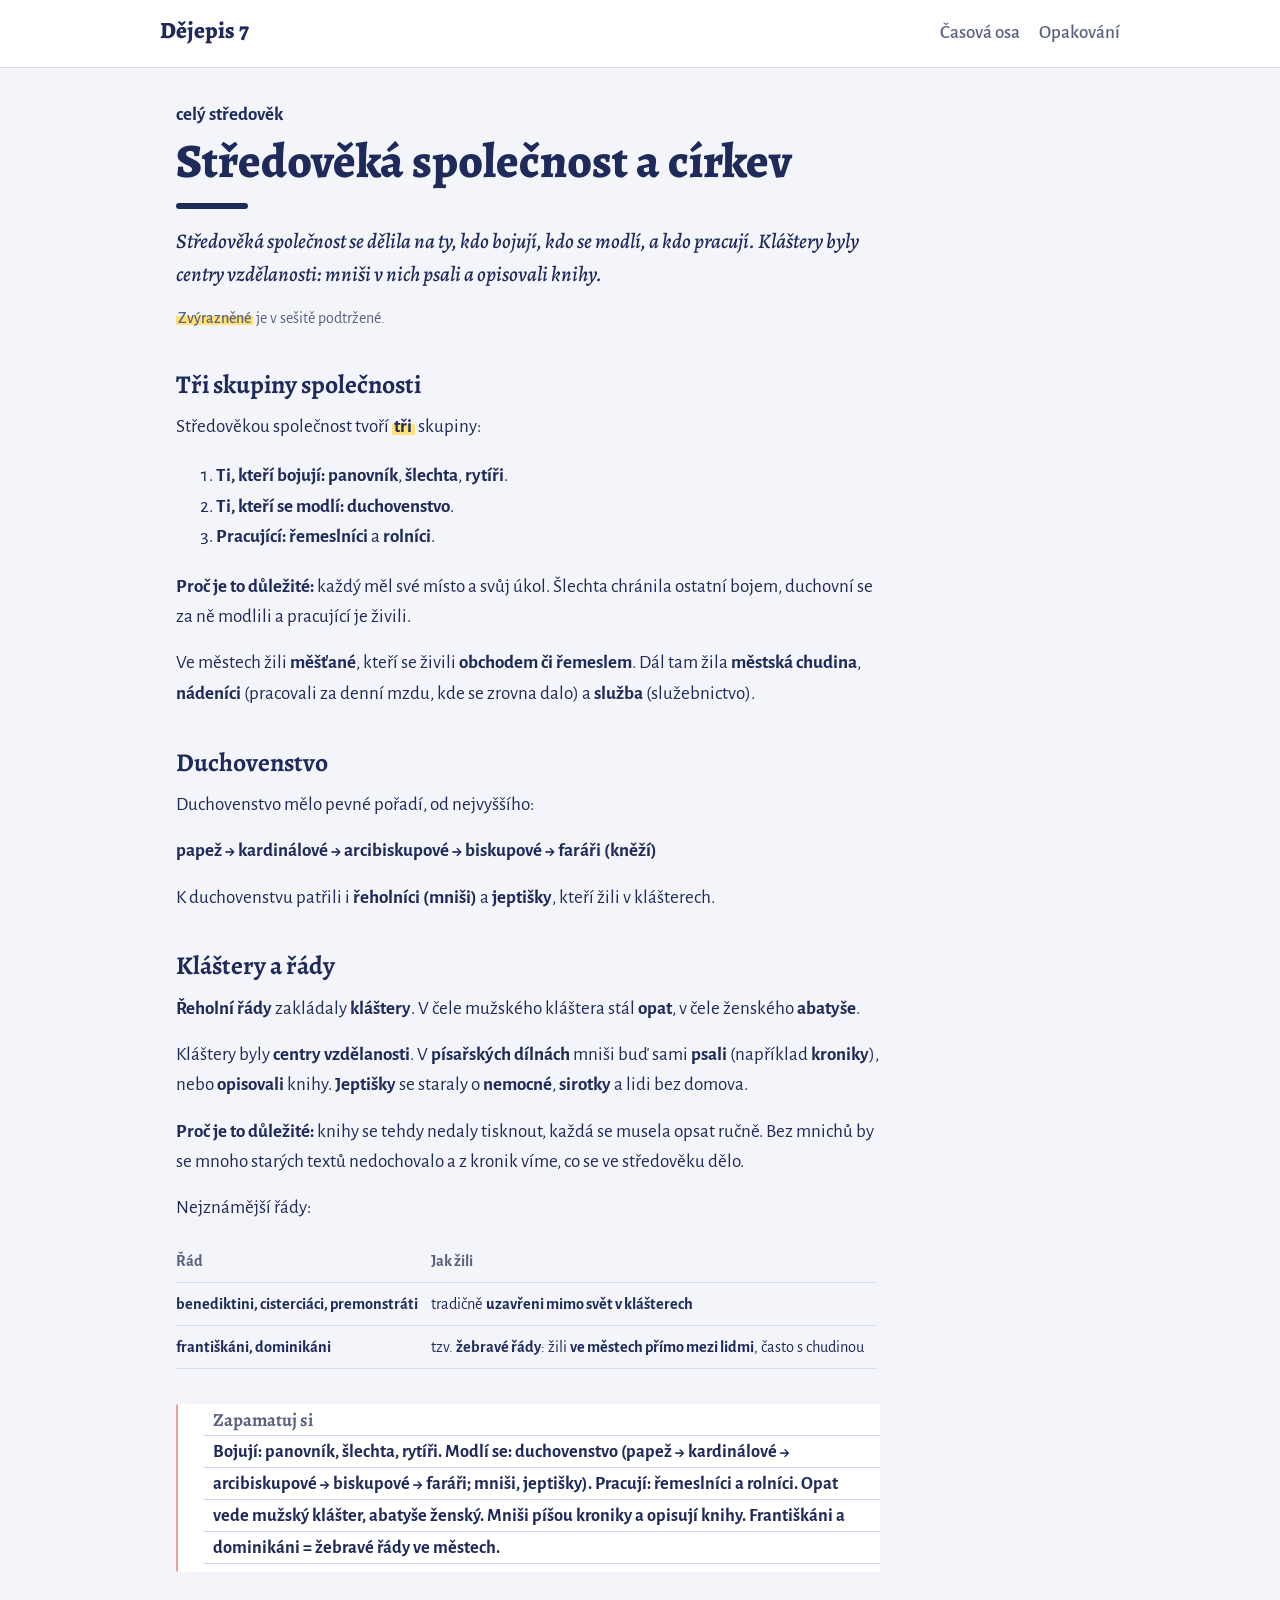
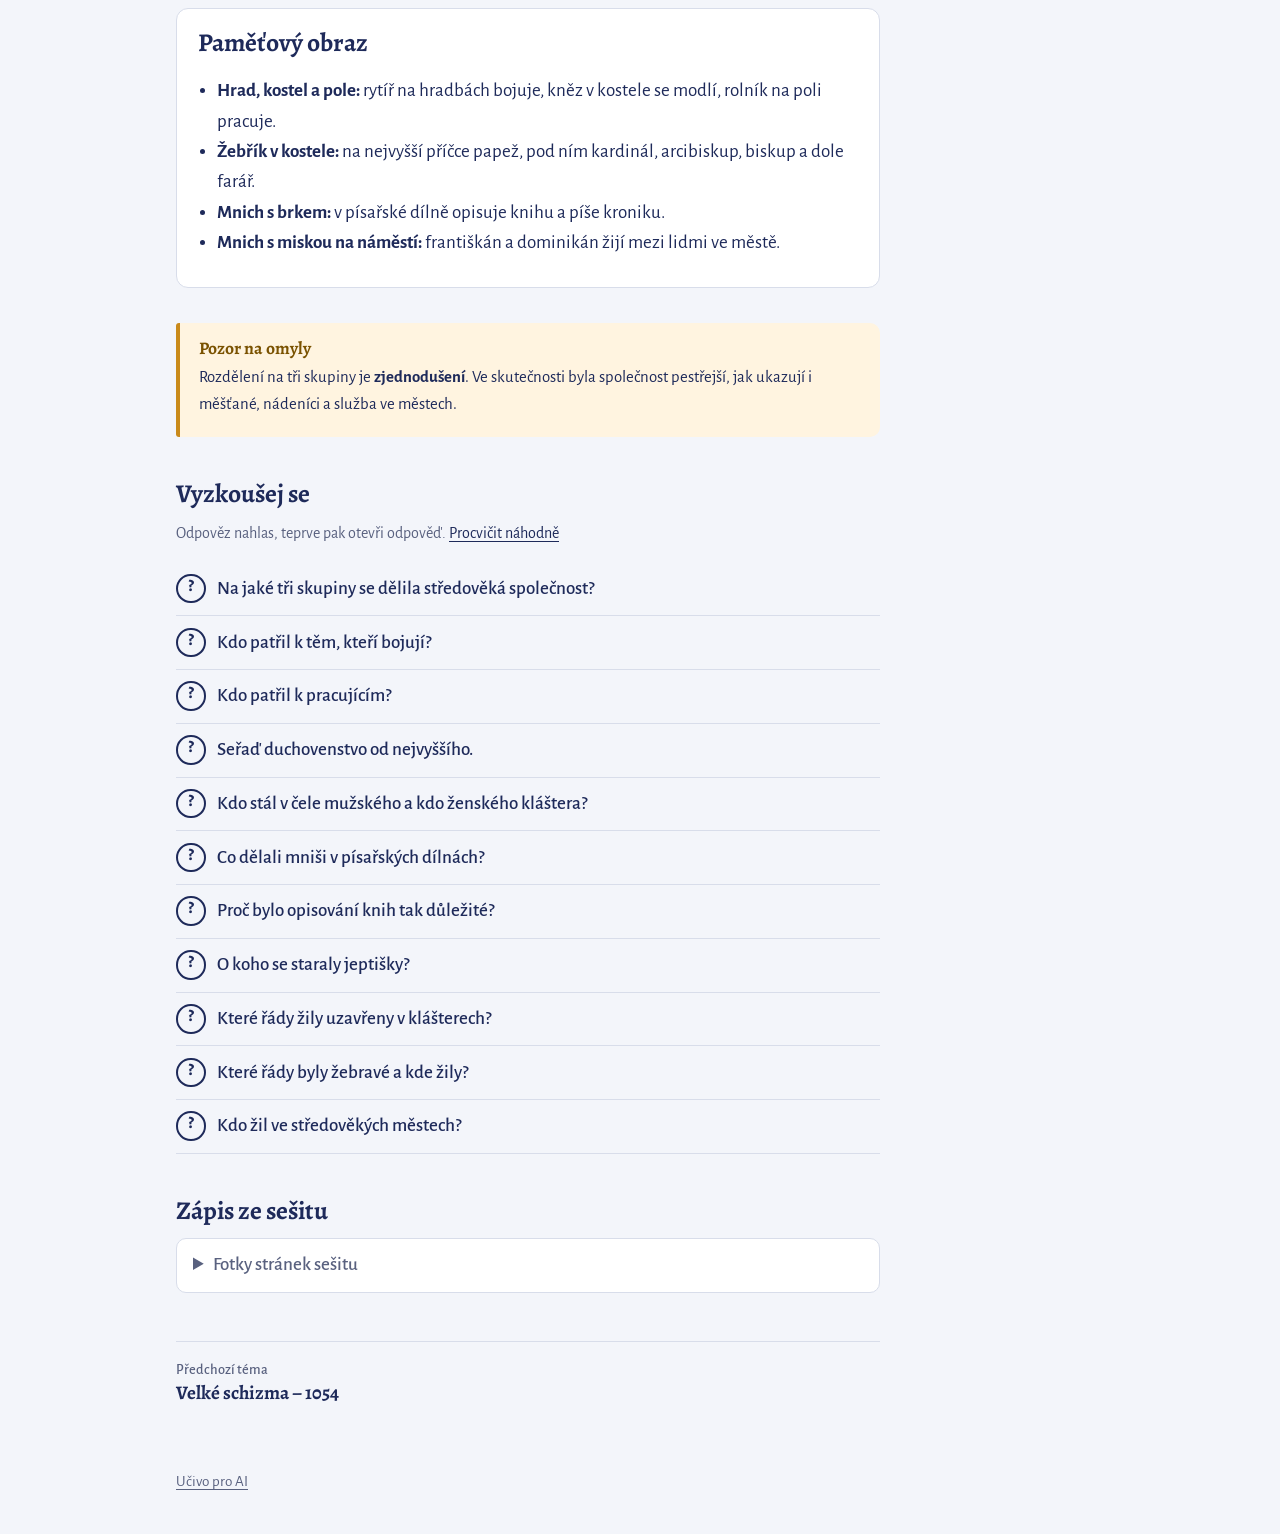
<file: docs/stredoveka-spolecnost.html>
<!doctype html><html lang="cs"><head><meta charset="utf-8">
<meta name="viewport" content="width=device-width,initial-scale=1">
<title>Středověká společnost a církev – Dějepis 7</title><link rel="preconnect" href="https://fonts.googleapis.com"><link rel="preconnect" href="https://fonts.gstatic.com" crossorigin><link rel="stylesheet" href="https://fonts.googleapis.com/css2?family=Alegreya:ital,wght@0,500;0,700;0,800;1,500&family=Alegreya+Sans:ital,wght@0,400;0,500;0,700;1,400&display=swap"><link rel="stylesheet" href="style.css"></head>
<body class="lane-ink"><header class="top"><a class="brand" href="index.html">Dějepis 7</a>
<nav><a href="index.html#osa">Časová osa</a><a href="opakovani.html">Opakování</a></nav></header>
<main><article class="chapter"><header class="chapter-head"><p class="span">celý středověk</p><h1>Středověká společnost a církev</h1></header><p class="lead">Středověká společnost se dělila na ty, kdo bojují, kdo se modlí, a kdo pracují. Kláštery byly centry vzdělanosti: mniši v nich psali a opisovali knihy.</p><p class="hint"><mark>Zvýrazněné</mark> je v sešitě podtržené.</p>
<h2>Tři skupiny společnosti</h2>
<p>Středověkou společnost tvoří <mark>tři</mark> skupiny:</p>
<ol>
<li><strong>Ti, kteří bojují:</strong> <strong>panovník</strong>, <strong>šlechta</strong>, <strong>rytíři</strong>.</li>
<li><strong>Ti, kteří se modlí:</strong> <strong>duchovenstvo</strong>.</li>
<li><strong>Pracující:</strong> <strong>řemeslníci</strong> a <strong>rolníci</strong>.</li>
</ol>
<p><strong>Proč je to důležité:</strong> každý měl své místo a svůj úkol. Šlechta chránila ostatní bojem, duchovní se za ně modlili a pracující je živili.</p>
<p>Ve městech žili <strong>měšťané</strong>, kteří se živili <strong>obchodem či řemeslem</strong>. Dál tam žila <strong>městská chudina</strong>, <strong>nádeníci</strong> (pracovali za denní mzdu, kde se zrovna dalo) a <strong>služba</strong> (služebnictvo).</p>
<h2>Duchovenstvo</h2>
<p>Duchovenstvo mělo pevné pořadí, od nejvyššího:</p>
<p><strong>papež → kardinálové → arcibiskupové → biskupové → faráři (kněží)</strong></p>
<p>K duchovenstvu patřili i <strong>řeholníci (mniši)</strong> a <strong>jeptišky</strong>, kteří žili v klášterech.</p>
<h2>Kláštery a řády</h2>
<p><strong>Řeholní řády</strong> zakládaly <strong>kláštery</strong>. V čele mužského kláštera stál <strong>opat</strong>, v čele ženského <strong>abatyše</strong>.</p>
<p>Kláštery byly <strong>centry vzdělanosti</strong>. V <strong>písařských dílnách</strong> mniši buď sami <strong>psali</strong> (například <strong>kroniky</strong>), nebo <strong>opisovali</strong> knihy. <strong>Jeptišky</strong> se staraly o <strong>nemocné</strong>, <strong>sirotky</strong> a lidi bez domova.</p>
<p><strong>Proč je to důležité:</strong> knihy se tehdy nedaly tisknout, každá se musela opsat ručně. Bez mnichů by se mnoho starých textů nedochovalo a z kronik víme, co se ve středověku dělo.</p>
<p>Nejznámější řády:</p>
<table>
<thead>
<tr>
<th>Řád</th>
<th>Jak žili</th>
</tr>
</thead>
<tbody>
<tr>
<td><strong>benediktini, cisterciáci, premonstráti</strong></td>
<td>tradičně <strong>uzavřeni mimo svět v klášterech</strong></td>
</tr>
<tr>
<td><strong>františkáni, dominikáni</strong></td>
<td>tzv. <strong>žebravé řády</strong>: žili <strong>ve městech přímo mezi lidmi</strong>, často s chudinou</td>
</tr>
</tbody>
</table>
<aside class="remember"><h2>Zapamatuj si</h2><p><strong>Bojují: panovník, šlechta, rytíři. Modlí se: duchovenstvo (papež → kardinálové → arcibiskupové → biskupové → faráři; mniši, jeptišky). Pracují: řemeslníci a rolníci. Opat vede mužský klášter, abatyše ženský. Mniši píšou kroniky a opisují knihy. Františkáni a dominikáni = žebravé řády ve městech.</strong></p></aside>
<section class="mnemo"><h2>Paměťový obraz</h2>
<ul>
<li><strong>Hrad, kostel a pole:</strong> rytíř na hradbách bojuje, kněz v kostele se modlí, rolník na poli pracuje.</li>
<li><strong>Žebřík v kostele:</strong> na nejvyšší příčce papež, pod ním kardinál, arcibiskup, biskup a dole farář.</li>
<li><strong>Mnich s brkem:</strong> v písařské dílně opisuje knihu a píše kroniku.</li>
<li><strong>Mnich s miskou na náměstí:</strong> františkán a dominikán žijí mezi lidmi ve městě.</li>
</ul>
</section><aside class="fix"><h2>Pozor na omyly</h2><p>Rozdělení na tři skupiny je <strong>zjednodušení</strong>. Ve skutečnosti byla společnost pestřejší, jak ukazují i měšťané, nádeníci a služba ve městech.</p>
</aside><section class="quiz"><h2>Vyzkoušej se</h2><p class="hint">Odpověz nahlas, teprve pak otevři odpověď. <a href="opakovani.html#stredoveka-spolecnost">Procvičit náhodně</a></p><details class="q"><summary>Na jaké tři skupiny se dělila středověká společnost?</summary><p>Ti, kteří bojují; ti, kteří se modlí (duchovenstvo); pracující.</p></details><details class="q"><summary>Kdo patřil k těm, kteří bojují?</summary><p>Panovník, šlechta, rytíři.</p></details><details class="q"><summary>Kdo patřil k pracujícím?</summary><p>Řemeslníci a rolníci.</p></details><details class="q"><summary>Seřaď duchovenstvo od nejvyššího.</summary><p>Papež, kardinálové, arcibiskupové, biskupové, faráři (kněží); dále mniši a jeptišky.</p></details><details class="q"><summary>Kdo stál v čele mužského a kdo ženského kláštera?</summary><p>Opat a abatyše.</p></details><details class="q"><summary>Co dělali mniši v písařských dílnách?</summary><p>Psali kroniky nebo opisovali knihy.</p></details><details class="q"><summary>Proč bylo opisování knih tak důležité?</summary><p>Knihy se nedaly tisknout; bez opisů by se staré texty nedochovaly.</p></details><details class="q"><summary>O koho se staraly jeptišky?</summary><p>O nemocné, sirotky a lidi bez domova.</p></details><details class="q"><summary>Které řády žily uzavřeny v klášterech?</summary><p>Benediktini, cisterciáci, premonstráti.</p></details><details class="q"><summary>Které řády byly žebravé a kde žily?</summary><p>Františkáni a dominikáni; ve městech přímo mezi lidmi.</p></details><details class="q"><summary>Kdo žil ve středověkých městech?</summary><p>Měšťané (obchodníci a řemeslníci), městská chudina, nádeníci, služba.</p></details></section><section class="notebook"><h2>Zápis ze sešitu</h2>
<details class="sesit">
<summary>Fotky stránek sešitu</summary>
<div class="figs"><figure><a href="assets/sesit-02.jpg" target="_blank"><img loading="lazy" src="assets/sesit-02.jpg" alt="Středověká společnost a dokončení arabské říše"></a><figcaption>Středověká společnost a dokončení arabské říše</figcaption></figure></div>
<div class="figs"><figure><a href="assets/sesit-01.jpg" target="_blank"><img loading="lazy" src="assets/sesit-01.jpg" alt="Řády, pracující a měšťané"></a><figcaption>Řády, pracující a měšťané</figcaption></figure></div>
</details></section></article><nav class="pager" aria-label="Další témata"><a class="prev" href="velke-schizma.html"><small>Předchozí téma</small>Velké schizma – 1054</a></nav></main>
<footer class="foot"><a href="index.html#ai">Učivo pro AI</a></footer></body></html>
</file>
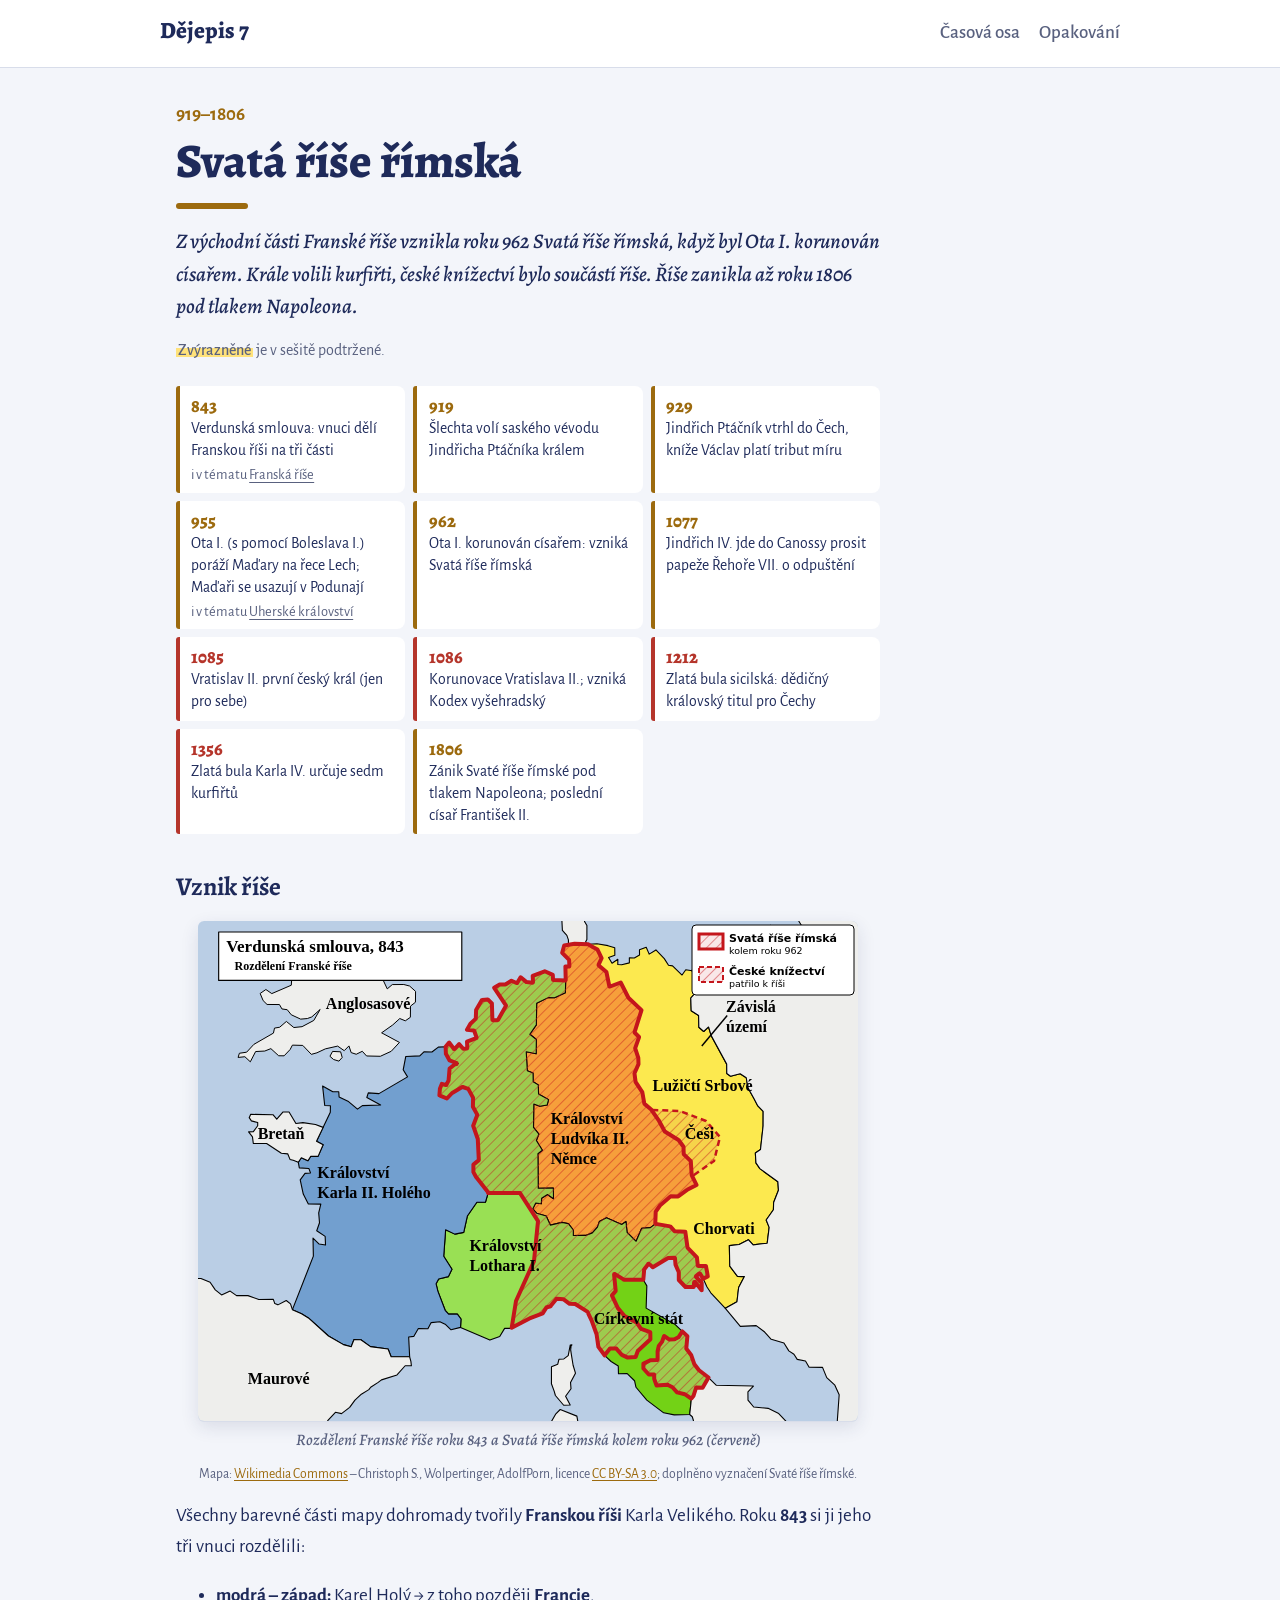
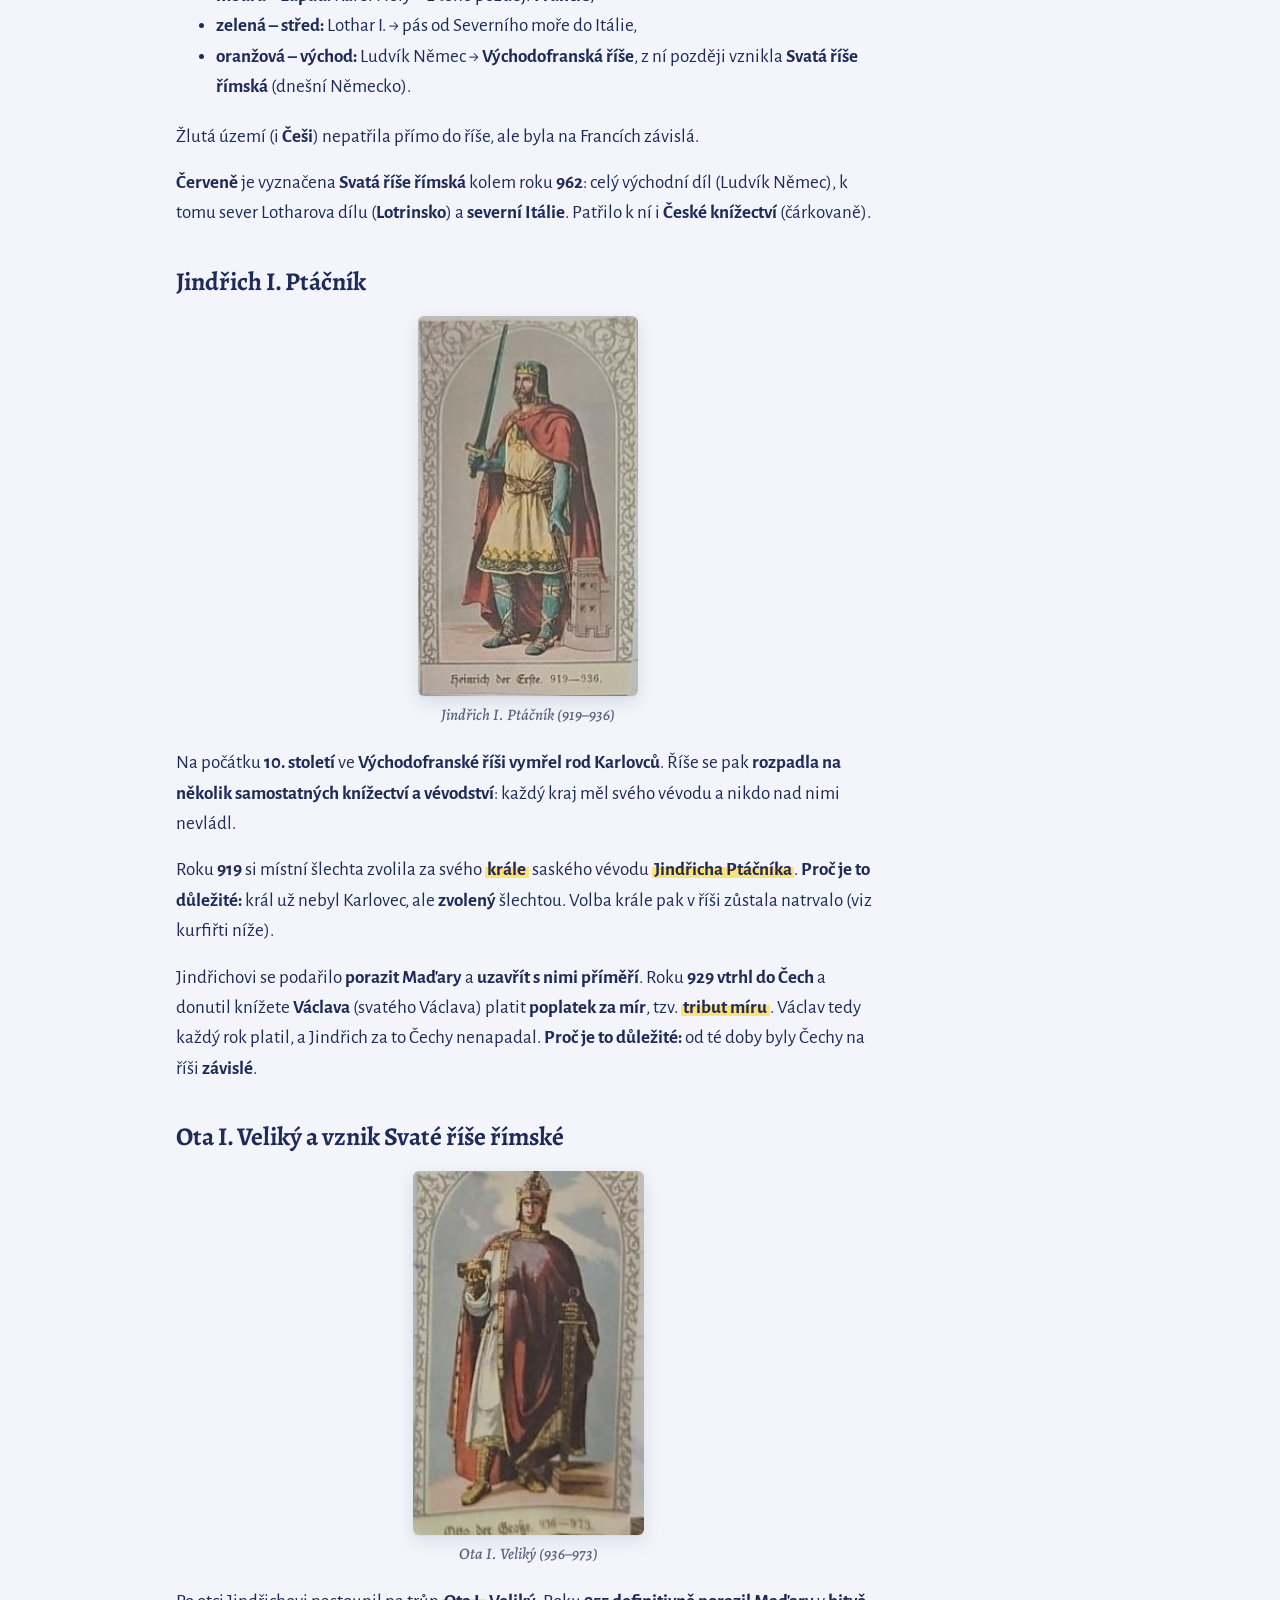
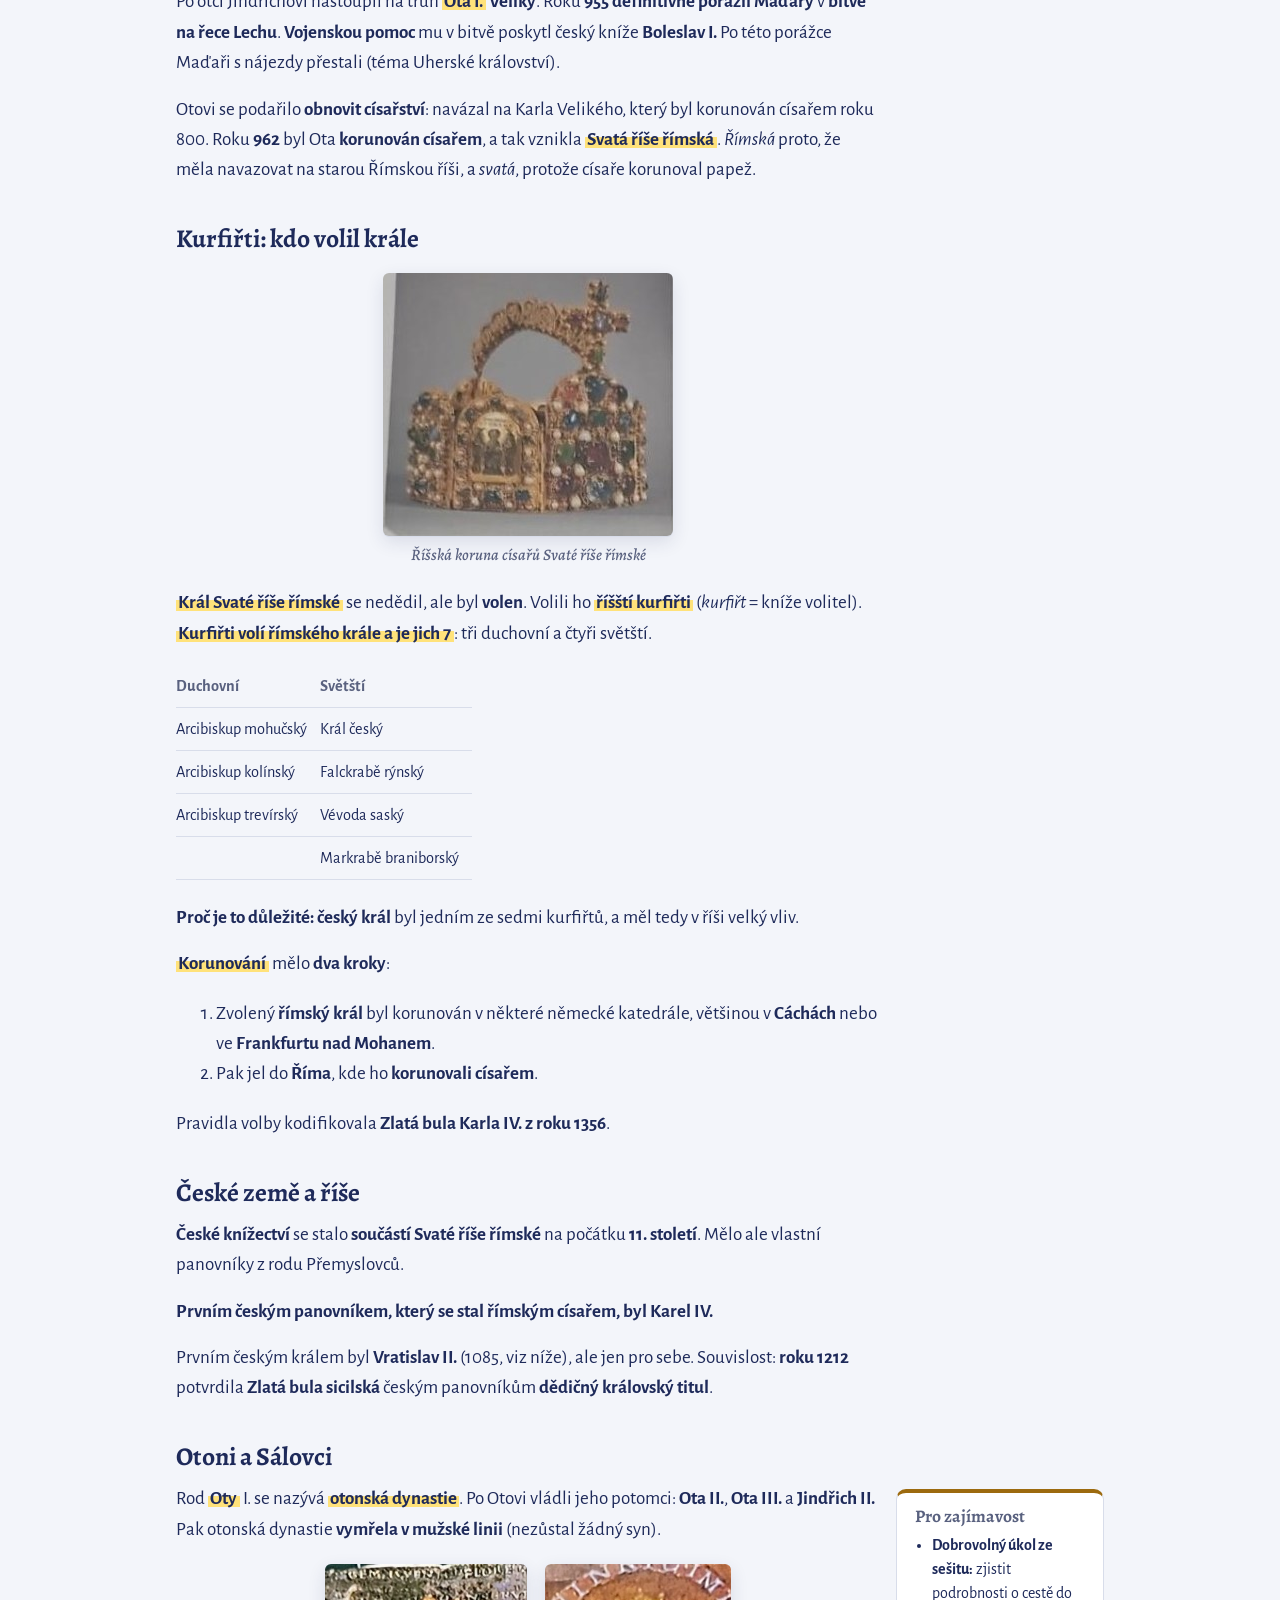
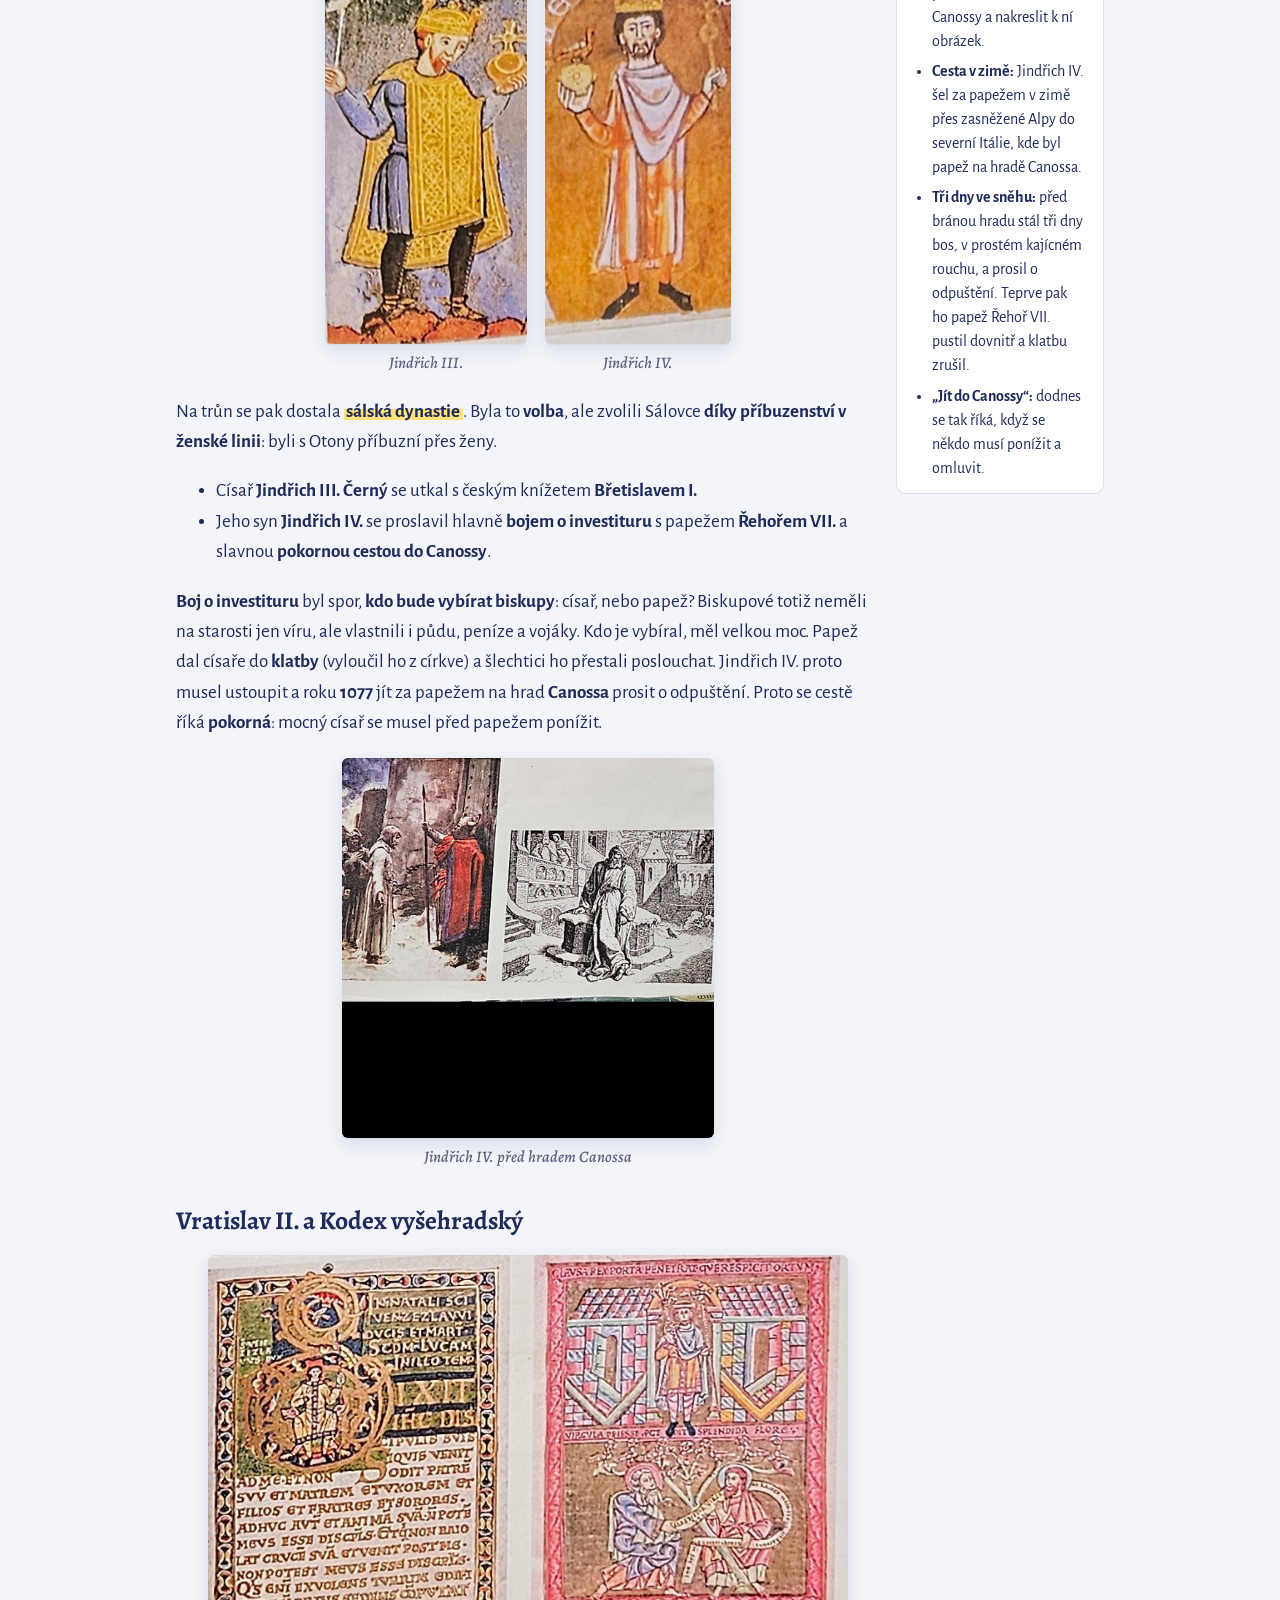
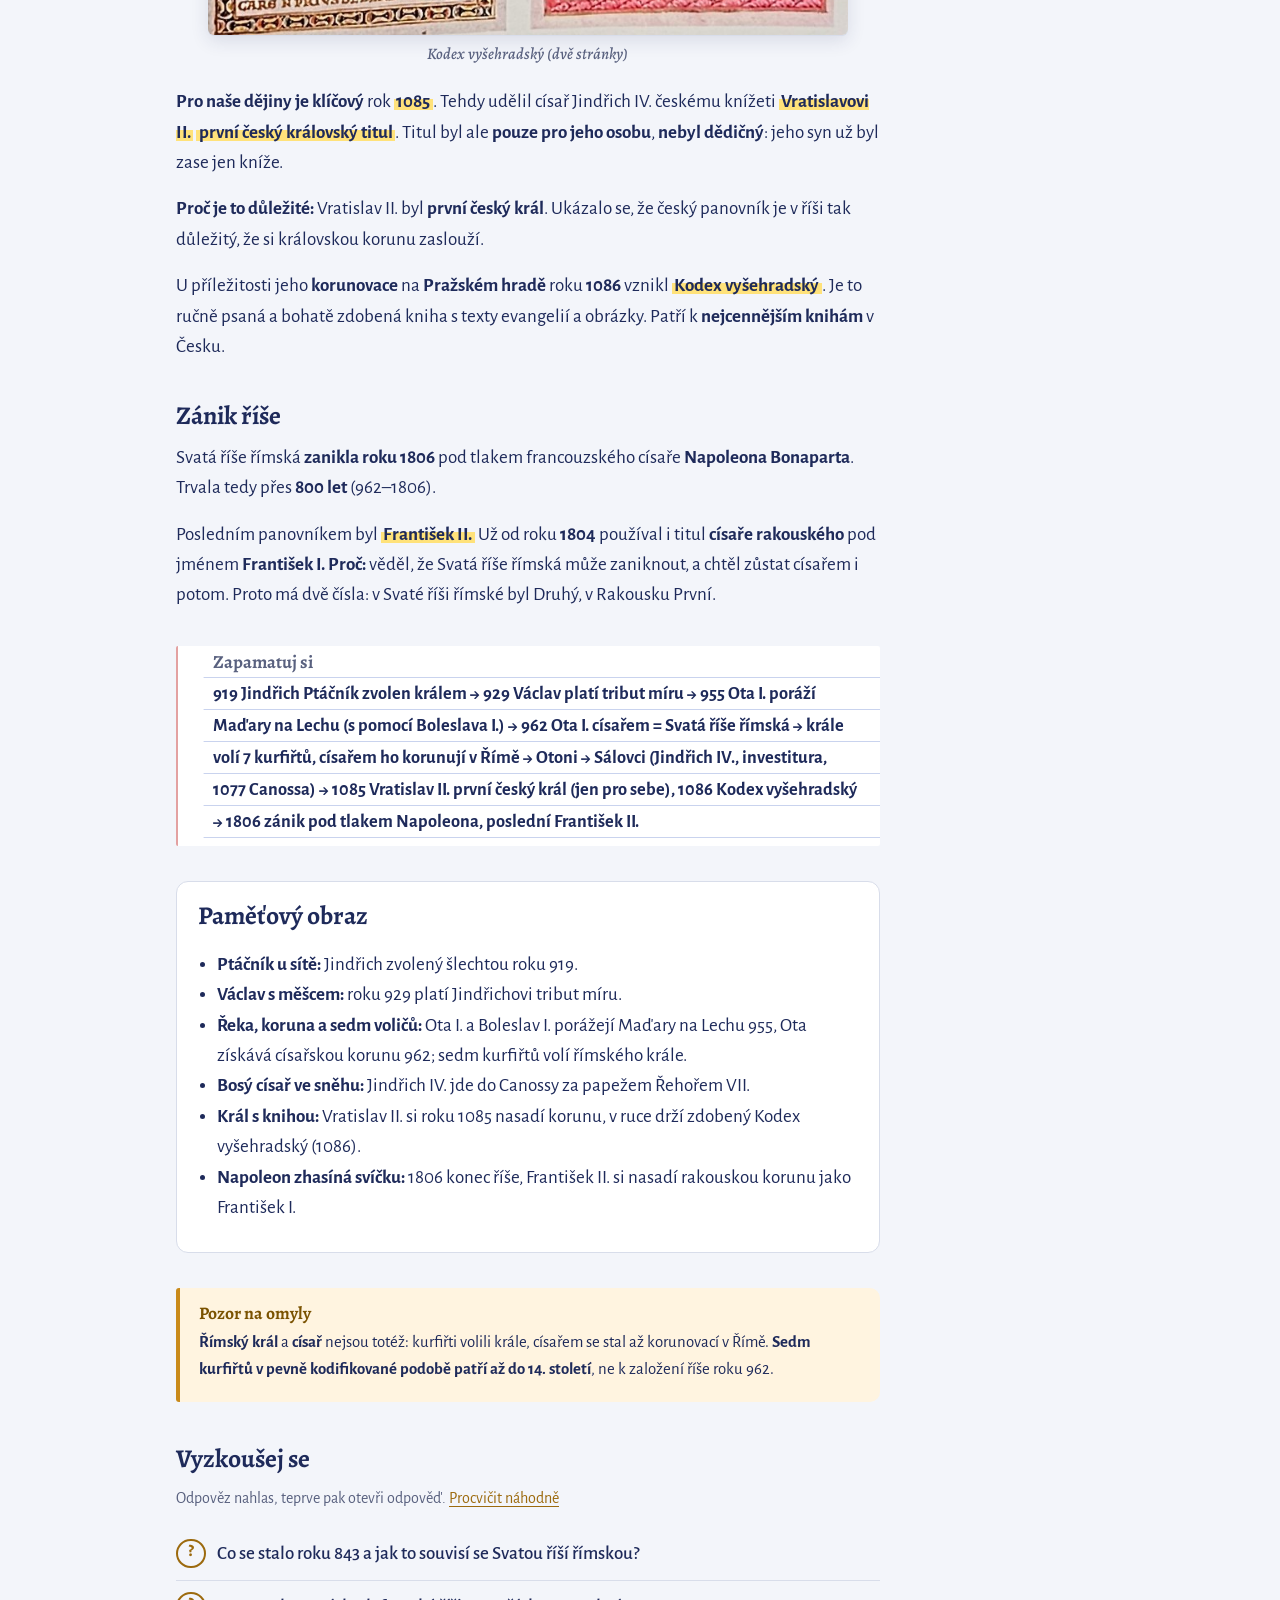
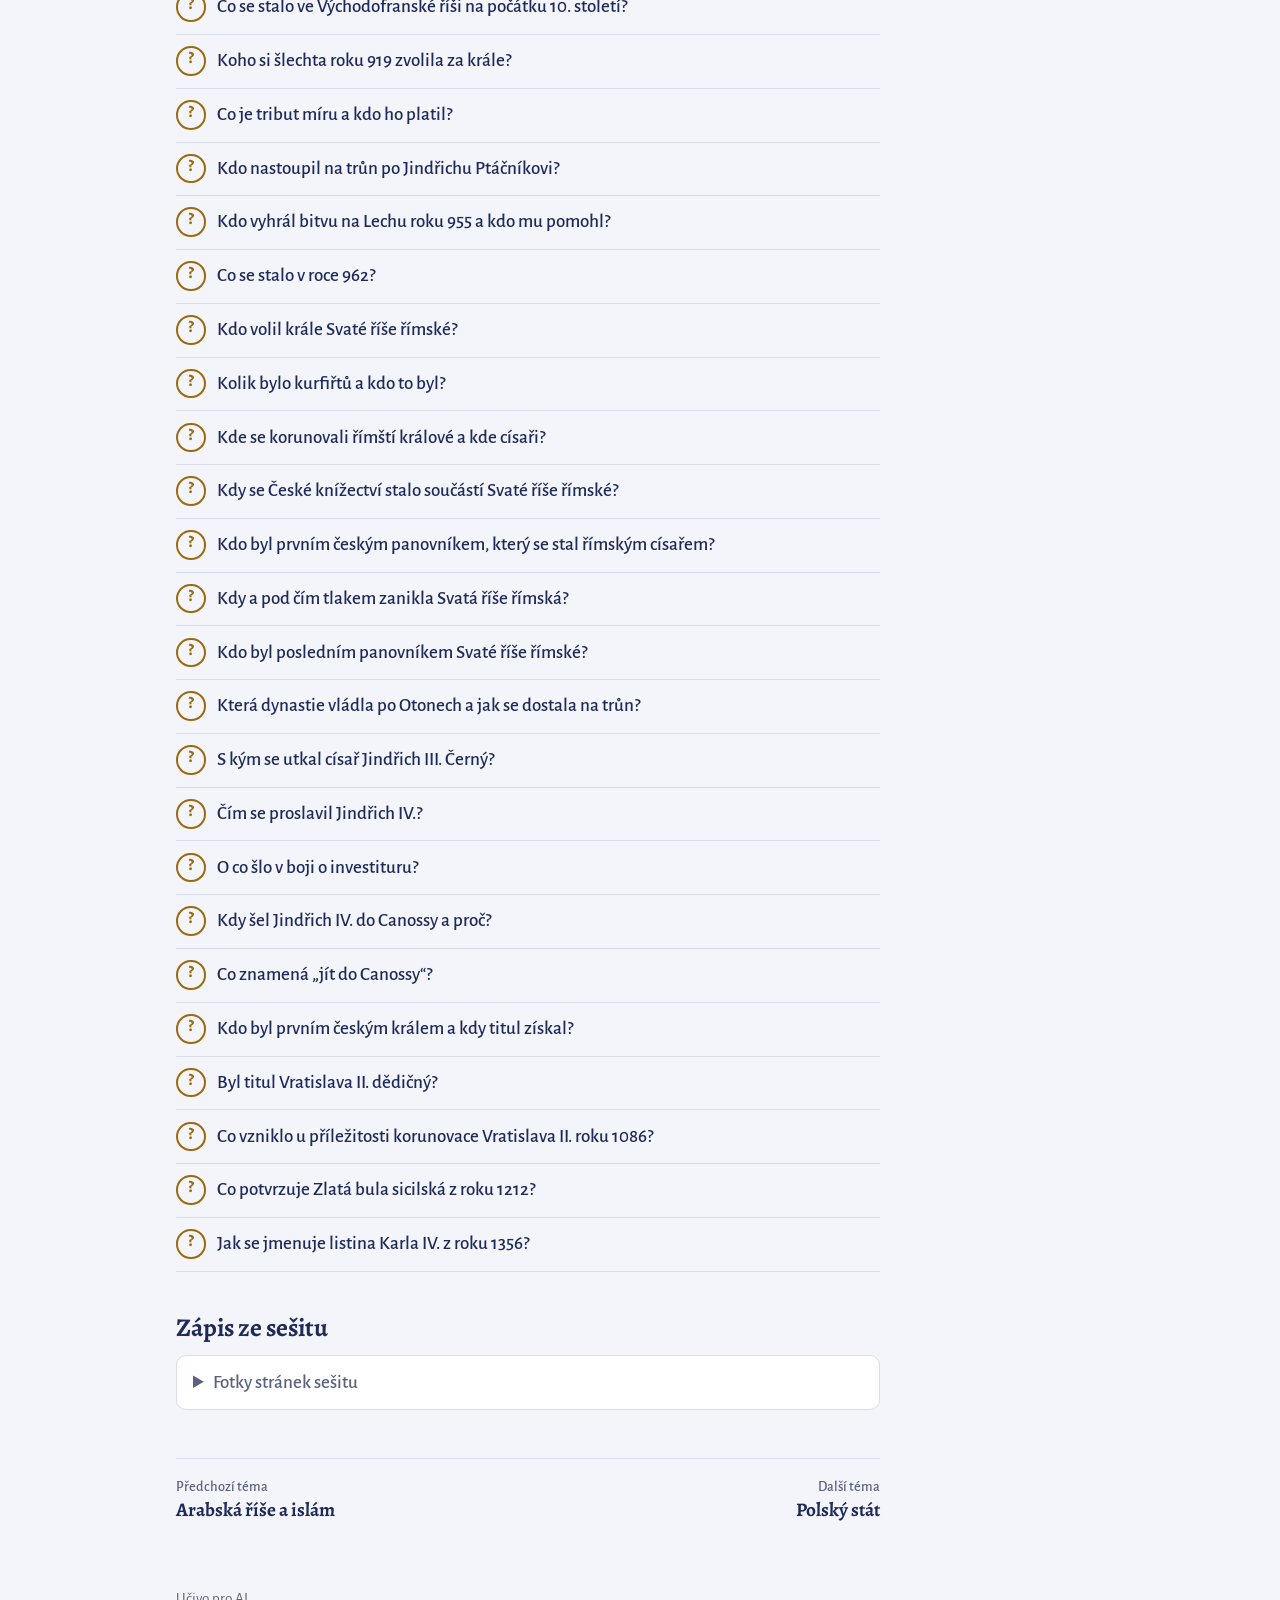
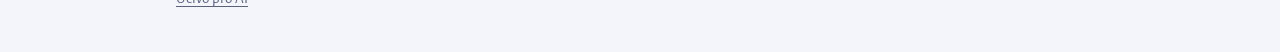
<file: docs/svata-rise-rimska.html>
<!doctype html><html lang="cs"><head><meta charset="utf-8">
<meta name="viewport" content="width=device-width,initial-scale=1">
<title>Svatá říše římská – Dějepis 7</title><link rel="preconnect" href="https://fonts.googleapis.com"><link rel="preconnect" href="https://fonts.gstatic.com" crossorigin><link rel="stylesheet" href="https://fonts.googleapis.com/css2?family=Alegreya:ital,wght@0,500;0,700;0,800;1,500&family=Alegreya+Sans:ital,wght@0,400;0,500;0,700;1,400&display=swap"><link rel="stylesheet" href="style.css"></head>
<body class="lane-rise"><header class="top"><a class="brand" href="index.html">Dějepis 7</a>
<nav><a href="index.html#osa">Časová osa</a><a href="opakovani.html">Opakování</a></nav></header>
<main><article class="chapter"><header class="chapter-head"><p class="span">919–1806</p><h1>Svatá říše římská</h1></header><p class="lead">Z východní části Franské říše vznikla roku 962 Svatá říše římská, když byl Ota I. korunován císařem. Krále volili kurfiřti, české knížectví bylo součástí říše. Říše zanikla až roku 1806 pod tlakem Napoleona.</p><p class="hint"><mark>Zvýrazněné</mark> je v sešitě podtržené.</p><ol class="chips" aria-label="Letopočty tématu"><li class="rise"><b>843</b> Verdunská smlouva: vnuci dělí Franskou říši na tři části<span class="also">i v tématu <a href="franska-rise.html">Franská říše</a></span></li><li class="rise"><b>919</b> Šlechta volí saského vévodu Jindřicha Ptáčníka králem</li><li class="rise"><b>929</b> Jindřich Ptáčník vtrhl do Čech, kníže Václav platí tribut míru</li><li class="rise"><b>955</b> Ota I. (s pomocí Boleslava I.) poráží Maďary na řece Lech; Maďaři se usazují v Podunají<span class="also">i v tématu <a href="uherske-kralovstvi.html">Uherské království</a></span></li><li class="rise"><b>962</b> Ota I. korunován císařem: vzniká Svatá říše římská</li><li class="rise"><b>1077</b> Jindřich IV. jde do Canossy prosit papeže Řehoře VII. o odpuštění</li><li class="cz"><b>1085</b> Vratislav II. první český král (jen pro sebe)</li><li class="cz"><b>1086</b> Korunovace Vratislava II.; vzniká Kodex vyšehradský</li><li class="cz"><b>1212</b> Zlatá bula sicilská: dědičný královský titul pro Čechy</li><li class="cz"><b>1356</b> Zlatá bula Karla IV. určuje sedm kurfiřtů</li><li class="rise"><b>1806</b> Zánik Svaté říše římské pod tlakem Napoleona; poslední císař František II.</li></ol>
<h2>Vznik říše</h2>
<div class="figs"><figure><a href="assets/mapy/svata-rise-rimska-962.svg" target="_blank"><img loading="lazy" src="assets/mapy/svata-rise-rimska-962.svg" alt="Rozdělení Franské říše roku 843 a Svatá říše římská kolem roku 962 (červeně)"></a><figcaption>Rozdělení Franské říše roku 843 a Svatá říše římská kolem roku 962 (červeně)</figcaption></figure></div>
<p class="hint credit">Mapa: <a href="https://commons.wikimedia.org/wiki/File:Treaty_of_Verdun_cs.svg">Wikimedia Commons</a> – Christoph S., Wolpertinger, AdolfPorn, licence <a href="https://creativecommons.org/licenses/by-sa/3.0/">CC BY-SA 3.0</a>; doplněno vyznačení Svaté říše římské.</p>
<p>Všechny barevné části mapy dohromady tvořily <strong>Franskou říši</strong> Karla Velikého. Roku <strong>843</strong> si ji jeho tři vnuci rozdělili:</p>
<ul>
<li><strong>modrá – západ:</strong> Karel Holý → z toho později <strong>Francie</strong>,</li>
<li><strong>zelená – střed:</strong> Lothar I. → pás od Severního moře do Itálie,</li>
<li><strong>oranžová – východ:</strong> Ludvík Němec → <strong>Východofranská říše</strong>, z ní později vznikla <strong>Svatá říše římská</strong> (dnešní Německo).</li>
</ul>
<p>Žlutá území (i <strong>Češi</strong>) nepatřila přímo do říše, ale byla na Francích závislá.</p>
<p><strong>Červeně</strong> je vyznačena <strong>Svatá říše římská</strong> kolem roku <strong>962</strong>: celý východní díl (Ludvík Němec), k tomu sever Lotharova dílu (<strong>Lotrinsko</strong>) a <strong>severní Itálie</strong>. Patřilo k ní i <strong>České knížectví</strong> (čárkovaně).</p>
<h2>Jindřich I. Ptáčník</h2>
<div class="figs"><figure><a href="assets/ilustrace/jindrich-ptacnik.jpg" target="_blank"><img loading="lazy" src="assets/ilustrace/jindrich-ptacnik.jpg" alt="Jindřich I. Ptáčník (919–936)"></a><figcaption>Jindřich I. Ptáčník (919–936)</figcaption></figure></div>
<p>Na počátku <strong>10. století</strong> ve <strong>Východofranské říši</strong> <strong>vymřel rod Karlovců</strong>. Říše se pak <strong>rozpadla na několik samostatných knížectví a vévodství</strong>: každý kraj měl svého vévodu a nikdo nad nimi nevládl.</p>
<p>Roku <strong>919</strong> si místní šlechta zvolila za svého <mark>krále</mark> saského vévodu <mark>Jindřicha Ptáčníka</mark>. <strong>Proč je to důležité:</strong> král už nebyl Karlovec, ale <strong>zvolený</strong> šlechtou. Volba krále pak v říši zůstala natrvalo (viz kurfiřti níže).</p>
<p>Jindřichovi se podařilo <strong>porazit Maďary</strong> a <strong>uzavřít s nimi příměří</strong>. Roku <strong>929</strong> <strong>vtrhl do Čech</strong> a donutil knížete <strong>Václava</strong> (svatého Václava) platit <strong>poplatek za mír</strong>, tzv. <mark>tribut míru</mark>. Václav tedy každý rok platil, a Jindřich za to Čechy nenapadal. <strong>Proč je to důležité:</strong> od té doby byly Čechy na říši <strong>závislé</strong>.</p>
<h2>Ota I. Veliký a vznik Svaté říše římské</h2>
<div class="figs"><figure><a href="assets/ilustrace/ota-veliky.jpg" target="_blank"><img loading="lazy" src="assets/ilustrace/ota-veliky.jpg" alt="Ota I. Veliký (936–973)"></a><figcaption>Ota I. Veliký (936–973)</figcaption></figure></div>
<p>Po otci Jindřichovi nastoupil na trůn <mark>Ota I.</mark> <strong>Veliký</strong>. Roku <strong>955</strong> <strong>definitivně porazil Maďary</strong> v <strong>bitvě na řece Lechu</strong>. <strong>Vojenskou pomoc</strong> mu v bitvě poskytl český kníže <strong>Boleslav I.</strong> Po této porážce Maďaři s nájezdy přestali (téma Uherské království).</p>
<p>Otovi se podařilo <strong>obnovit císařství</strong>: navázal na Karla Velikého, který byl korunován císařem roku 800. Roku <strong>962</strong> byl Ota <strong>korunován císařem</strong>, a tak vznikla <mark>Svatá říše římská</mark>. <em>Římská</em> proto, že měla navazovat na starou Římskou říši, a <em>svatá</em>, protože císaře korunoval papež.</p>
<h2>Kurfiřti: kdo volil krále</h2>
<div class="figs"><figure><a href="assets/ilustrace/cisarska-koruna.jpg" target="_blank"><img loading="lazy" src="assets/ilustrace/cisarska-koruna.jpg" alt="Říšská koruna císařů Svaté říše římské"></a><figcaption>Říšská koruna císařů Svaté říše římské</figcaption></figure></div>
<p><mark>Král Svaté říše římské</mark> se nedědil, ale byl <strong>volen</strong>. Volili ho <mark>říšští kurfiřti</mark> (<em>kurfiřt</em> = kníže volitel). <mark>Kurfiřti volí římského krále a je jich 7</mark>: tři duchovní a čtyři světští.</p>
<table>
<thead>
<tr>
<th>Duchovní</th>
<th>Světští</th>
</tr>
</thead>
<tbody>
<tr>
<td>Arcibiskup mohučský</td>
<td>Král český</td>
</tr>
<tr>
<td>Arcibiskup kolínský</td>
<td>Falckrabě rýnský</td>
</tr>
<tr>
<td>Arcibiskup trevírský</td>
<td>Vévoda saský</td>
</tr>
<tr>
<td></td>
<td>Markrabě braniborský</td>
</tr>
</tbody>
</table>
<p><strong>Proč je to důležité:</strong> <strong>český král</strong> byl jedním ze sedmi kurfiřtů, a měl tedy v říši velký vliv.</p>
<p><mark>Korunování</mark> mělo <strong>dva kroky</strong>:</p>
<ol>
<li>Zvolený <strong>římský král</strong> byl korunován v některé německé katedrále, většinou v <strong>Cáchách</strong> nebo ve <strong>Frankfurtu nad Mohanem</strong>.</li>
<li>Pak jel do <strong>Říma</strong>, kde ho <strong>korunovali císařem</strong>.</li>
</ol>
<p>Pravidla volby kodifikovala <strong>Zlatá bula Karla IV. z roku 1356</strong>.</p>
<h2>České země a říše</h2>
<p><strong>České knížectví</strong> se stalo <strong>součástí Svaté říše římské</strong> na počátku <strong>11. století</strong>. Mělo ale vlastní panovníky z rodu Přemyslovců.</p>
<p><strong>Prvním českým panovníkem, který se stal římským císařem, byl Karel IV.</strong></p>
<p>Prvním českým králem byl <strong>Vratislav II.</strong> (1085, viz níže), ale jen pro sebe. Souvislost: <strong>roku 1212</strong> potvrdila <strong>Zlatá bula sicilská</strong> českým panovníkům <strong>dědičný královský titul</strong>.</p>
<h2>Otoni a Sálovci</h2><div class="has-fact">
<p>Rod <mark>Oty</mark> I. se nazývá <mark>otonská dynastie</mark>. Po Otovi vládli jeho potomci: <strong>Ota II.</strong>, <strong>Ota III.</strong> a <strong>Jindřich II.</strong> Pak otonská dynastie <strong>vymřela v mužské linii</strong> (nezůstal žádný syn).</p>
<div class="figs"><figure><a href="assets/ilustrace/jindrich-iii.jpg" target="_blank"><img loading="lazy" src="assets/ilustrace/jindrich-iii.jpg" alt="Jindřich III."></a><figcaption>Jindřich III.</figcaption></figure><figure><a href="assets/ilustrace/jindrich-iv.jpg" target="_blank"><img loading="lazy" src="assets/ilustrace/jindrich-iv.jpg" alt="Jindřich IV."></a><figcaption>Jindřich IV.</figcaption></figure></div>
<p>Na trůn se pak dostala <mark>sálská dynastie</mark>. Byla to <strong>volba</strong>, ale zvolili Sálovce <strong>díky příbuzenství v ženské linii</strong>: byli s Otony příbuzní přes ženy.</p>
<ul>
<li>Císař <strong>Jindřich III. Černý</strong> se utkal s českým knížetem <strong>Břetislavem I.</strong></li>
<li>Jeho syn <strong>Jindřich IV.</strong> se proslavil hlavně <strong>bojem o investituru</strong> s papežem <strong>Řehořem VII.</strong> a slavnou <strong>pokornou cestou do Canossy</strong>.</li>
</ul>
<p><strong>Boj o investituru</strong> byl spor, <strong>kdo bude vybírat biskupy</strong>: císař, nebo papež? Biskupové totiž neměli na starosti jen víru, ale vlastnili i půdu, peníze a vojáky. Kdo je vybíral, měl velkou moc. Papež dal císaře do <strong>klatby</strong> (vyloučil ho z církve) a šlechtici ho přestali poslouchat. Jindřich IV. proto musel ustoupit a roku <strong>1077</strong> jít za papežem na hrad <strong>Canossa</strong> prosit o odpuštění. Proto se cestě říká <strong>pokorná</strong>: mocný císař se musel před papežem ponížit.</p>
<div class="figs"><figure><a href="assets/ilustrace/canossa.jpg" target="_blank"><img loading="lazy" src="assets/ilustrace/canossa.jpg" alt="Jindřich IV. před hradem Canossa"></a><figcaption>Jindřich IV. před hradem Canossa</figcaption></figure></div>
<aside class="fact"><h2>Pro zajímavost</h2><ul>
<li><strong>Dobrovolný úkol ze sešitu:</strong> zjistit podrobnosti o cestě do Canossy a nakreslit k ní obrázek.</li>
<li><strong>Cesta v zimě:</strong> Jindřich IV. šel za papežem v zimě přes zasněžené Alpy do severní Itálie, kde byl papež na hradě Canossa.</li>
<li><strong>Tři dny ve sněhu:</strong> před bránou hradu stál tři dny bos, v prostém kajícném rouchu, a prosil o odpuštění. Teprve pak ho papež Řehoř VII. pustil dovnitř a klatbu zrušil.</li>
<li><strong>„Jít do Canossy“:</strong> dodnes se tak říká, když se někdo musí ponížit a omluvit.</li>
</ul></aside></div>
<h2>Vratislav II. a Kodex vyšehradský</h2>
<div class="figs"><figure><a href="assets/ilustrace/kodex-vysehradsky.jpg" target="_blank"><img loading="lazy" src="assets/ilustrace/kodex-vysehradsky.jpg" alt="Kodex vyšehradský (dvě stránky)"></a><figcaption>Kodex vyšehradský (dvě stránky)</figcaption></figure></div>
<p><strong>Pro naše dějiny je klíčový</strong> rok <mark>1085</mark>. Tehdy udělil císař Jindřich IV. českému knížeti <mark>Vratislavovi II.</mark> <mark>první český královský titul</mark>. Titul byl ale <strong>pouze pro jeho osobu</strong>, <strong>nebyl dědičný</strong>: jeho syn už byl zase jen kníže.</p>
<p><strong>Proč je to důležité:</strong> Vratislav II. byl <strong>první český král</strong>. Ukázalo se, že český panovník je v říši tak důležitý, že si královskou korunu zaslouží.</p>
<p>U příležitosti jeho <strong>korunovace</strong> na <strong>Pražském hradě</strong> roku <strong>1086</strong> vznikl <mark>Kodex vyšehradský</mark>. Je to ručně psaná a bohatě zdobená kniha s texty evangelií a obrázky. Patří k <strong>nejcennějším knihám</strong> v Česku.</p>
<h2>Zánik říše</h2>
<p>Svatá říše římská <strong>zanikla roku 1806</strong> pod tlakem francouzského císaře <strong>Napoleona Bonaparta</strong>. Trvala tedy přes <strong>800 let</strong> (962–1806).</p>
<p>Posledním panovníkem byl <mark>František II.</mark> Už od roku <strong>1804</strong> používal i titul <strong>císaře rakouského</strong> pod jménem <strong>František I.</strong> <strong>Proč:</strong> věděl, že Svatá říše římská může zaniknout, a chtěl zůstat císařem i potom. Proto má dvě čísla: v Svaté říši římské byl Druhý, v Rakousku První.</p>
<aside class="remember"><h2>Zapamatuj si</h2><p><strong>919 Jindřich Ptáčník zvolen králem → 929 Václav platí tribut míru → 955 Ota I. poráží Maďary na Lechu (s pomocí Boleslava I.) → 962 Ota I. císařem = Svatá říše římská → krále volí 7 kurfiřtů, císařem ho korunují v Římě → Otoni → Sálovci (Jindřich IV., investitura, 1077 Canossa) → 1085 Vratislav II. první český král (jen pro sebe), 1086 Kodex vyšehradský → 1806 zánik pod tlakem Napoleona, poslední František II.</strong></p></aside>
<section class="mnemo"><h2>Paměťový obraz</h2>
<ul>
<li><strong>Ptáčník u sítě:</strong> Jindřich zvolený šlechtou roku 919.</li>
<li><strong>Václav s měšcem:</strong> roku 929 platí Jindřichovi tribut míru.</li>
<li><strong>Řeka, koruna a sedm voličů:</strong> Ota I. a Boleslav I. porážejí Maďary na Lechu 955, Ota získává císařskou korunu 962; sedm kurfiřtů volí římského krále.</li>
<li><strong>Bosý císař ve sněhu:</strong> Jindřich IV. jde do Canossy za papežem Řehořem VII.</li>
<li><strong>Král s knihou:</strong> Vratislav II. si roku 1085 nasadí korunu, v ruce drží zdobený Kodex vyšehradský (1086).</li>
<li><strong>Napoleon zhasíná svíčku:</strong> 1806 konec říše, František II. si nasadí rakouskou korunu jako František I.</li>
</ul>
</section><aside class="fix"><h2>Pozor na omyly</h2><p><strong>Římský král</strong> a <strong>císař</strong> nejsou totéž: kurfiřti volili krále, císařem se stal až korunovací v Římě. <strong>Sedm kurfiřtů v pevně kodifikované podobě patří až do 14. století</strong>, ne k založení říše roku 962.</p>
</aside><section class="quiz"><h2>Vyzkoušej se</h2><p class="hint">Odpověz nahlas, teprve pak otevři odpověď. <a href="opakovani.html#svata-rise-rimska">Procvičit náhodně</a></p><details class="q"><summary>Co se stalo roku 843 a jak to souvisí se Svatou říší římskou?</summary><p>Franská říše se rozdělila; z východofranské části později vznikla Svatá říše římská.</p></details><details class="q"><summary>Co se stalo ve Východofranské říši na počátku 10. století?</summary><p>Vymřel rod Karlovců a říše se rozpadla na několik samostatných knížectví a vévodství.</p></details><details class="q"><summary>Koho si šlechta roku 919 zvolila za krále?</summary><p>Saského vévodu Jindřicha Ptáčníka.</p></details><details class="q"><summary>Co je tribut míru a kdo ho platil?</summary><p>Poplatek za mír; od roku 929 ho Jindřichu Ptáčníkovi platil český kníže Václav.</p></details><details class="q"><summary>Kdo nastoupil na trůn po Jindřichu Ptáčníkovi?</summary><p>Jeho syn Ota I. Veliký.</p></details><details class="q"><summary>Kdo vyhrál bitvu na Lechu roku 955 a kdo mu pomohl?</summary><p>Ota I. Veliký; vojenskou pomoc mu poskytl český kníže Boleslav I.</p></details><details class="q"><summary>Co se stalo v roce 962?</summary><p>Ota I. byl korunován císařem; vznikla Svatá říše římská.</p></details><details class="q"><summary>Kdo volil krále Svaté říše římské?</summary><p>Říšští kurfiřti.</p></details><details class="q"><summary>Kolik bylo kurfiřtů a kdo to byl?</summary><p>Sedm: tři duchovní (arcibiskup mohučský, kolínský, trevírský) a čtyři světští (český král, falckrabě rýnský, vévoda saský, markrabě braniborský).</p></details><details class="q"><summary>Kde se korunovali římští králové a kde císaři?</summary><p>Králové v německých katedrálách, většinou v Cáchách nebo ve Frankfurtu nad Mohanem; císařem je korunovali v Římě.</p></details><details class="q"><summary>Kdy se České knížectví stalo součástí Svaté říše římské?</summary><p>Na počátku 11. století.</p></details><details class="q"><summary>Kdo byl prvním českým panovníkem, který se stal římským císařem?</summary><p>Karel IV.</p></details><details class="q"><summary>Kdy a pod čím tlakem zanikla Svatá říše římská?</summary><p>Roku 1806 pod tlakem francouzského císaře Napoleona Bonaparta.</p></details><details class="q"><summary>Kdo byl posledním panovníkem Svaté říše římské?</summary><p>František II., od roku 1804 zároveň rakouský císař František I.</p></details><details class="q"><summary>Která dynastie vládla po Otonech a jak se dostala na trůn?</summary><p>Sálská dynastie; volbou, ale díky příbuzenství s Otony v ženské linii.</p></details><details class="q"><summary>S kým se utkal císař Jindřich III. Černý?</summary><p>S českým knížetem Břetislavem I.</p></details><details class="q"><summary>Čím se proslavil Jindřich IV.?</summary><p>Bojem o investituru s papežem Řehořem VII. a pokornou cestou do Canossy.</p></details><details class="q"><summary>O co šlo v boji o investituru?</summary><p>Kdo bude vybírat biskupy: císař, nebo papež.</p></details><details class="q"><summary>Kdy šel Jindřich IV. do Canossy a proč?</summary><p>Roku 1077, aby ho papež Řehoř VII. zbavil klatby.</p></details><details class="q"><summary>Co znamená „jít do Canossy“?</summary><p>Ponížit se a omluvit; Jindřich IV. stál tři dny bos ve sněhu před hradem.</p></details><details class="q"><summary>Kdo byl prvním českým králem a kdy titul získal?</summary><p>Vratislav II., roku 1085 od císaře Jindřicha IV.</p></details><details class="q"><summary>Byl titul Vratislava II. dědičný?</summary><p>Ne, byl jen pro jeho osobu.</p></details><details class="q"><summary>Co vzniklo u příležitosti korunovace Vratislava II. roku 1086?</summary><p>Kodex vyšehradský.</p></details><details class="q"><summary>Co potvrzuje Zlatá bula sicilská z roku 1212?</summary><p>Dědičný královský titul českých panovníků.</p></details><details class="q"><summary>Jak se jmenuje listina Karla IV. z roku 1356?</summary><p>Zlatá bula Karla IV.</p></details></section><section class="notebook"><h2>Zápis ze sešitu</h2>
<details class="sesit">
<summary>Fotky stránek sešitu</summary>
<div class="figs"><figure><a href="assets/sesit-05.jpg" target="_blank"><img loading="lazy" src="assets/sesit-05.jpg" alt="První nová stránka zápisků"></a><figcaption>První nová stránka zápisků</figcaption></figure></div>
<div class="figs"><figure><a href="assets/sesit-06.jpg" target="_blank"><img loading="lazy" src="assets/sesit-06.jpg" alt="Druhá nová stránka zápisků"></a><figcaption>Druhá nová stránka zápisků</figcaption></figure></div>
<div class="figs"><figure><a href="assets/sesit-18.jpg" target="_blank"><img loading="lazy" src="assets/sesit-18.jpg" alt="Sálovci, Vratislav II. a Canossa"></a><figcaption>Sálovci, Vratislav II. a Canossa</figcaption></figure></div>
</details></section></article><nav class="pager" aria-label="Další témata"><a class="prev" href="arabska-rise-a-islam.html"><small>Předchozí téma</small>Arabská říše a islám</a><a class="next" href="polsky-stat.html"><small>Další téma</small>Polský stát</a></nav></main>
<footer class="foot"><a href="index.html#ai">Učivo pro AI</a></footer></body></html>
</file>
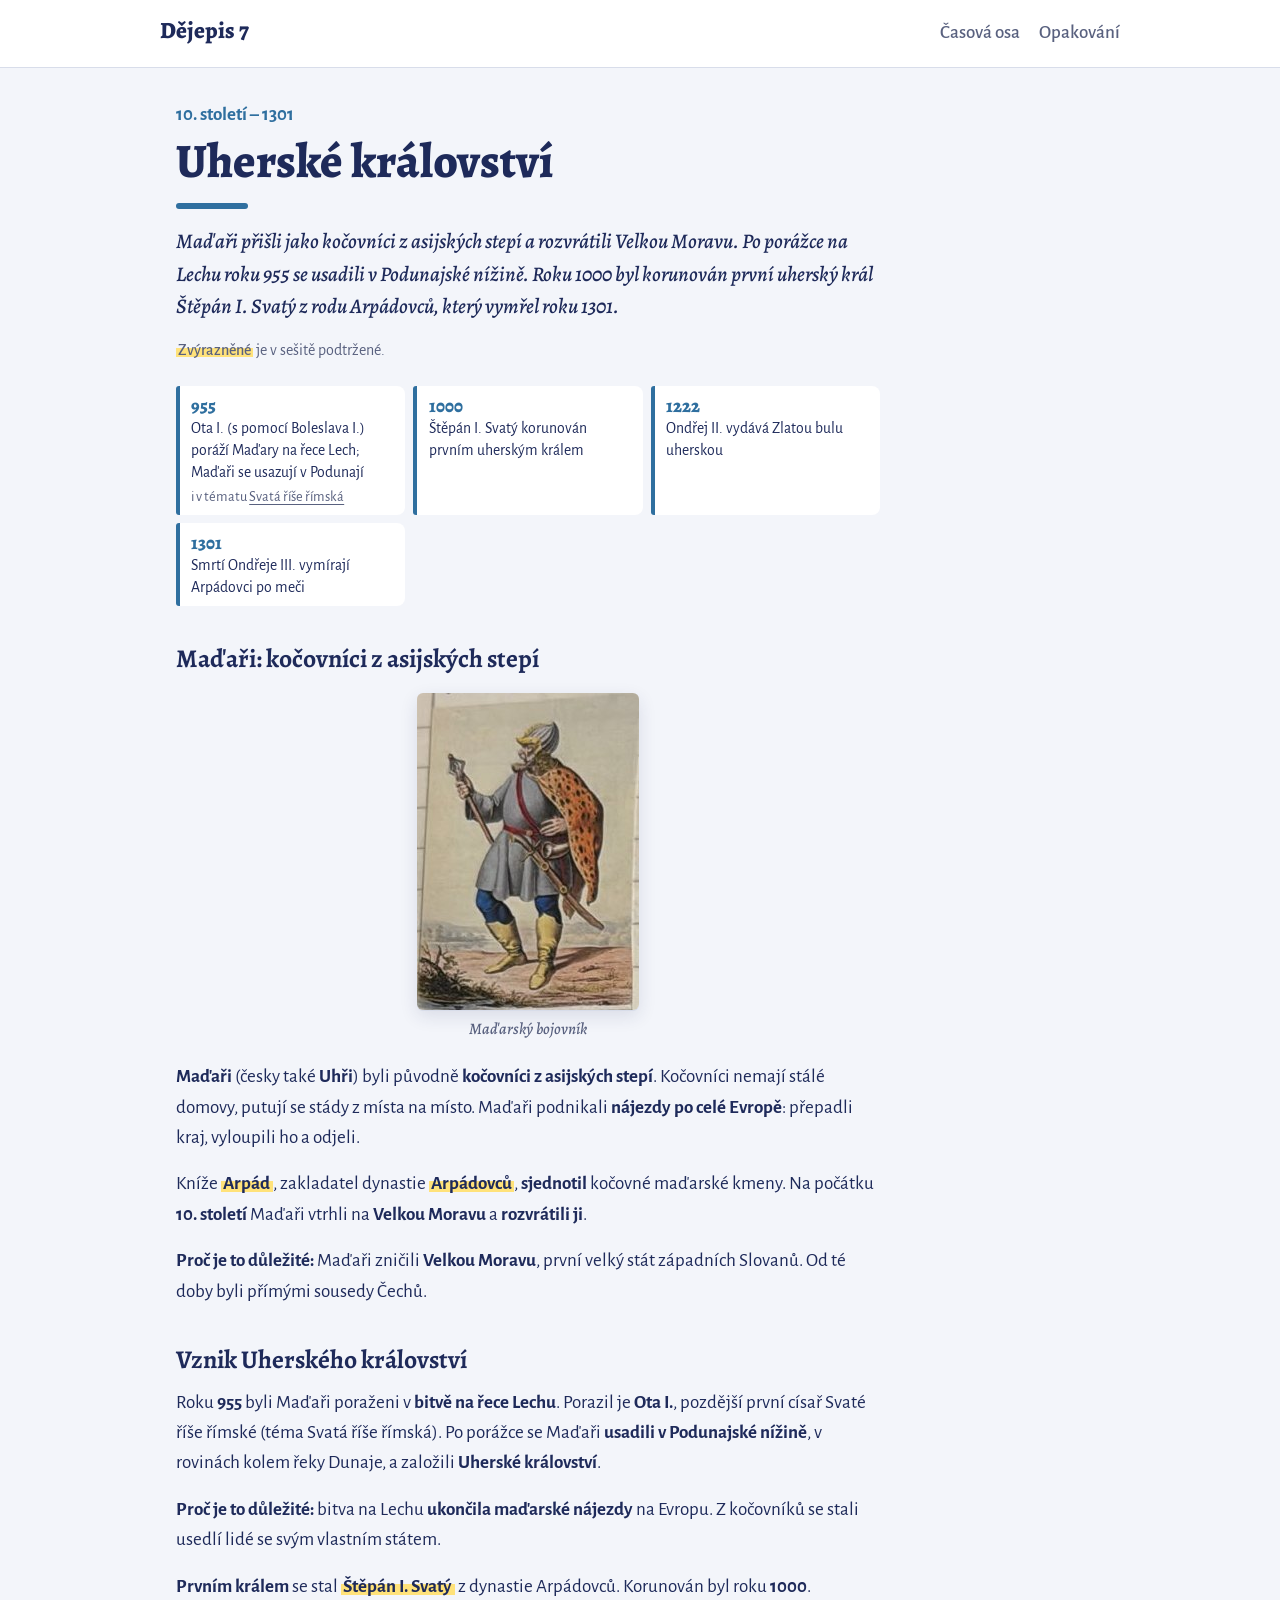
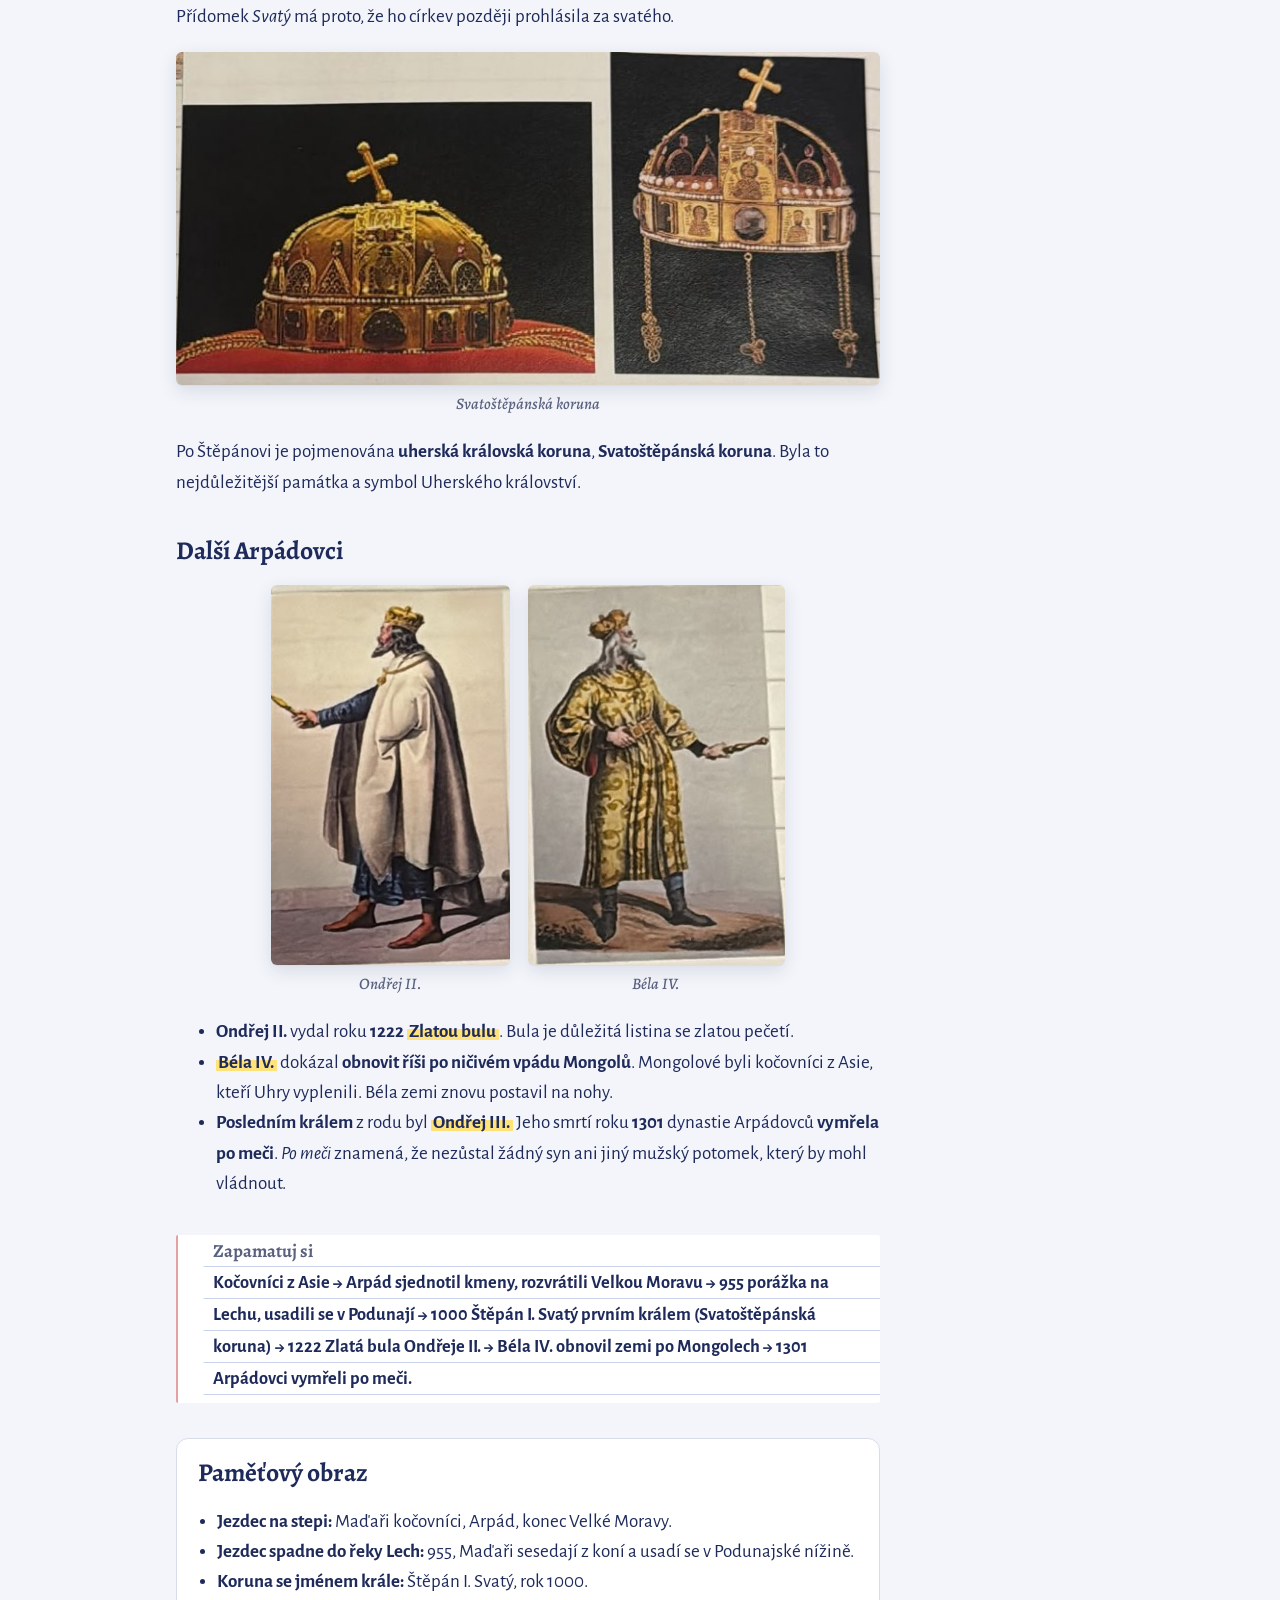
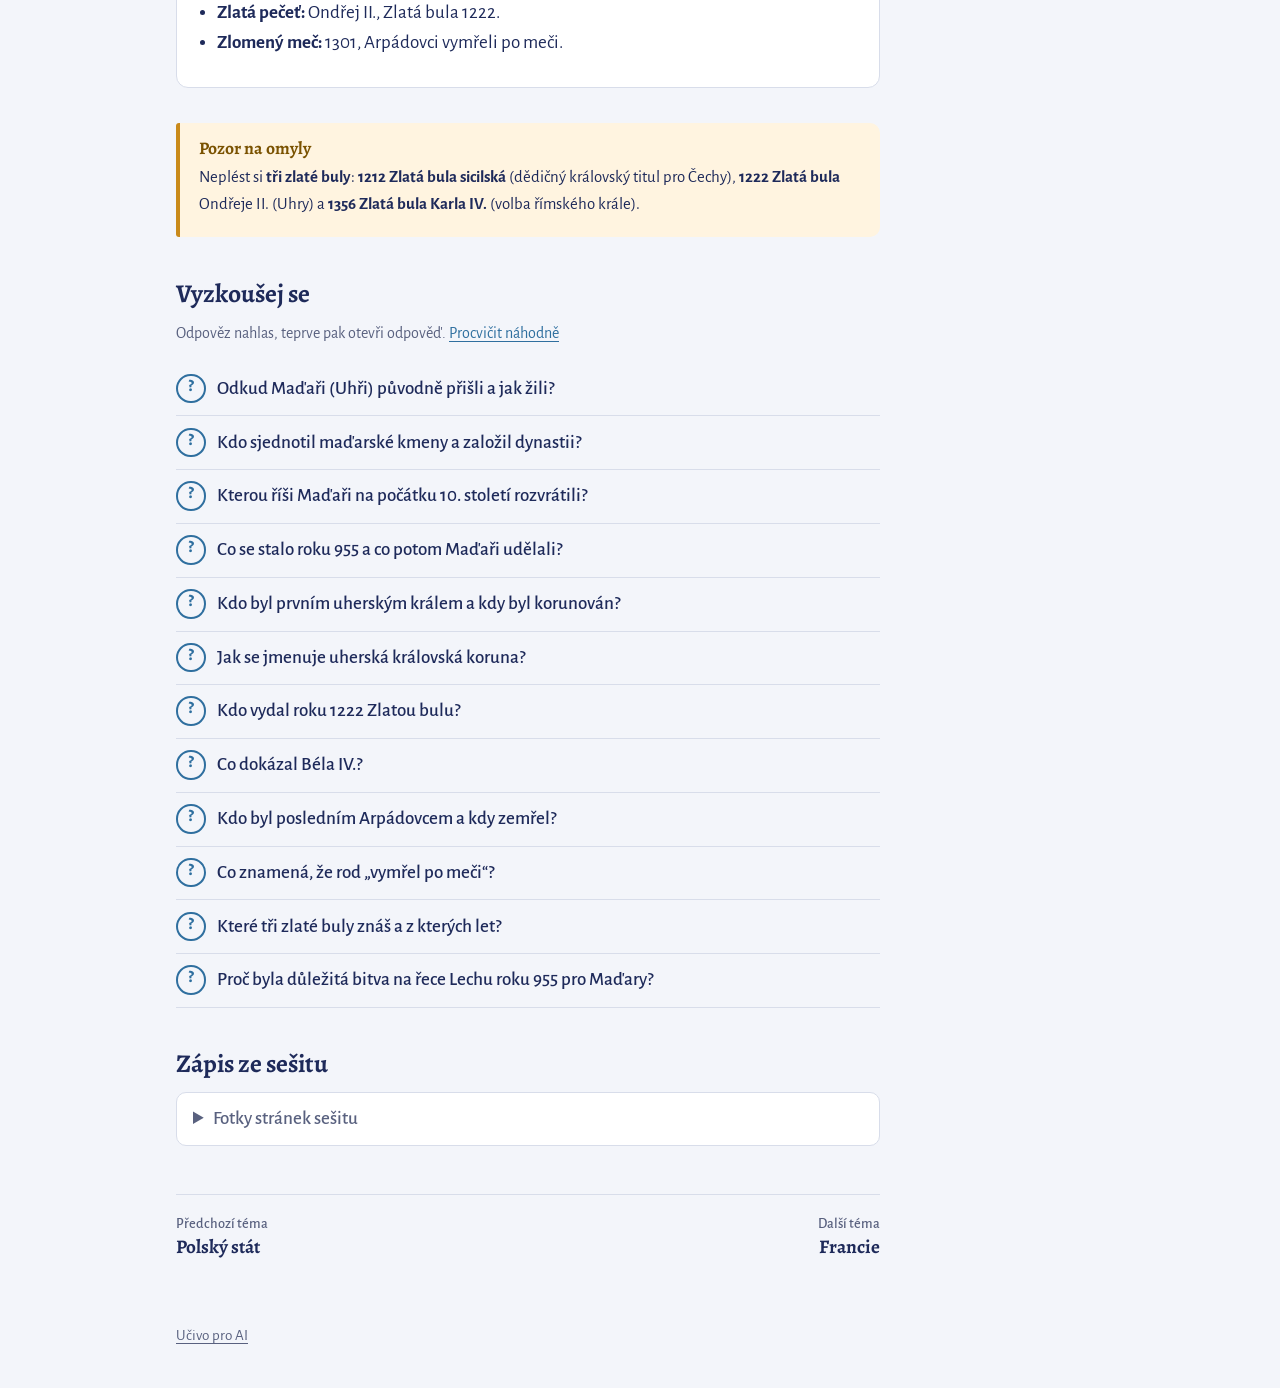
<file: docs/uherske-kralovstvi.html>
<!doctype html><html lang="cs"><head><meta charset="utf-8">
<meta name="viewport" content="width=device-width,initial-scale=1">
<title>Uherské království – Dějepis 7</title><link rel="preconnect" href="https://fonts.googleapis.com"><link rel="preconnect" href="https://fonts.gstatic.com" crossorigin><link rel="stylesheet" href="https://fonts.googleapis.com/css2?family=Alegreya:ital,wght@0,500;0,700;0,800;1,500&family=Alegreya+Sans:ital,wght@0,400;0,500;0,700;1,400&display=swap"><link rel="stylesheet" href="style.css"></head>
<body class="lane-st"><header class="top"><a class="brand" href="index.html">Dějepis 7</a>
<nav><a href="index.html#osa">Časová osa</a><a href="opakovani.html">Opakování</a></nav></header>
<main><article class="chapter"><header class="chapter-head"><p class="span">10. století – 1301</p><h1>Uherské království</h1></header><p class="lead">Maďaři přišli jako kočovníci z asijských stepí a rozvrátili Velkou Moravu. Po porážce na Lechu roku 955 se usadili v Podunajské nížině. Roku 1000 byl korunován první uherský král Štěpán I. Svatý z rodu Arpádovců, který vymřel roku 1301.</p><p class="hint"><mark>Zvýrazněné</mark> je v sešitě podtržené.</p><ol class="chips" aria-label="Letopočty tématu"><li class="st"><b>955</b> Ota I. (s pomocí Boleslava I.) poráží Maďary na řece Lech; Maďaři se usazují v Podunají<span class="also">i v tématu <a href="svata-rise-rimska.html">Svatá říše římská</a></span></li><li class="st"><b>1000</b> Štěpán I. Svatý korunován prvním uherským králem</li><li class="st"><b>1222</b> Ondřej II. vydává Zlatou bulu uherskou</li><li class="st"><b>1301</b> Smrtí Ondřeje III. vymírají Arpádovci po meči</li></ol>
<h2>Maďaři: kočovníci z asijských stepí</h2>
<div class="figs"><figure><a href="assets/ilustrace/madarsky-bojovnik.jpg" target="_blank"><img loading="lazy" src="assets/ilustrace/madarsky-bojovnik.jpg" alt="Maďarský bojovník"></a><figcaption>Maďarský bojovník</figcaption></figure></div>
<p><strong>Maďaři</strong> (česky také <strong>Uhři</strong>) byli původně <strong>kočovníci z asijských stepí</strong>. Kočovníci nemají stálé domovy, putují se stády z místa na místo. Maďaři podnikali <strong>nájezdy po celé Evropě</strong>: přepadli kraj, vyloupili ho a odjeli.</p>
<p>Kníže <mark>Arpád</mark>, zakladatel dynastie <mark>Arpádovců</mark>, <strong>sjednotil</strong> kočovné maďarské kmeny. Na počátku <strong>10. století</strong> Maďaři vtrhli na <strong>Velkou Moravu</strong> a <strong>rozvrátili ji</strong>.</p>
<p><strong>Proč je to důležité:</strong> Maďaři zničili <strong>Velkou Moravu</strong>, první velký stát západních Slovanů. Od té doby byli přímými sousedy Čechů.</p>
<h2>Vznik Uherského království</h2>
<p>Roku <strong>955</strong> byli Maďaři poraženi v <strong>bitvě na řece Lechu</strong>. Porazil je <strong>Ota I.</strong>, pozdější první císař Svaté říše římské (téma Svatá říše římská). Po porážce se Maďaři <strong>usadili v Podunajské nížině</strong>, v rovinách kolem řeky Dunaje, a založili <strong>Uherské království</strong>.</p>
<p><strong>Proč je to důležité:</strong> bitva na Lechu <strong>ukončila maďarské nájezdy</strong> na Evropu. Z kočovníků se stali usedlí lidé se svým vlastním státem.</p>
<p><strong>Prvním králem</strong> se stal <mark>Štěpán I. Svatý</mark> z dynastie Arpádovců. Korunován byl roku <strong>1000</strong>. Přídomek <em>Svatý</em> má proto, že ho církev později prohlásila za svatého.</p>
<div class="figs"><figure><a href="assets/ilustrace/svatostepanska-koruna.jpg" target="_blank"><img loading="lazy" src="assets/ilustrace/svatostepanska-koruna.jpg" alt="Svatoštěpánská koruna"></a><figcaption>Svatoštěpánská koruna</figcaption></figure></div>
<p>Po Štěpánovi je pojmenována <strong>uherská královská koruna</strong>, <strong>Svatoštěpánská koruna</strong>. Byla to nejdůležitější památka a symbol Uherského království.</p>
<h2>Další Arpádovci</h2>
<div class="figs"><figure><a href="assets/ilustrace/ondrej-ii.jpg" target="_blank"><img loading="lazy" src="assets/ilustrace/ondrej-ii.jpg" alt="Ondřej II."></a><figcaption>Ondřej II.</figcaption></figure><figure><a href="assets/ilustrace/bela-iv.jpg" target="_blank"><img loading="lazy" src="assets/ilustrace/bela-iv.jpg" alt="Béla IV."></a><figcaption>Béla IV.</figcaption></figure></div>
<ul>
<li><strong>Ondřej II.</strong> vydal roku <strong>1222</strong> <mark>Zlatou bulu</mark>. Bula je důležitá listina se zlatou pečetí.</li>
<li><mark>Béla IV.</mark> dokázal <strong>obnovit říši po ničivém vpádu Mongolů</strong>. Mongolové byli kočovníci z Asie, kteří Uhry vyplenili. Béla zemi znovu postavil na nohy.</li>
<li><strong>Posledním králem</strong> z rodu byl <mark>Ondřej III.</mark> Jeho smrtí roku <strong>1301</strong> dynastie Arpádovců <strong>vymřela po meči</strong>. <em>Po meči</em> znamená, že nezůstal žádný syn ani jiný mužský potomek, který by mohl vládnout.</li>
</ul>
<aside class="remember"><h2>Zapamatuj si</h2><p><strong>Kočovníci z Asie → Arpád sjednotil kmeny, rozvrátili Velkou Moravu → 955 porážka na Lechu, usadili se v Podunají → 1000 Štěpán I. Svatý prvním králem (Svatoštěpánská koruna) → 1222 Zlatá bula Ondřeje II. → Béla IV. obnovil zemi po Mongolech → 1301 Arpádovci vymřeli po meči.</strong></p></aside>
<section class="mnemo"><h2>Paměťový obraz</h2>
<ul>
<li><strong>Jezdec na stepi:</strong> Maďaři kočovníci, Arpád, konec Velké Moravy.</li>
<li><strong>Jezdec spadne do řeky Lech:</strong> 955, Maďaři sesedají z koní a usadí se v Podunajské nížině.</li>
<li><strong>Koruna se jménem krále:</strong> Štěpán I. Svatý, rok 1000.</li>
<li><strong>Zlatá pečeť:</strong> Ondřej II., Zlatá bula 1222.</li>
<li><strong>Zlomený meč:</strong> 1301, Arpádovci vymřeli po meči.</li>
</ul>
</section><aside class="fix"><h2>Pozor na omyly</h2><p>Neplést si <strong>tři zlaté buly</strong>: <strong>1212 Zlatá bula sicilská</strong> (dědičný královský titul pro Čechy), <strong>1222 Zlatá bula</strong> Ondřeje II. (Uhry) a <strong>1356 Zlatá bula Karla IV.</strong> (volba římského krále).</p>
</aside><section class="quiz"><h2>Vyzkoušej se</h2><p class="hint">Odpověz nahlas, teprve pak otevři odpověď. <a href="opakovani.html#uherske-kralovstvi">Procvičit náhodně</a></p><details class="q"><summary>Odkud Maďaři (Uhři) původně přišli a jak žili?</summary><p>Z asijských stepí; byli to kočovníci a podnikali nájezdy po celé Evropě.</p></details><details class="q"><summary>Kdo sjednotil maďarské kmeny a založil dynastii?</summary><p>Kníže Arpád, zakladatel dynastie Arpádovců.</p></details><details class="q"><summary>Kterou říši Maďaři na počátku 10. století rozvrátili?</summary><p>Velkou Moravu.</p></details><details class="q"><summary>Co se stalo roku 955 a co potom Maďaři udělali?</summary><p>Ota I. je porazil na řece Lechu; usadili se v Podunajské nížině a založili Uherské království.</p></details><details class="q"><summary>Kdo byl prvním uherským králem a kdy byl korunován?</summary><p>Štěpán I. Svatý z rodu Arpádovců, roku 1000.</p></details><details class="q"><summary>Jak se jmenuje uherská královská koruna?</summary><p>Svatoštěpánská koruna.</p></details><details class="q"><summary>Kdo vydal roku 1222 Zlatou bulu?</summary><p>Uherský král Ondřej II.</p></details><details class="q"><summary>Co dokázal Béla IV.?</summary><p>Obnovil říši po ničivém vpádu Mongolů.</p></details><details class="q"><summary>Kdo byl posledním Arpádovcem a kdy zemřel?</summary><p>Ondřej III., roku 1301.</p></details><details class="q"><summary>Co znamená, že rod „vymřel po meči“?</summary><p>Nezůstal žádný mužský potomek, který by mohl vládnout.</p></details><details class="q"><summary>Které tři zlaté buly znáš a z kterých let?</summary><p>1212 sicilská, 1222 Ondřeje II. (uherská), 1356 Karla IV.</p></details><details class="q"><summary>Proč byla důležitá bitva na řece Lechu roku 955 pro Maďary?</summary><p>Skončily jejich nájezdy, usadili se v Podunajské nížině a založili vlastní stát.</p></details></section><section class="notebook"><h2>Zápis ze sešitu</h2>
<details class="sesit">
<summary>Fotky stránek sešitu</summary>
<div class="figs"><figure><a href="assets/sesit-13.jpg" target="_blank"><img loading="lazy" src="assets/sesit-13.jpg" alt="Uherské království"></a><figcaption>Uherské království</figcaption></figure></div>
<div class="figs"><figure><a href="assets/sesit-14.jpg" target="_blank"><img loading="lazy" src="assets/sesit-14.jpg" alt="Ondřej II. a Béla IV."></a><figcaption>Ondřej II. a Béla IV.</figcaption></figure></div>
</details></section></article><nav class="pager" aria-label="Další témata"><a class="prev" href="polsky-stat.html"><small>Předchozí téma</small>Polský stát</a><a class="next" href="francie.html"><small>Další téma</small>Francie</a></nav></main>
<footer class="foot"><a href="index.html#ai">Učivo pro AI</a></footer></body></html>
</file>
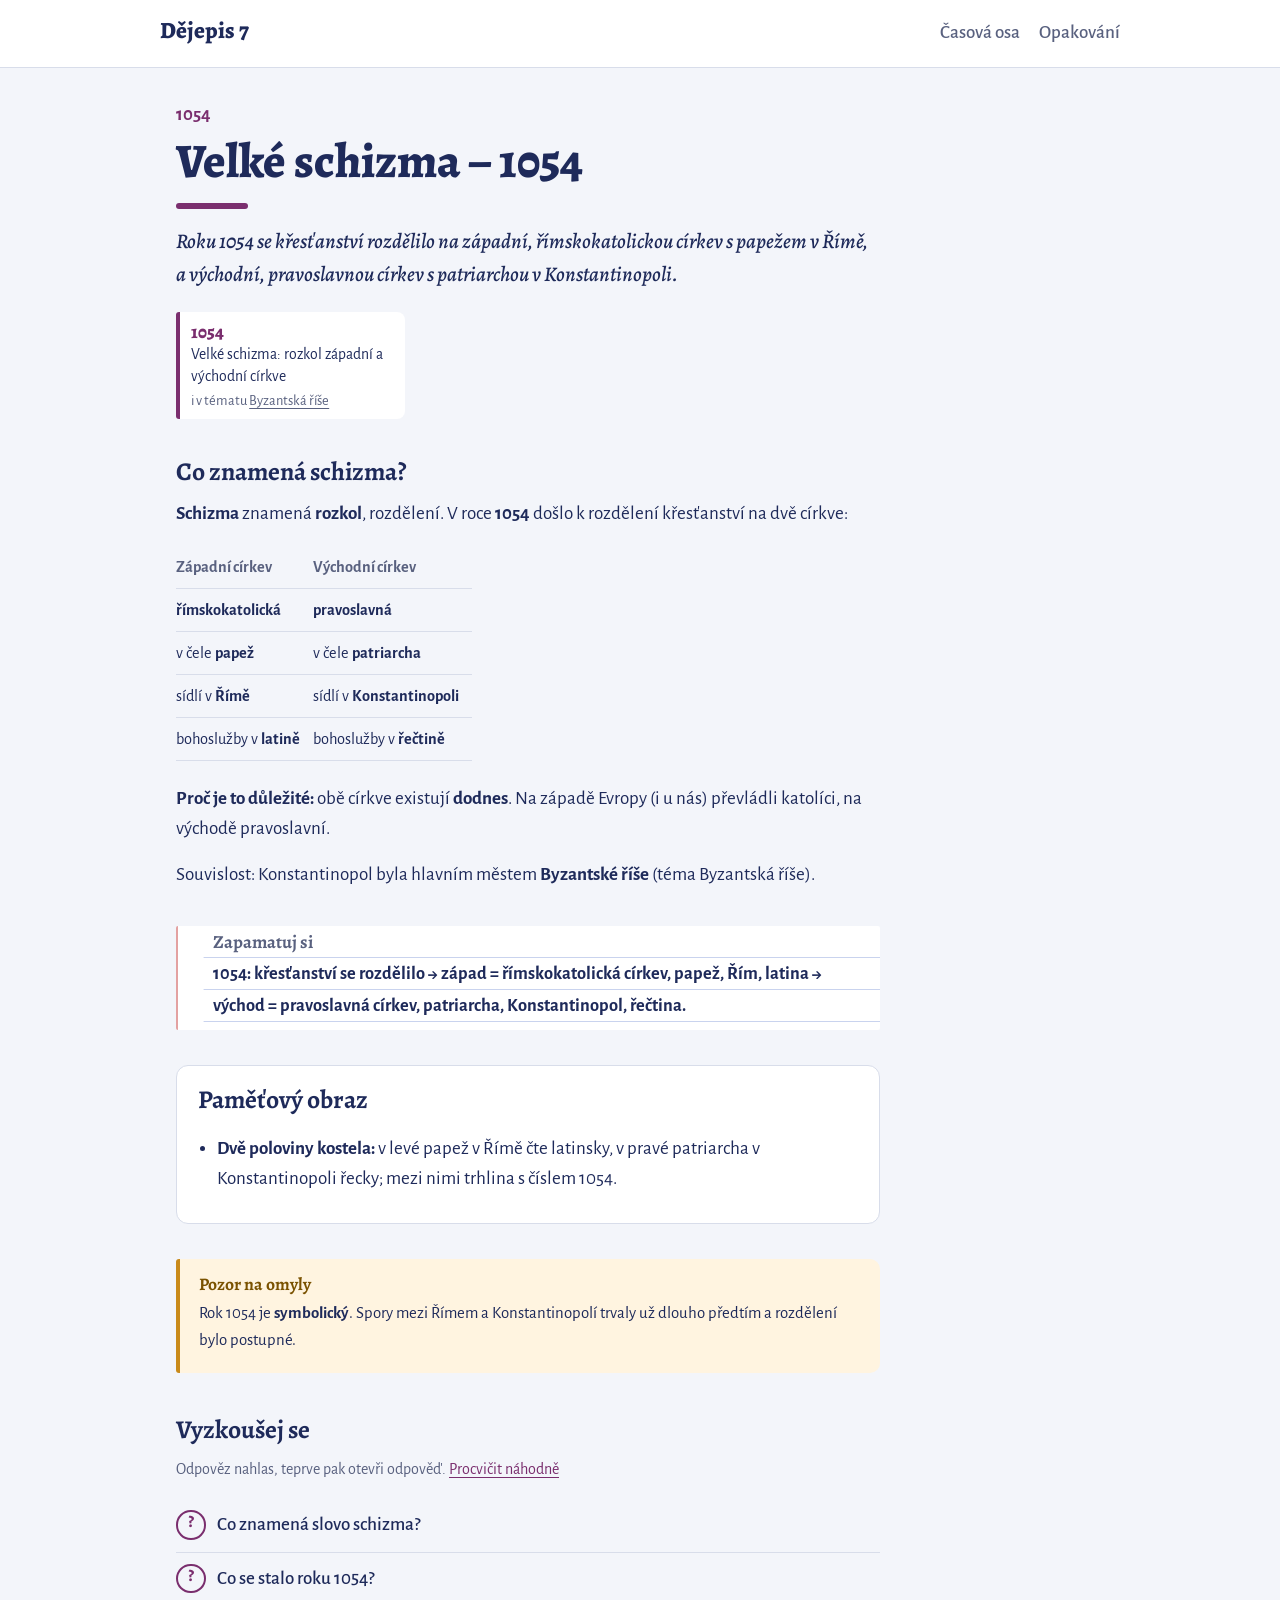
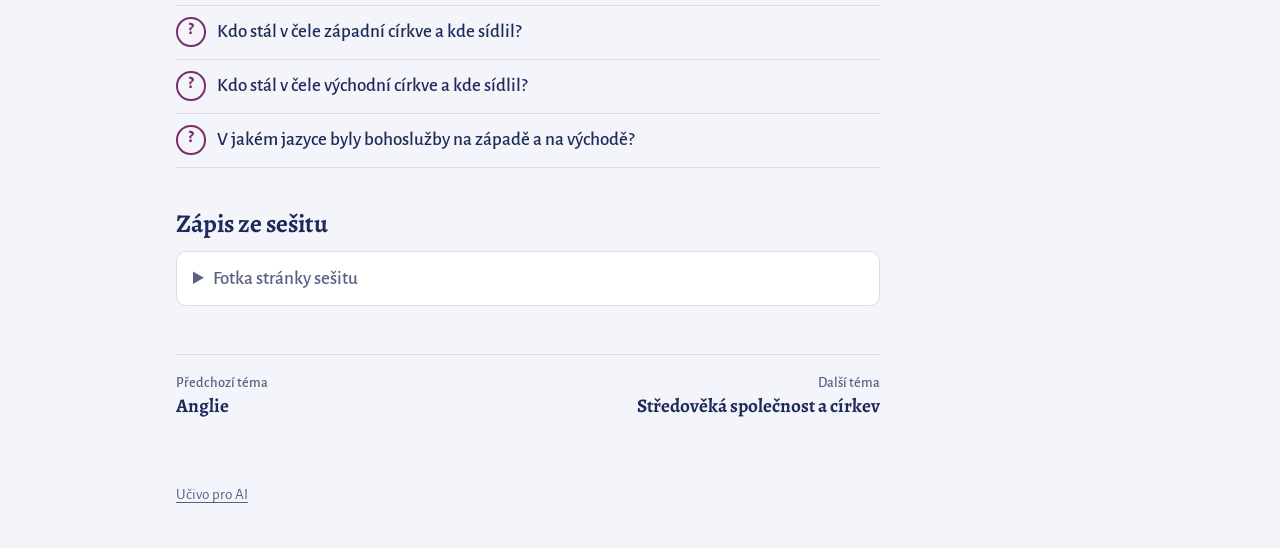
<file: docs/velke-schizma.html>
<!doctype html><html lang="cs"><head><meta charset="utf-8">
<meta name="viewport" content="width=device-width,initial-scale=1">
<title>Velké schizma – 1054 – Dějepis 7</title><link rel="preconnect" href="https://fonts.googleapis.com"><link rel="preconnect" href="https://fonts.gstatic.com" crossorigin><link rel="stylesheet" href="https://fonts.googleapis.com/css2?family=Alegreya:ital,wght@0,500;0,700;0,800;1,500&family=Alegreya+Sans:ital,wght@0,400;0,500;0,700;1,400&display=swap"><link rel="stylesheet" href="style.css"></head>
<body class="lane-byz"><header class="top"><a class="brand" href="index.html">Dějepis 7</a>
<nav><a href="index.html#osa">Časová osa</a><a href="opakovani.html">Opakování</a></nav></header>
<main><article class="chapter"><header class="chapter-head"><p class="span">1054</p><h1>Velké schizma – 1054</h1></header><p class="lead">Roku 1054 se křesťanství rozdělilo na západní, římskokatolickou církev s papežem v Římě, a východní, pravoslavnou církev s patriarchou v Konstantinopoli.</p><ol class="chips" aria-label="Letopočty tématu"><li class="byz"><b>1054</b> Velké schizma: rozkol západní a východní církve<span class="also">i v tématu <a href="byzantska-rise.html">Byzantská říše</a></span></li></ol>
<h2>Co znamená schizma?</h2>
<p><strong>Schizma</strong> znamená <strong>rozkol</strong>, rozdělení. V roce <strong>1054</strong> došlo k rozdělení křesťanství na dvě církve:</p>
<table>
<thead>
<tr>
<th>Západní církev</th>
<th>Východní církev</th>
</tr>
</thead>
<tbody>
<tr>
<td><strong>římskokatolická</strong></td>
<td><strong>pravoslavná</strong></td>
</tr>
<tr>
<td>v čele <strong>papež</strong></td>
<td>v čele <strong>patriarcha</strong></td>
</tr>
<tr>
<td>sídlí v <strong>Římě</strong></td>
<td>sídlí v <strong>Konstantinopoli</strong></td>
</tr>
<tr>
<td>bohoslužby v <strong>latině</strong></td>
<td>bohoslužby v <strong>řečtině</strong></td>
</tr>
</tbody>
</table>
<p><strong>Proč je to důležité:</strong> obě církve existují <strong>dodnes</strong>. Na západě Evropy (i u nás) převládli katolíci, na východě pravoslavní.</p>
<p>Souvislost: Konstantinopol byla hlavním městem <strong>Byzantské říše</strong> (téma Byzantská říše).</p>
<aside class="remember"><h2>Zapamatuj si</h2><p><strong>1054: křesťanství se rozdělilo → západ = římskokatolická církev, papež, Řím, latina → východ = pravoslavná církev, patriarcha, Konstantinopol, řečtina.</strong></p></aside>
<section class="mnemo"><h2>Paměťový obraz</h2>
<ul>
<li><strong>Dvě poloviny kostela:</strong> v levé papež v Římě čte latinsky, v pravé patriarcha v Konstantinopoli řecky; mezi nimi trhlina s číslem 1054.</li>
</ul>
</section><aside class="fix"><h2>Pozor na omyly</h2><p>Rok 1054 je <strong>symbolický</strong>. Spory mezi Římem a Konstantinopolí trvaly už dlouho předtím a rozdělení bylo postupné.</p>
</aside><section class="quiz"><h2>Vyzkoušej se</h2><p class="hint">Odpověz nahlas, teprve pak otevři odpověď. <a href="opakovani.html#velke-schizma">Procvičit náhodně</a></p><details class="q"><summary>Co znamená slovo schizma?</summary><p>Rozkol, rozdělení.</p></details><details class="q"><summary>Co se stalo roku 1054?</summary><p>Křesťanství se rozdělilo na západní (římskokatolickou) a východní (pravoslavnou) církev.</p></details><details class="q"><summary>Kdo stál v čele západní církve a kde sídlil?</summary><p>Papež v Římě.</p></details><details class="q"><summary>Kdo stál v čele východní církve a kde sídlil?</summary><p>Patriarcha v Konstantinopoli.</p></details><details class="q"><summary>V jakém jazyce byly bohoslužby na západě a na východě?</summary><p>Na západě v latině, na východě v řečtině.</p></details></section><section class="notebook"><h2>Zápis ze sešitu</h2>
<details class="sesit">
<summary>Fotka stránky sešitu</summary>
<div class="figs"><figure><a href="assets/sesit-04.jpg" target="_blank"><img loading="lazy" src="assets/sesit-04.jpg" alt="Velké schizma a pracovní list k arabské říši"></a><figcaption>Velké schizma a pracovní list k arabské říši</figcaption></figure></div>
</details></section></article><nav class="pager" aria-label="Další témata"><a class="prev" href="anglie.html"><small>Předchozí téma</small>Anglie</a><a class="next" href="stredoveka-spolecnost.html"><small>Další téma</small>Středověká společnost a církev</a></nav></main>
<footer class="foot"><a href="index.html#ai">Učivo pro AI</a></footer></body></html>
</file>
<file: docs/style.css>
/* Dějepis 7 — ink-blue like the notebook's ballpoint; one colour per timeline lane. */
:root {
  --paper: #F3F5FA;
  --card: #FFFFFF;
  --ink: #1E2A5A;
  --mark: #FFE27A;
  --muted: #59617F;
  --rule: #D8DDEA;
  --rise: #9C6A0E;  /* Frankové a Svatá říše: crown gold */
  --byz: #7A2E6E;   /* Byzanc a církev: porphyry */
  --isl: #12715E;   /* Arabové a islám */
  --cz: #B5352B;    /* České země */
  --st: #2F6F9F;    /* Nové státy Evropy: Polsko, Uhry, Francie, Anglie */
  --accent: var(--ink);
  --serif: "Alegreya", Georgia, serif;
  --sans: "Alegreya Sans", "Segoe UI", system-ui, sans-serif;
}
.rise, .lane-rise, [data-lane="rise"] { --accent: var(--rise); }
.byz, .lane-byz, [data-lane="byz"] { --accent: var(--byz); }
.isl, .lane-isl, [data-lane="isl"] { --accent: var(--isl); }
.cz, .lane-cz, [data-lane="cz"] { --accent: var(--cz); }
.st, .lane-st, [data-lane="st"] { --accent: var(--st); }

* { box-sizing: border-box; }
html { -webkit-text-size-adjust: 100%; }
body { margin: 0; background: var(--paper); color: var(--ink); font: 400 1.1875rem/1.6 var(--sans); }
a { color: var(--accent); text-underline-offset: .18em; }
a:focus-visible, button:focus-visible, summary:focus-visible, select:focus-visible { outline: 3px solid var(--accent); outline-offset: 2px; border-radius: 4px; }
h1, h2, h3 { font-family: var(--serif); line-height: 1.15; color: var(--ink); }
h2 { font-size: 1.6rem; font-weight: 700; margin: 2.4rem 0 .8rem; }
h3 { font-size: 1.25rem; font-weight: 700; margin: 1.8rem 0 .5rem; }
p { margin: 0 0 1rem; }
img { max-width: 100%; display: block; }
.hint { color: var(--muted); font-size: 1rem; }
/* underlined in the notebook: a highlighter stroke, distinct from plain bold */
mark { color: inherit; font-weight: 700; background: linear-gradient(transparent 38%, var(--mark) 38%, var(--mark) 94%, transparent 94%); padding: 0 .12em; }
.hint mark { font-weight: 500; }

/* header + footer */
.top { display: flex; align-items: baseline; justify-content: space-between; gap: 1rem; padding: .9rem max(16px, calc((100vw - 960px) / 2)); background: var(--card); border-bottom: 1px solid var(--rule); }
.brand { font: 800 1.45rem var(--serif); color: var(--ink); text-decoration: none; }
.top nav { display: flex; gap: 1.2rem; }
.top nav a { color: var(--muted); text-decoration: none; font-weight: 500; padding-bottom: 2px; border-bottom: 2px solid transparent; }
.top nav a:hover, .top nav a[aria-current] { color: var(--ink); border-bottom-color: var(--ink); }
main { max-width: 960px; margin: 0 auto; padding: 2rem 16px 3rem; }
.foot { max-width: 960px; margin: 0 auto; padding: 1rem 16px 2.5rem; font-size: .95rem; }
.foot a { color: var(--muted); }

/* home */
.intro { max-width: 40rem; }
.intro h1 { font-size: clamp(2.2rem, 6vw, 3.4rem); font-weight: 800; margin: .6rem 0 1rem; letter-spacing: -.01em; }
.intro p { font-size: 1.2rem; color: var(--muted); }
.topic-list { list-style: none; padding: 0; margin: 0; display: grid; grid-template-columns: repeat(auto-fit, minmax(min(100%, 26rem), 1fr)); gap: 12px; }
.topic-list a { display: block; height: 100%; padding: 1rem 1.2rem 1.1rem; background: var(--card); border-left: 6px solid var(--accent); border-radius: 4px 10px 10px 4px; text-decoration: none; color: var(--ink); }
.topic-list a:hover strong { text-decoration: underline; text-decoration-color: var(--accent); }
.topic-list .span { display: block; color: var(--accent); font-weight: 700; font-size: .95rem; }
.topic-list strong { display: block; font: 700 1.45rem/1.2 var(--serif); margin: .15rem 0 .35rem; }
.topic-list .sum { display: block; color: var(--muted); font-size: 1rem; line-height: 1.5; }
.ink { --accent: var(--ink); }

/* timeline: five lanes, each event sits on its lane */
.osa-wrap { margin-top: 1rem; }
.legend { list-style: none; padding: 0; margin: 0 0 1.2rem; display: flex; flex-wrap: wrap; gap: .4rem 1.2rem; font-size: 1rem; }
.legend li::before { content: ""; display: inline-block; width: .8em; height: .8em; border-radius: 50%; background: var(--accent); margin-right: .45em; vertical-align: -.05em; }
.osa { --y: 6.2rem; --l: 20px; list-style: none; padding: .6rem 0 0; margin: 0; position: relative; }
.osa::before { content: ""; position: absolute; top: 0; bottom: 0; left: var(--y); width: calc(5 * var(--l)); opacity: .28;
  background:
    linear-gradient(var(--rise), var(--rise)) calc(.5 * var(--l) - 1px) 0 / 2px 100% no-repeat,
    linear-gradient(var(--byz), var(--byz)) calc(1.5 * var(--l) - 1px) 0 / 2px 100% no-repeat,
    linear-gradient(var(--isl), var(--isl)) calc(2.5 * var(--l) - 1px) 0 / 2px 100% no-repeat,
    linear-gradient(var(--cz), var(--cz)) calc(3.5 * var(--l) - 1px) 0 / 2px 100% no-repeat,
    linear-gradient(var(--st), var(--st)) calc(4.5 * var(--l) - 1px) 0 / 2px 100% no-repeat; }
.ev { display: grid; grid-template-columns: var(--y) calc(5 * var(--l)) 1fr; align-items: center; padding: .35rem 0; position: relative; }
.ev .year { font: 800 1.3rem var(--serif); color: var(--accent); text-align: right; padding-right: .9rem; white-space: nowrap; }
.ev .lanes { position: relative; height: 14px; }
.ev .dot { position: absolute; top: 0; width: 14px; height: 14px; border-radius: 50%; background: var(--accent); left: calc(var(--lane) * var(--l) + var(--l) / 2 - 7px); box-shadow: 0 0 0 3px var(--paper); }
.ev .bridge { position: absolute; top: 5px; height: 4px; border-radius: 2px; background: var(--ink); left: calc(var(--a) * var(--l) + var(--l) / 2); width: calc((var(--b) - var(--a)) * var(--l)); }
.ev .what { padding: .15rem 0 .15rem .7rem; line-height: 1.4; }
.ev .what .also { display: block; font-size: .95rem; color: var(--muted); }
.ev .what .also a { padding: 0; color: var(--muted); text-decoration: underline; }
.ev a { color: var(--ink); text-decoration: none; padding: .15rem 0 .15rem .7rem; line-height: 1.4; }
.ev a:hover { text-decoration: underline; text-decoration-color: var(--accent); }
.century { font: italic 500 1.05rem var(--serif); color: var(--muted); margin: 1.1rem 0 .2rem; padding-left: calc(var(--y) + 5 * var(--l) + .7rem); }
.osa > .century:first-child { margin-top: 0; }

/* chapter */
.chapter { max-width: 44rem; }
.chapter-head .span { margin: 0; color: var(--accent); font-weight: 700; }
.chapter-head h1 { font-size: clamp(2.1rem, 6vw, 3rem); font-weight: 800; margin: .2rem 0 1rem; }
.chapter-head h1::after { content: ""; display: block; width: 72px; height: 6px; margin-top: .9rem; background: var(--accent); border-radius: 3px; }
.lead { font: italic 500 1.3rem/1.55 var(--serif); }
.chips { list-style: none; padding: 0; margin: 1.4rem 0 .5rem; display: grid; grid-template-columns: repeat(auto-fill, minmax(min(100%, 13.5rem), 1fr)); gap: 8px; }
.chips li { background: var(--card); border-left: 4px solid var(--accent); border-radius: 3px 8px 8px 3px; padding: .45rem .7rem; font-size: .98rem; line-height: 1.4; }
.chips .also { display: block; margin-top: .2rem; font-size: .9rem; color: var(--muted); }
.chips .also a { color: var(--muted); }
.chips b { display: block; font: 800 1.15rem var(--serif); color: var(--accent); }
.chapter table { width: 100%; border-collapse: collapse; margin: 1rem 0 1.4rem; font-size: 1.02rem; display: block; overflow-x: auto; }
.chapter th, .chapter td { text-align: left; padding: .5rem .8rem .5rem 0; border-bottom: 1px solid var(--rule); vertical-align: top; }
.chapter th { font-weight: 700; color: var(--muted); }

.figs { display: flex; flex-wrap: wrap; gap: 18px; justify-content: center; margin: 1.2rem 0 1.4rem; }
figure { margin: 0; max-width: 100%; text-align: center; }
figure img { max-height: 380px; width: auto; margin: 0 auto; border-radius: 6px; box-shadow: 0 1px 0 var(--rule), 0 6px 18px rgba(30, 42, 90, .12); }
figcaption { font: italic 500 1rem var(--serif); color: var(--muted); margin-top: .5rem; }

/* "Zapamatuj si" is written on ruled notebook paper with the red margin line */
figure img[src*="mapy/"] { max-height: 560px; }
.credit { font-size: .85rem; text-align: center; margin-top: -.6rem; }

.remember { margin: 2.2rem 0; padding: 0 1.2rem 0 2.2rem; line-height: 32px; font-size: 1.15rem;
  background: repeating-linear-gradient(#fff 0 31px, #C9D3EE 31px 32px); border-left: 2px solid #E3A1A1; box-shadow: inset 1.6rem 0 0 #fff; border-radius: 2px; }
.remember h2 { margin: 0; padding-top: 0; font-size: 1.15rem; line-height: 32px; color: var(--muted); }
.remember p { margin: 0; padding-bottom: 8px; }
.fix { margin: 1.8rem 0; padding: .9rem 1.2rem .2rem; background: #FFF4E0; border-left: 4px solid #C98A1A; border-radius: 3px 10px 10px 3px; font-size: 1.05rem; }
.fix h2 { margin: 0 0 .4rem; font-size: 1.1rem; color: #7A5200; }
.fact { margin: 1.4rem 0; padding: .8rem 1.1rem .3rem; background: var(--card); border: 1px solid var(--rule); border-top: 4px solid var(--accent); border-radius: 10px; font-size: 1rem; line-height: 1.5; }
.fact h2 { margin: 0 0 .4rem; font-size: 1.1rem; color: var(--muted); }
.fact ul { margin: 0 0 .5rem; padding-left: 1.1rem; }
.fact li { margin-bottom: .4rem; }
/* wide screens: a real side panel in the gutter right of the 44rem chapter column */
@media (min-width: 1040px) { .has-fact { position: relative; } .fact { position: absolute; top: .3rem; right: -14rem; width: 13rem; margin: 0; } }
.mnemo { margin: 2.2rem 0; padding: .2rem 1.3rem .6rem; background: var(--card); border-radius: 12px; border: 1px solid var(--rule); }
.mnemo h2 { margin-top: 1rem; }
.mnemo ul { padding-left: 1.2rem; }
.mnemo figure img { max-height: 640px; }

.quiz { margin-top: 2.6rem; }
details.q { border-bottom: 1px solid var(--rule); }
details.q summary { cursor: pointer; padding: .7rem 0; font-weight: 500; list-style: none; display: flex; gap: .7rem; }
details.q summary::-webkit-details-marker { display: none; }
details.q summary::before { content: "?"; flex: none; width: 1.6rem; height: 1.6rem; border-radius: 50%; border: 2px solid var(--accent); color: var(--accent); font: 800 1rem/1.35rem var(--serif); text-align: center; }
details.q[open] summary::before { content: "!"; background: var(--accent); color: #fff; }
details.q p { margin: 0 0 .9rem 2.3rem; padding-left: .8rem; border-left: 3px solid var(--accent); }

.notebook { margin-top: 2.6rem; }
details.sesit { background: var(--card); border: 1px solid var(--rule); border-radius: 10px; padding: .7rem 1rem; }
details.sesit summary { cursor: pointer; font-weight: 500; color: var(--muted); }
details.sesit[open] summary { margin-bottom: .8rem; }
details.sesit figure img { max-height: none; box-shadow: none; }

.pager { max-width: 44rem; display: flex; justify-content: space-between; gap: 1rem; margin-top: 3rem; padding-top: 1.2rem; border-top: 1px solid var(--rule); }
.pager a { text-decoration: none; color: var(--ink); font: 700 1.2rem var(--serif); max-width: 48%; }
.pager .next { text-align: right; margin-left: auto; }
.pager small { display: block; font: 500 .9rem var(--sans); color: var(--muted); }
.pager a:hover { color: var(--accent); }

/* review */
.tabs { display: flex; flex-wrap: wrap; gap: 8px; margin: 1.6rem 0 0; }
.tab { text-decoration: none; color: var(--ink); background: var(--card); border: 2px solid var(--rule); border-radius: 999px; padding: .35rem .9rem; font-size: 1rem; font-weight: 500; }
.tab:hover { border-color: var(--accent); }
.tab[aria-current] { background: var(--accent); border-color: var(--accent); color: #fff; }
.drill h2 { color: var(--accent); }
.drill-card { background: var(--card); border-left: 6px solid var(--accent); border-radius: 4px 14px 14px 4px; padding: 1.4rem 1.6rem; min-height: 11rem; }
.drill-n { color: var(--muted); font-size: .95rem; margin: 0 0 .4rem; }
.drill-q { font: 700 clamp(1.4rem, 4vw, 1.9rem)/1.25 var(--serif); margin: 0 0 1rem; }
.drill-a { font-size: 1.2rem; margin: 0; padding-top: .8rem; border-top: 1px dashed var(--rule); }
.drill-btns { display: flex; flex-wrap: wrap; gap: 10px; margin: 1rem 0 .6rem; }
button { font: 700 1.05rem var(--sans); border-radius: 10px; padding: .65rem 1.2rem; cursor: pointer; background: var(--accent); color: #fff; border: 2px solid var(--accent); }
button.ghost { background: transparent; color: var(--accent); }
button:disabled { opacity: .45; cursor: default; }
.date-grid { display: grid; grid-template-columns: repeat(auto-fill, minmax(min(100%, 12rem), 1fr)); gap: 10px; }
.card-date { background: var(--card); border-radius: 10px; border-top: 5px solid var(--accent); padding: .6rem .9rem; }
.card-date summary { cursor: pointer; list-style: none; font: 800 1.7rem var(--serif); color: var(--accent); }
.card-date summary::-webkit-details-marker { display: none; }
.card-date p { margin: .3rem 0 0; font-size: 1rem; line-height: 1.45; }

/* AI note */
.ai { margin-top: 3.4rem; padding: 1rem 1.2rem; border: 1px dashed var(--rule); border-radius: 10px; font-size: 1rem; max-width: 44rem; }
.ai h2 { margin: 0 0 .4rem; font-size: 1.15rem; }
.ai .url { color: var(--muted); word-break: break-all; margin: 0; font-size: .92rem; }

@media (max-width: 560px) {
  body { font-size: 1.125rem; }
  .osa { --y: 4.4rem; --l: 13px; }
  .ev .year { font-size: 1.05rem; padding-right: .5rem; }
  .ev .lanes { height: 11px; }
  .ev .dot { width: 11px; height: 11px; left: calc(var(--lane) * var(--l) + var(--l) / 2 - 5.5px); }
  .ev .bridge { top: 4px; height: 3px; }
  .ev .what { padding-left: .5rem; font-size: 1.02rem; }
  .ev a { font-size: 1.02rem; padding-left: .5rem; }
  .century { padding-left: 0; }
  .remember { padding-left: 1.6rem; box-shadow: inset 1.1rem 0 0 #fff; }
  .drill-card { padding: 1.1rem 1.1rem; }
}
</file>
